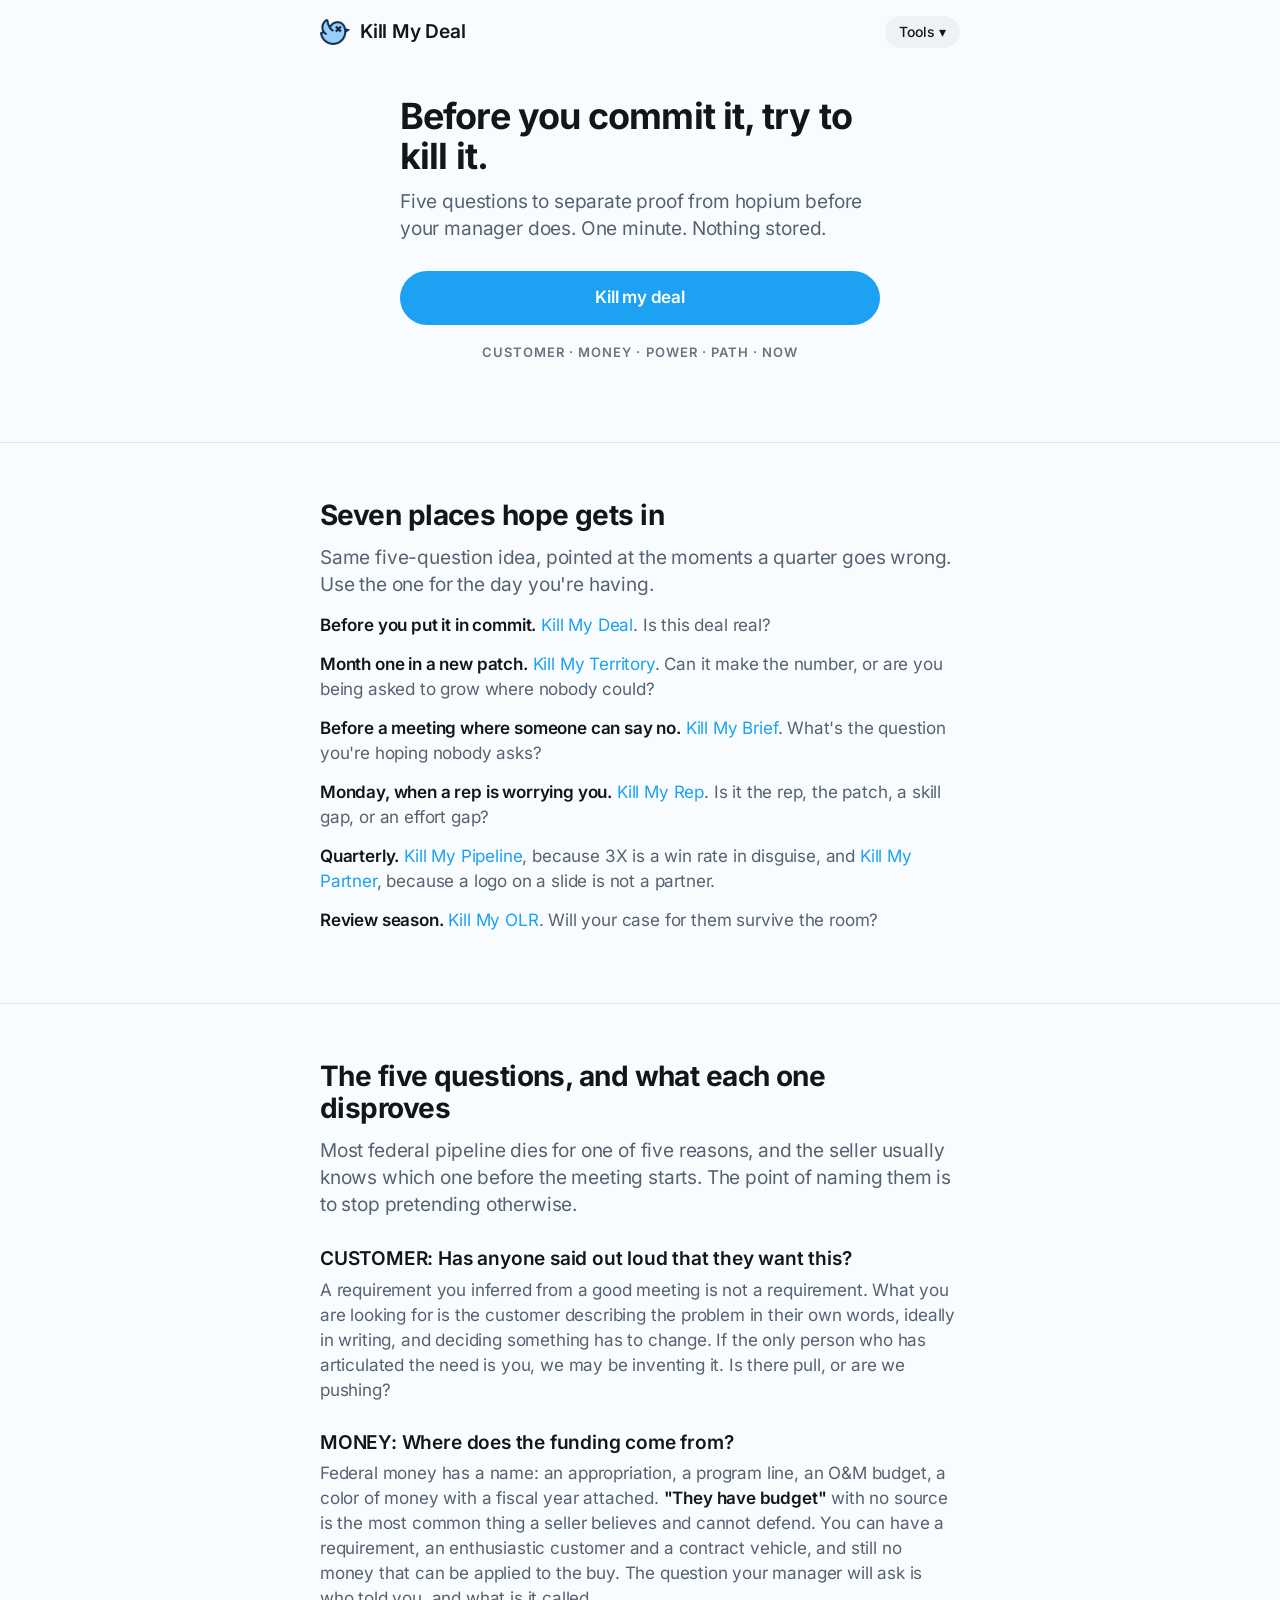
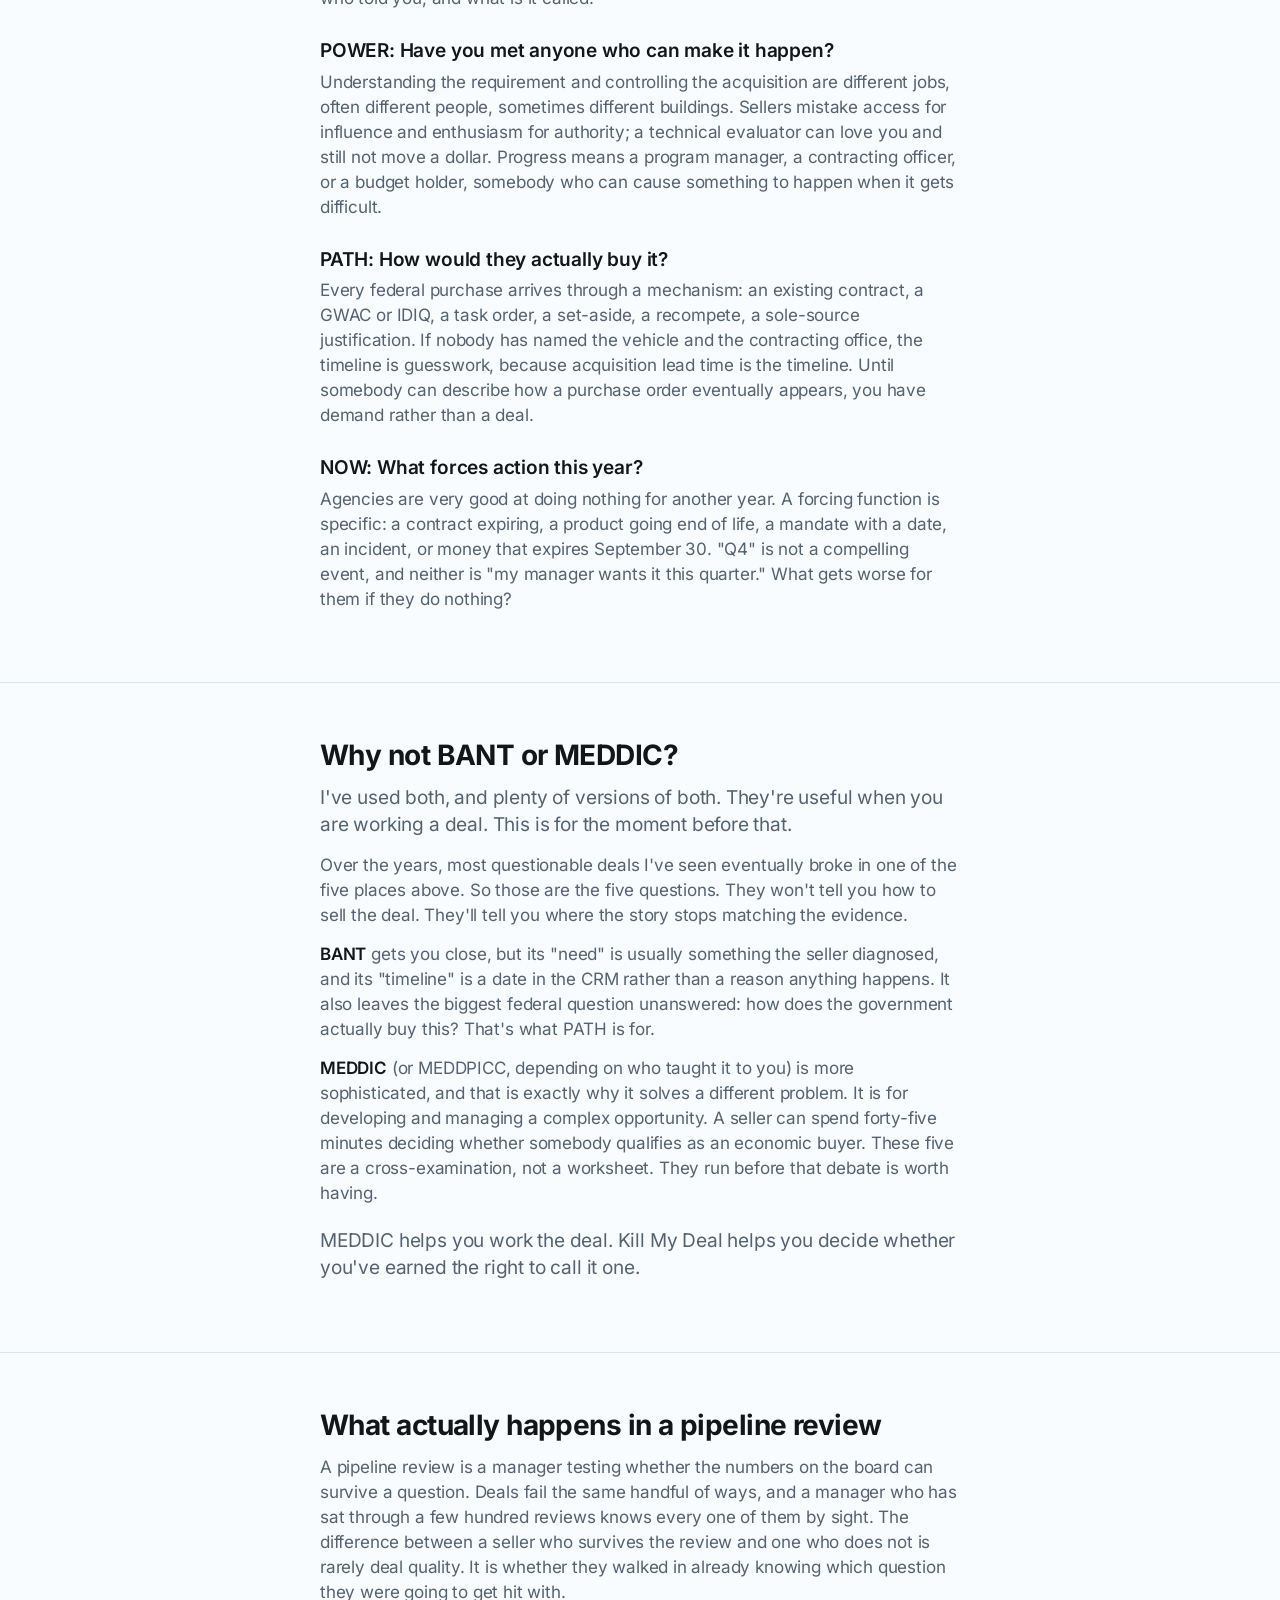
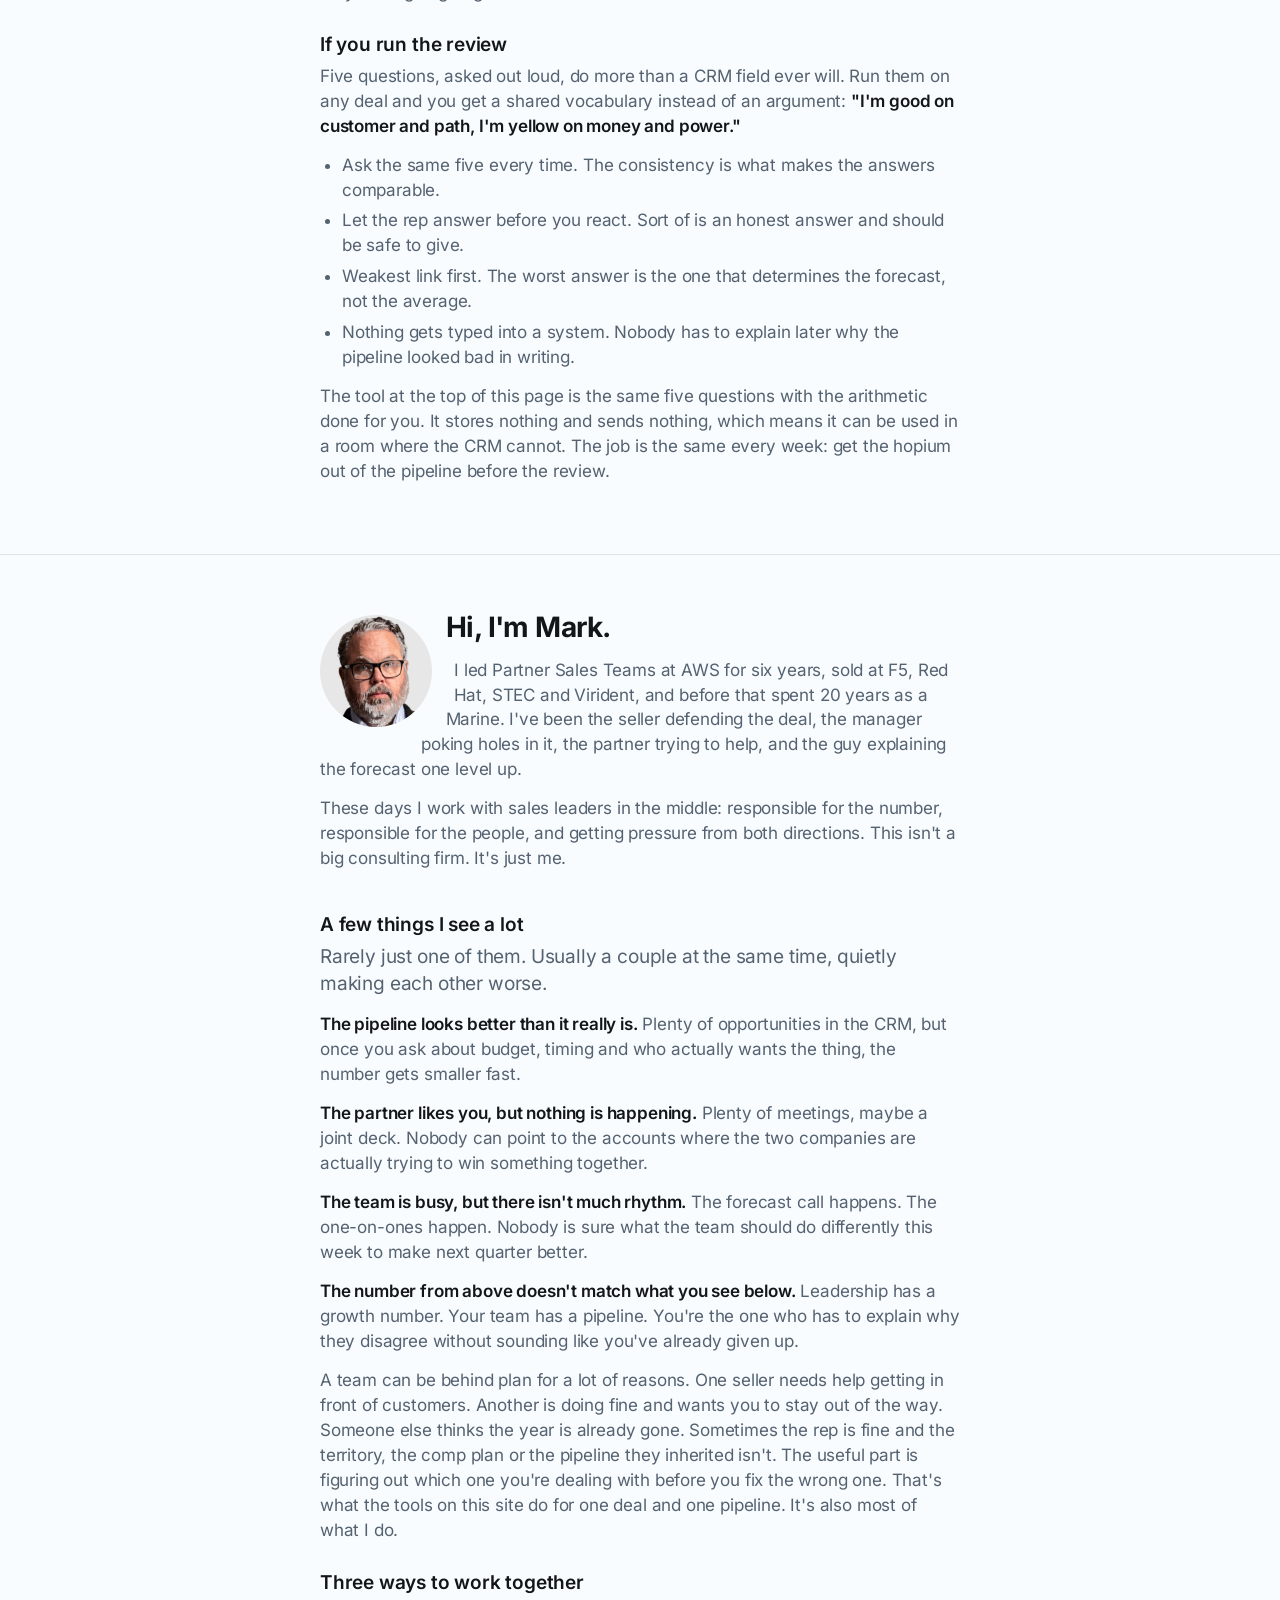
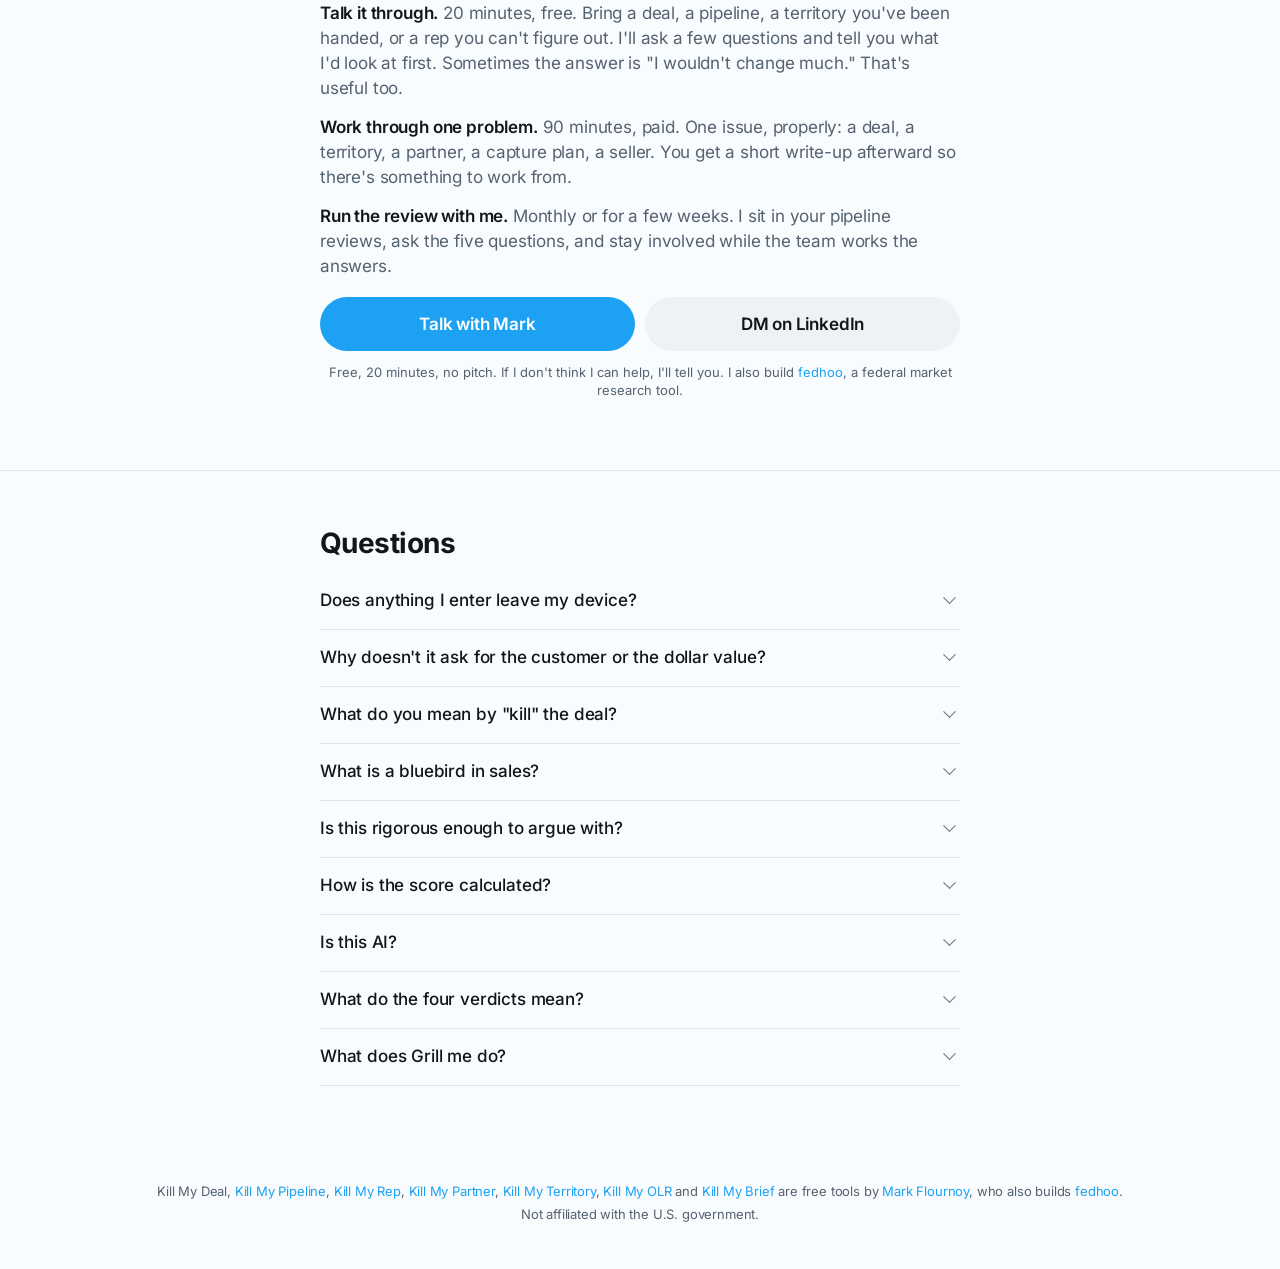
<file: index.html>
<!DOCTYPE html>
<html lang="en">
<head>
<meta charset="utf-8">
<meta name="viewport" content="width=device-width, initial-scale=1, viewport-fit=cover">
<title>Federal Sales Pipeline Review Tool | Kill My Deal</title>
<meta name="description" content="Free pipeline-review tool for federal sellers and sales managers. Five questions (customer, money, power, path, now) scored in your browser. No login, no CRM, no customer data.">
<link rel="canonical" href="https://killmydeal.com/">
<meta name="robots" content="index,follow,max-snippet:-1,max-image-preview:large">
<link rel="icon" type="image/png" sizes="64x64" href="favicon.png">
<link rel="apple-touch-icon" href="apple-touch-icon.png">
<meta property="og:type" content="website">
<meta property="og:url" content="https://killmydeal.com/">
<meta property="og:title" content="Kill My Deal: Before you commit it, try to kill it.">
<meta property="og:description" content="Five questions to find the holes before your manager does. One minute, no CRM, answers stay in your browser.">
<meta property="og:site_name" content="Kill My Deal">
<meta property="og:image" content="https://killmydeal.com/card.jpg">
<meta property="og:image:width" content="1200">
<meta property="og:image:height" content="630">
<meta property="og:image:alt" content="Kill My Deal: Before you commit it, try to kill it. Five questions: customer, money, power, path, now.">
<meta name="twitter:card" content="summary_large_image">
<meta name="twitter:title" content="Kill My Deal: Before you commit it, try to kill it.">
<meta name="twitter:description" content="Five questions to find the holes before your manager does.">
<meta name="twitter:image" content="https://killmydeal.com/card.jpg">
<meta name="twitter:image:alt" content="Kill My Deal: Before you commit it, try to kill it. Five questions: customer, money, power, path, now.">
<meta name="color-scheme" content="light dark">
<meta name="theme-color" media="(prefers-color-scheme: light)" content="#F9FCFF">
<meta name="theme-color" media="(prefers-color-scheme: dark)" content="#101418">
<script type="application/ld+json">
{
  "@context": "https://schema.org",
  "@graph": [
    {
      "@type": "WebApplication",
      "name": "Kill My Deal",
      "url": "https://killmydeal.com/",
      "applicationCategory": "BusinessApplication",
      "operatingSystem": "Any",
      "description": "Score a federal pursuit in five questions before your pipeline review. Runs entirely in the browser; no account, no CRM, no customer data.",
      "image": "https://killmydeal.com/card.jpg",
      "offers": {
        "@type": "Offer",
        "price": "0",
        "priceCurrency": "USD"
      },
      "author": {
        "@id": "https://killmydeal.com/#mark"
      }
    },
    {
      "@type": "Person",
      "@id": "https://killmydeal.com/#mark",
      "name": "Mark Flournoy",
      "jobTitle": "Federal sales advisor",
      "description": "Six years leading Federal Partner Sales at AWS; prior roles at F5, Red Hat, STEC and Virident; 20 years a Marine.",
      "url": "https://killmydeal.com/#mark",
      "knowsAbout": [
        "Federal sales",
        "Pipeline qualification",
        "Pipeline coverage",
        "Sales management cadence",
        "Partner and channel sales",
        "Federal go-to-market"
      ],
      "sameAs": [
        "https://fedhoo.com",
        "https://www.linkedin.com/in/markflournoy/"
      ]
    },
    {
      "@type": "FAQPage",
      "mainEntity": [
        {
          "@type": "Question",
          "name": "Does anything I enter leave my device?",
          "acceptedAnswer": {
            "@type": "Answer",
            "text": "Your answers stay in your browser. The scoring is JavaScript running on this page: no account, no database, no CRM connection, no API call. The site counts page views with Google Analytics, and that is all it sends. It never sends your answers, and it never sends the part of the link where a shared verdict lives. If you press Share, your five answers go into the link so you can send the result to somebody, and that is the only time they leave the page."
          }
        },
        {
          "@type": "Question",
          "name": "Why doesn't it ask for the customer or the dollar value?",
          "acceptedAnswer": {
            "@type": "Answer",
            "text": "Because it doesn't need them, and asking would make the tool unusable for anyone whose employer restricts where pipeline detail can go. Qualification is about what you can prove, not who the customer is."
          }
        },
        {
          "@type": "Question",
          "name": "What do you mean by \"kill\" the deal?",
          "acceptedAnswer": {
            "@type": "Answer",
            "text": "Trying to kill a deal means trying to disprove your own forecast before somebody else does. If it survives the five questions, you have something you can defend. If it doesn't, you know exactly what evidence is missing. You are killing assumptions, not walking away from the customer."
          }
        },
        {
          "@type": "Question",
          "name": "What is a bluebird in sales?",
          "acceptedAnswer": {
            "@type": "Answer",
            "text": "A deal nobody worked for: an inbound call, a warm introduction, a requirement that appears out of nowhere. They feel like luck, which is why they get forecast on feelings instead of facts. Most of them are dead. The five questions tell you which kind you are holding."
          }
        },
        {
          "@type": "Question",
          "name": "Is this rigorous enough to argue with?",
          "acceptedAnswer": {
            "@type": "Answer",
            "text": "It is a qualification heuristic, not a forecast model. Nobody has calibrated these weights against thousands of closed deals, and this tool has never seen your pipeline. What it does do is ask the same five questions every time, apply the same caps, and show its arithmetic, which is more consistency than most pipeline reviews manage. Use it to find the hole, not to set the number."
          }
        },
        {
          "@type": "Question",
          "name": "How is the score calculated?",
          "acceptedAnswer": {
            "@type": "Answer",
            "text": "Each answer maps to a number (yes 92, sort of 50, no 8), weighted money 26, power 22, customer 20, path 16, now 16. Three caps apply when money, power or customer is a flat no, and no deal with any no can score above 74. Thresholds: healthy from 75, hopium from 55, on life support from 35, kill it below. The number you see on the card is simpler: how many of the five you can defend, with a sort of counting as a half."
          }
        },
        {
          "@type": "Question",
          "name": "Is this AI?",
          "acceptedAnswer": {
            "@type": "Answer",
            "text": "No. It's a fixed rubric: each answer maps to a number, the numbers are weighted, three caps apply, and thresholds produce the verdict. The weights are visible in the page source. A language model given five words would invent context, and confident wrong advice is worse than none."
          }
        },
        {
          "@type": "Question",
          "name": "What do the four verdicts mean?",
          "acceptedAnswer": {
            "@type": "Answer",
            "text": "Healthy: it survived; bring the proof. Hopium: you believe it, you haven't proved it. On life support: something important is still an assumption. Kill it: this is a conversation, not a deal."
          }
        },
        {
          "@type": "Question",
          "name": "What does Grill me do?",
          "acceptedAnswer": {
            "@type": "Answer",
            "text": "It plays the manager. Three hard questions drawn from your weakest answer, one at a time, and you say honestly whether you can answer each one. If you cannot answer two of three about the money, that deal does not belong in commit yet. Better to learn that here than in the meeting."
          }
        }
      ]
    }
  ]
}
</script>
<link rel="stylesheet" href="kmd.css">
<script src="analytics.js" defer></script>
</head>
<body>

<div class="wrap">
  <header class="appbar">
    <button class="logo" id="logoHome" aria-label="Kill My Deal, start over"><picture><source srcset="bird-sm-dark.png" media="(prefers-color-scheme: dark)"><img class="brandmark" src="bird-sm.png" alt="" width="38" height="32"></picture> Kill My Deal</button>
    <details class="menu"><summary><span class="chip">Tools ▾</span></summary><div class="menu-list"><div class="menu-group">For sellers</div><a href="/" class="current">Kill My Deal<small>Before you put it in commit</small></a><a href="/territory/">Kill My Territory<small>Month one in a new patch</small></a><div class="menu-group">For managers</div><a href="/pipeline/">Kill My Pipeline<small>Quarterly, before the review</small></a><a href="/rep/">Kill My Rep<small>When a rep is worrying you</small></a><a href="/partner/">Kill My Partner<small>Before you renew the partnership</small></a><a href="/olr/">Kill My OLR<small>Review season</small></a><div class="menu-group">For anyone</div><a href="/brief/">Kill My Brief<small>Before a meeting where someone can say no</small></a></div></details>
  </header>
  <div id="screen" aria-live="polite">
    <h1>Before you commit it, try to kill it.</h1>
    <p class="dek">Five questions to separate proof from hopium before your manager does.
      One minute. Nothing stored.</p>
    <button class="btn btn-primary btn-lg btn-full" id="prep" type="button">Kill my deal</button>
    <p class="pillars">Customer · Money · Power · Path · Now</p></div>
</div>

<section class="band" id="tools" aria-labelledby="tools-h">
  <div class="band-inner">
    <h2 id="tools-h">Seven places hope gets in</h2>
    <p class="lede">Same five-question idea, pointed at the moments a quarter goes wrong. Use the one for the day you're having.</p>
    <p><strong>Before you put it in commit.</strong> <a href="/">Kill My Deal</a>. Is this deal real?</p>
    <p><strong>Month one in a new patch.</strong> <a href="/territory/">Kill My Territory</a>. Can it make the number, or are
      you being asked to grow where nobody could?</p>
    <p><strong>Before a meeting where someone can say no.</strong> <a href="/brief/">Kill My Brief</a>. What's the question
      you're hoping nobody asks?</p>
    <p><strong>Monday, when a rep is worrying you.</strong> <a href="/rep/">Kill My Rep</a>. Is it the rep, the patch, a
      skill gap, or an effort gap?</p>
    <p><strong>Quarterly.</strong> <a href="/pipeline/">Kill My Pipeline</a>, because 3X is a win rate in disguise, and
      <a href="/partner/">Kill My Partner</a>, because a logo on a slide is not a partner.</p>
    <p><strong>Review season.</strong> <a href="/olr/">Kill My OLR</a>. Will your case for them survive the room?</p>
  </div>
</section>

<section class="band" id="how" aria-labelledby="how-h">
  <div class="band-inner">
    <h2 id="how-h">The five questions, and what each one disproves</h2>
    <p class="lede">Most federal pipeline dies for one of five reasons, and the seller usually knows which
      one before the meeting starts. The point of naming them is to stop pretending otherwise.</p>
    <h3>CUSTOMER: Has anyone said out loud that they want this?</h3>
    <p>A requirement you inferred from a good meeting is not a requirement. What you are looking for is the
      customer describing the problem in their own words, ideally in writing, and deciding something has to
      change. If the only person who has articulated the need is you, we may be inventing it. Is there pull,
      or are we pushing?</p>
    <h3>MONEY: Where does the funding come from?</h3>
    <p>Federal money has a name: an appropriation, a program line, an O&amp;M budget, a color of money with a
      fiscal year attached. <strong>"They have budget"</strong> with no source is the most common thing a
      seller believes and cannot defend. You can have a requirement, an enthusiastic customer and a contract
      vehicle, and still no money that can be applied to the buy. The question your manager will ask is who
      told you, and what is it called.</p>
    <h3>POWER: Have you met anyone who can make it happen?</h3>
    <p>Understanding the requirement and controlling the acquisition are different jobs, often different
      people, sometimes different buildings. Sellers mistake access for influence and enthusiasm for
      authority; a technical evaluator can love you and still not move a dollar. Progress means a program
      manager, a contracting officer, or a budget holder, somebody who can cause something to happen when
      it gets difficult.</p>
    <h3>PATH: How would they actually buy it?</h3>
    <p>Every federal purchase arrives through a mechanism: an existing contract, a GWAC or IDIQ, a task order,
      a set-aside, a recompete, a sole-source justification. If nobody has named the vehicle and the
      contracting office, the timeline is guesswork, because acquisition lead time is the timeline. Until
      somebody can describe how a purchase order eventually appears, you have demand rather than a deal.</p>
    <h3>NOW: What forces action this year?</h3>
    <p>Agencies are very good at doing nothing for another year. A forcing function is specific: a contract
      expiring, a product going end of life, a mandate with a date, an incident, or money that expires
      September 30. "Q4" is not a compelling event, and neither is "my manager wants it this quarter."
      What gets worse for them if they do nothing?</p>
  </div>
</section>

<section class="band" id="why" aria-labelledby="why-h">
  <div class="band-inner">
    <h2 id="why-h">Why not BANT or MEDDIC?</h2>
    <p class="lede">I've used both, and plenty of versions of both. They're useful when you are working a
      deal. This is for the moment before that.</p>
    <p>Over the years, most questionable deals I've seen eventually broke in one of the five places above.
      So those are the five questions. They won't tell you how to sell the deal. They'll tell you where the
      story stops matching the evidence.</p>
    <p><strong>BANT</strong> gets you close, but its "need" is usually something the seller diagnosed, and
      its "timeline" is a date in the CRM rather than a reason anything happens. It also leaves the biggest
      federal question unanswered: how does the government actually buy this? That's what PATH is for.</p>
    <p><strong>MEDDIC</strong> (or MEDDPICC, depending on who taught it to you) is more sophisticated, and
      that is exactly why it solves a different problem. It is for developing and managing a complex
      opportunity. A seller can spend forty-five minutes deciding whether somebody qualifies as an economic
      buyer. These five are a cross-examination, not a worksheet. They run before that debate is worth
      having.</p>
    <p class="lede" style="margin-top:22px;">MEDDIC helps you work the deal. Kill My Deal helps you decide
      whether you've earned the right to call it one.</p>
  </div>
</section>

<section class="band" id="review" aria-labelledby="review-h">
  <div class="band-inner">
    <h2 id="review-h">What actually happens in a pipeline review</h2>
    <p>A pipeline review is a manager testing whether the numbers on the board can survive a question. Deals fail the same handful of ways, and a manager who has sat through a few
      hundred reviews knows every one of them by sight. The difference between a seller who survives the
      review and one who does not is rarely deal quality. It is whether they walked in already knowing
      which question they were going to get hit with.</p>
    <h3>If you run the review</h3>
    <p>Five questions, asked out loud, do more than a CRM field ever will. Run them on any deal and you get
      a shared vocabulary instead of an argument: <strong>"I'm good on customer and path, I'm yellow on
      money and power."</strong></p>
    <ul>
      <li>Ask the same five every time. The consistency is what makes the answers comparable.</li>
      <li>Let the rep answer before you react. Sort of is an honest answer and should be safe to give.</li>
      <li>Weakest link first. The worst answer is the one that determines the forecast, not the average.</li>
      <li>Nothing gets typed into a system. Nobody has to explain later why the pipeline looked bad in writing.</li>
    </ul>
    <p>The tool at the top of this page is the same five questions with the arithmetic done for you. It
      stores nothing and sends nothing, which means it can be used in a room where the CRM cannot. The
      job is the same every week: get the hopium out of the pipeline before the review.</p>
  </div>
</section>

<section class="band" id="mark" aria-labelledby="mark-h">
  <div class="band-inner">
    <div class="who">
      <img src="mark.jpg" alt="Mark Flournoy" width="120" height="120" loading="lazy" decoding="async"
           onerror="this.remove();">
        <h2 id="mark-h">Hi, I'm Mark.</h2>
        <p>I led Partner Sales Teams at AWS for six years, sold at F5, Red Hat, STEC and Virident, and
          before that spent 20 years as a Marine. I've been the seller defending the deal, the manager
          poking holes in it, the partner trying to help, and the guy explaining the forecast one level up.</p>
        <p>These days I work with sales leaders in the middle: responsible for the number, responsible for
          the people, and getting pressure from both directions. This isn't a big consulting firm. It's just me.</p>
    </div>

    <h3>A few things I see a lot</h3>
    <p class="lede">Rarely just one of them. Usually a couple at the same time, quietly making each other worse.</p>
    <p><strong>The pipeline looks better than it really is.</strong> Plenty of opportunities in the CRM, but once
      you ask about budget, timing and who actually wants the thing, the number gets smaller fast.</p>
    <p><strong>The partner likes you, but nothing is happening.</strong> Plenty of meetings, maybe a joint deck.
      Nobody can point to the accounts where the two companies are actually trying to win something together.</p>
    <p><strong>The team is busy, but there isn't much rhythm.</strong> The forecast call happens. The one-on-ones
      happen. Nobody is sure what the team should do differently this week to make next quarter better.</p>
    <p><strong>The number from above doesn't match what you see below.</strong> Leadership has a growth number.
      Your team has a pipeline. You're the one who has to explain why they disagree without sounding like
      you've already given up.</p>
    <p>A team can be behind plan for a lot of reasons. One seller needs help getting in front of customers.
      Another is doing fine and wants you to stay out of the way. Someone else thinks the year is already
      gone. Sometimes the rep is fine and the territory, the comp plan or the pipeline they inherited isn't.
      The useful part is figuring out which one you're dealing with before you fix the wrong one. That's what
      the tools on this site do for one deal and one pipeline. It's also most of what I do.</p>

    <h3>Three ways to work together</h3>
    <p><strong>Talk it through.</strong> 20 minutes, free. Bring a deal, a pipeline, a territory you've
      been handed, or a rep you can't figure out. I'll ask a few questions and tell you what I'd look at first. Sometimes the answer is "I wouldn't
      change much." That's useful too.</p>
    <p><strong>Work through one problem.</strong> 90 minutes, paid. One issue, properly: a deal, a territory,
      a partner, a capture plan, a seller. You get a short write-up afterward so there's something to work from.</p>
    <p><strong>Run the review with me.</strong> Monthly or for a few weeks. I sit in your pipeline reviews,
      ask the five questions, and stay involved while the team works the answers.</p>
    <div class="btn-row">
      <a class="btn btn-primary btn-lg" href="https://calendly.com/markflournoy/chat-with-mark?utm_source=killmydeal&amp;utm_medium=page&amp;utm_content=consulting" target="_blank" rel="noopener">Talk with Mark</a>
      <a class="btn btn-lg" href="https://www.linkedin.com/in/markflournoy/" target="_blank" rel="noopener">DM on LinkedIn</a>
    </div>
    <p class="fine" style="text-align:center;margin-top:12px;">Free, 20 minutes, no pitch. If I don't think I can help, I'll tell you.
      I also build <a href="https://fedhoo.com" target="_blank" rel="noopener">fedhoo</a>, a federal market research tool.</p>
  </div>
</section>

<section class="band" id="faq" aria-labelledby="faq-h">
  <div class="band-inner">
    <h2 id="faq-h">Questions</h2>
    <details class="exp"><summary>Does anything I enter leave my device?</summary>
      <div class="body">Your answers stay in your browser. The scoring is JavaScript running on this page:
        no account, no database, no CRM connection, no API call. The site counts page views with Google
        Analytics, and that is all it sends. It never sends your answers, and it never sends the part of
        the link where a shared verdict lives. If you press Share, your five answers go into the link so
        you can send the result to somebody, and that is the only time they leave the page.</div></details>
    <details class="exp"><summary>Why doesn't it ask for the customer or the dollar value?</summary>
      <div class="body">Because it doesn't need them, and asking would make the tool unusable for anyone whose
        employer restricts where pipeline detail can go. Qualification is about what you can prove, not who the
        customer is.</div></details>
    <details class="exp"><summary>What do you mean by "kill" the deal?</summary>
      <div class="body">Trying to kill a deal means trying to disprove your own forecast before somebody
        else does. If it survives the five questions, you have something you can defend. If it doesn't,
        you know exactly what evidence is missing. You are killing assumptions, not walking away from
        the customer.</div></details>
    <details class="exp"><summary>What is a bluebird in sales?</summary>
      <div class="body">A deal nobody worked for: an inbound call, a warm introduction, a requirement that appears
        out of nowhere. They feel like luck, which is why they get forecast on feelings instead of facts.
        Most of them are dead. The five questions tell you which kind you are holding.</div></details>
    <details class="exp"><summary>Is this rigorous enough to argue with?</summary>
      <div class="body">It is a qualification heuristic, not a forecast model. Nobody has calibrated these
        weights against thousands of closed deals, and this tool has never seen your pipeline. What it
        does do is ask the same five questions every time, apply the same caps, and show its arithmetic,
        which is more consistency than most pipeline reviews manage. Use it to find the hole, not to set
        the number.</div></details>
    <details class="exp"><summary>How is the score calculated?</summary>
      <div class="body">Each answer maps to a number (yes 92, sort of 50, no 8), weighted money 26, power 22,
        customer 20, path 16, now 16. Three caps apply when money, power or customer is a flat no, and no deal
        with any no can score above 74. Thresholds: healthy from 75, hopium from 55, on life support from 35,
        kill it below. The number you see on the card is simpler: how many of the five you can
        defend, with a sort of counting as a half.</div></details>
    <details class="exp"><summary>Is this AI?</summary>
      <div class="body">No. It's a fixed rubric: each answer maps to a number, the numbers are weighted, three caps
        apply, and thresholds produce the verdict. The weights are visible in the page source. A language model
        given five words would invent context, and confident wrong advice is worse than none.</div></details>
    <details class="exp"><summary>What do the four verdicts mean?</summary>
      <div class="body"><strong>Healthy:</strong> it survived; bring the proof.
        <strong>Hopium:</strong> you believe it, you haven't proved it.
        <strong>On life support:</strong> something important is still an assumption.
        <strong>Kill it:</strong> this is a conversation, not a deal.</div></details>
    <details class="exp"><summary>What does Grill me do?</summary>
      <div class="body">It plays the manager. Three hard questions drawn from your weakest answer, one at a
        time, and you say honestly whether you can answer each one. If you cannot answer two of three
        about the money, that deal does not belong in commit yet. Better to learn that here than in
        the meeting.</div></details>
  </div>
</section>

<footer class="sitefoot">
  <p>Kill My Deal, <a href="/pipeline/">Kill My Pipeline</a>, <a href="/rep/">Kill My Rep</a>,
    <a href="/partner/">Kill My Partner</a>, <a href="/territory/">Kill My Territory</a>,
    <a href="/olr/">Kill My OLR</a> and <a href="/brief/">Kill My Brief</a> are free tools by
    <a href="https://www.linkedin.com/in/markflournoy/" target="_blank" rel="noopener">Mark Flournoy</a>,
    who also builds <a href="https://fedhoo.com" target="_blank" rel="noopener">fedhoo</a>.</p>
  <p>Not affiliated with the U.S. government.</p>
</footer>
<script>
'use strict';

const esc = (s) => String(s == null ? '' : s).replace(/&/g,'&amp;').replace(/</g,'&lt;').replace(/>/g,'&gt;');
const kmd = (n) => { if (typeof window.kmd === 'function') window.kmd(n); else (window.kmdQ = window.kmdQ || []).push(n); };
const el = () => document.getElementById('screen');
// Every screen change fades up. Re-trigger the animation by toggling the class.
const show = (html) => { const e = el(); e.classList.remove('enter'); e.innerHTML = html; void e.offsetWidth; e.classList.add('enter'); focusScreen(e); };

/* ── Five things ── */
const P = [
  { k:'customer', n:'CUSTOMER', short:'Do they actually want this?',
    q:'Has the customer actually said they want to solve this?', w:20 },
  { k:'money', n:'MONEY', short:'Is there actually funding?',
    q:'Do you know where the money comes from?', w:26 },
  { k:'power', n:'POWER', short:'Are you connected to someone who can make it happen?',
    q:'Are you talking to someone who can make this happen?', w:22 },
  { k:'path', n:'PATH', short:'Do you know how they buy?',
    q:'Do you know how they will buy it?', w:16 },
  { k:'now', n:'NOW', short:'Is something forcing action?',
    q:'Is there a real reason this happens now?', w:16 },
];
const VAL = { yes:92, sort:50, no:8 };

/* the three questions a manager asks when a pillar is soft */
const GRILL = {
  customer: ['What has the customer actually done that proves they intend to buy?',
             'Who said they want this, and what exactly did they say?',
             'What happens to them if they do nothing?'],
  money: ['Who exactly has told you the money is available?',
          'What budget does it come out of?',
          'What happens to your date if the funding slips a quarter?'],
  power: ['Who have you met who can actually move this forward?',
          'Who signs, and have you ever been in a room with them?',
          'Who inside is telling you things you did not have to ask for?'],
  path: ['How would they award this, and through which contracting office?',
         'What vehicle would it go through, and are you on it?',
         'Who else can they buy this from more easily than you?'],
  now: ['What is forcing them to act this year instead of next?',
        'What is the next dated step in their process?',
        'Who owns that date on their side?'],
};

const FIX = {
  customer:'Get the customer to say the problem out loud, in their words.',
  money:'Get one person at the customer to name the funding line this week.',
  power:'Get one meeting above your current contact.',
  path:'Ask which contracting office and vehicle they would use.',
  now:'Find the deadline: expiring contract, end of life, mandate, or budget year.',
};

/* ── Sharing ── */
const CODE = { yes:'y', sort:'s', no:'n' };
const DECODE = { y:'yes', s:'sort', n:'no' };
const encodeAnswers = () => P.map(p => CODE[answers[p.k]]).join('');
function readHash() {
  const h = (location.hash || '').replace('#', '').toLowerCase();
  if (!/^[ysn]{5}$/.test(h)) return null;
  const a = {};
  P.forEach((p, i) => { a[p.k] = DECODE[h[i]]; });
  return a;
}
function shareLink() {
  const base = location.origin && location.origin !== 'null'
    ? location.origin + location.pathname : 'https://killmydeal.com/';
  return base + '#' + encodeAnswers();
}

/* ── The Ask ── */
// Calendly prefill: a1 answers the first question on the booking form.
// Multiples and words only. Never a name, never a dollar figure.
function bookLink(medium, note) {
  return 'https://calendly.com/markflournoy/chat-with-mark?utm_source=killmydeal&utm_medium=' + medium + '&utm_content=after_score&a1=' + encodeURIComponent(note);
}
function bookNote(s) { return `Kill My Deal: ${s.label.toLowerCase()}, ${s.provenText}, weakest ${s.weak.n.toLowerCase()}.`; }
function dmText(s) {
  const w = s.weak.n;
  const v = s.label[0] + s.label.slice(1).toLowerCase();
  return `Mark, just ran a deal through Kill My Deal. ${v}, ${s.provenText}, weakest is ${w.toLowerCase()}: ${GRILL[s.weak.k][0].toLowerCase()} `
       + `I don't have a good answer yet. Worth 20 minutes?`;
}
function dmGrillText(s, missed) {
  const w = s.weak.n;
  return `Mark, ran a deal through Kill My Deal and could not answer ${missed} of your 3 ${w.toLowerCase()} questions. `
       + `Verdict was ${s.label.toLowerCase()}. Want to tell me what you'd go do first?`;
}
// writeText returns a promise, so a synchronous try/catch misses permission
// failures and the button lies about having copied. Every copy path goes
// through this and reports what actually happened.
// Copy runs synchronously inside the click, through a hidden textarea, so it
// cannot lose the race with focus. The async clipboard API is the fallback,
// not the other way round: navigator.clipboard.writeText rejects the moment
// the document is not focused, which is exactly what opening LinkedIn does.
function copyText(text) {
  try {
    const ta = document.createElement('textarea');
    ta.value = text; ta.setAttribute('readonly', ''); ta.style.cssText = 'position:fixed;top:0;left:0;opacity:0;font-size:16px;';
    document.body.appendChild(ta);
    if (/iP(hone|ad|od)/.test(navigator.userAgent)) {   // iOS Safari needs a real range
      ta.contentEditable = 'true'; ta.readOnly = false;
      const r = document.createRange(); r.selectNodeContents(ta);
      const sel = window.getSelection(); sel.removeAllRanges(); sel.addRange(r);
      ta.setSelectionRange(0, text.length);
    } else { ta.select(); }
    const ok = document.execCommand('copy');
    document.body.removeChild(ta);
    if (ok) return Promise.resolve();
  } catch (e) {}
  if (navigator.clipboard && navigator.clipboard.writeText) return navigator.clipboard.writeText(text);
  return Promise.reject(new Error('no clipboard'));
}
// Button feedback is always short enough to fit the pill.
function copyDM(btn, text) {
  kmd('dm_copy');
  copyText(text)
    .then(() => {
      btn.textContent = 'Copied ✓';
      window.open('https://www.linkedin.com/in/markflournoy/', '_blank', 'noopener');
    })
    .catch(() => { btn.textContent = "Couldn't copy"; selectPreview(btn); });
}
// Tapping the preview selects it, so a manual copy is one gesture.
function selectPreview(near) {
  const pv = (near && near.parentElement && near.parentElement.querySelector('.preview')) || document.querySelector('.preview');
  if (!pv) return;
  const r = document.createRange(); r.selectNodeContents(pv);
  const sel = window.getSelection(); sel.removeAllRanges(); sel.addRange(r);
}

const DIAL = { yes:'●', sort:'◐', no:'○' };
const dials = () => P.map(p => DIAL[answers[p.k]]).join(' ');
function shareBlock(s) {
  // Shapes rather than coloured squares: emoji colours belong to whatever
  // platform renders them, and red-versus-green is invisible to a colourblind
  // reader. These inherit the message's own text colour anywhere they land.
  return `Kill My Deal · ${s.label}\n${s.meta}\n`
       + `${dials()}\n`
       + `${P.map(p => p.n).join(' · ')}\n\n`
       + `${s.attack}\n`
       + shareLink();
}

function score(a) {
  const v = (k) => VAL[a[k]];
  let total = Math.round(P.reduce((s,p) => s + v(p.k) * p.w, 0) / P.reduce((s,p) => s + p.w, 0));
  const caps = [];
  if (a.money === 'no') { caps.push("you can't say where the money comes from"); total = Math.min(total, 55); }
  if (a.power === 'no') { caps.push("you haven't reached anyone who can act"); total = Math.min(total, 60); }
  if (a.customer === 'no') { caps.push("the customer hasn't confirmed they intend to act"); total = Math.min(total, 45); }
  // Invariant: a single flat NO anywhere keeps a deal out of HEALTHY. Without
  // this, YES on everything but PATH scored 79 and read "nothing obvious to
  // attack" while PATH showed NO on the same screen.
  if (P.some(p => a[p.k] === 'no')) {
    const named = P.filter(p => a[p.k] === 'no').map(p => p.n.toLowerCase()).join(' and ');
    if (total > 74) caps.push(`you answered no on ${named}`);
    total = Math.min(total, 74);
  }
  const label = total >= 75 ? ['HEALTHY','ready'] :
                total >= 55 ? ['HOPIUM','proof'] :
                total >= 35 ? ['ON LIFE SUPPORT','prove'] : ['KILL IT','dont'];
  
  const ranked = [...P].map(p => ({ ...p, v:v(p.k) }))
    .sort((x,y) => x.v - y.v || (y.k === 'money') - (x.k === 'money'));
  const weak = ranked[0];
  const proven = P.reduce((n, p) => n + (a[p.k] === 'yes' ? 1 : a[p.k] === 'sort' ? .5 : 0), 0);
  const provenText = (proven % 1 ? Math.floor(proven) + '½' : String(proven)) + ' of 5 proven';
  const meta = provenText + '. Weakest: ' + weak.n.toLowerCase() + '.';
  
  const POWER_ATTACKS = [
    "You are best friends with someone who can't spend a single dollar.",
    "Your champion is a tour guide, not a buyer.",
    "Your contact can say no, but they have zero power to say yes.",
    "A technical evaluator can love you and still not move a dime.",
    "You are confusing a fan club with purchasing authority."
  ];

  const ATTACK = {
    customer:'You are the only person in the room who thinks this is a requirement.',
    money:'Your boss is going to come after the money.',
    power: POWER_ATTACKS[Math.floor(Math.random() * POWER_ATTACKS.length)],
    path:'Nobody has said how this actually gets bought.',
    now:'Nothing is forcing them to act, so nothing will.',
  };
  const SUB = {
    HEALTHY:'It survived. Bring the proof.',
    HOPIUM:"You believe it. You haven't proved it.",
    'ON LIFE SUPPORT':"Something important is still an assumption. Don't carry the date yet.",
    'KILL IT':'This is a conversation, not a deal.',
  };
  const moves = ranked.filter(r => a[r.k] !== 'yes').slice(0, 3).map(r => FIX[r.k]);
  return { total, label:label[0], cls:label[1], weak, caps, ranked, moves,
           attack: total >= 75 ? 'Nothing obvious to attack. Bring the proof anyway.' : ATTACK[weak.k],
           sub: SUB[label[0]], proven, provenText, meta };
}

/* ── state ── */
let answers = {}, grillStep = 0, grillOuch = 0, lastScore = null;
// Clearing answers must also clear a shared hash, or a fresh run inherits someone else's verdict on reload.
const clearHash = () => { try { history.replaceState(history.state, '', location.pathname); } catch {} };
/* ── shared behaviors: history, focus, native share, menu ── */
let restoring = false;
// Each screen is a history entry, so the phone's back gesture steps back a screen instead of leaving.
function nav(st) {
  if (restoring) return;
  const cur = history.state && history.state.kmd;
  const same = cur && JSON.stringify(cur) === JSON.stringify(st);
  try { (same ? history.replaceState : history.pushState).call(history, { kmd: st }, '', location.href); } catch {}
}
// Focus the new screen's heading so keyboard and screen-reader users land where the content is.
function focusScreen(e) {
  const f = e.querySelector('.question') || e.querySelector('.question-lg') || e.querySelector('.verdict') || e.querySelector('h1');
  if (f) { f.setAttribute('tabindex', '-1'); try { f.focus({ preventScroll: true }); } catch {} }
}
// On a phone, Share opens the share sheet (Slack, Teams, Messages). Elsewhere it copies.
function shareOut(btn, block, title) {
  const lines = block.split('\n'); const url = lines[lines.length - 1]; const text = lines.slice(0, -1).join('\n').trim();
  const touch = window.matchMedia && matchMedia('(pointer: coarse)').matches;
  const copy = () => copyText(block).then(() => { btn.textContent = 'Copied ✓'; }).catch(() => { btn.textContent = "Couldn't copy"; });
  if (navigator.share && touch) {
    navigator.share({ title, text, url }).then(() => { btn.textContent = 'Shared ✓'; }).catch((e) => { if (!e || e.name !== 'AbortError') copy(); });
  } else copy();
}
document.addEventListener('click', (e) => { document.querySelectorAll('details.menu[open]').forEach(d => { if (!d.contains(e.target)) d.open = false; }); });
document.addEventListener('keydown', (e) => { if (e.key === 'Escape') document.querySelectorAll('details.menu[open]').forEach(d => { d.open = false; d.querySelector('summary').focus(); }); });


/* ── screens ── */
function intro() { show(INTRO_HTML); document.getElementById('prep').onclick = () => ask(0); }
function home() {
  nav(['h']);
  answers = {}; clearHash();
  show(INTRO_HTML);
  document.getElementById('prep').onclick = () => ask(0);
  window.scrollTo({ top: 0 });
}

function ask(i) {
  if (i === 0 && !answers.customer) kmd('start');
  nav(['q', i]);
  const p = P[i];
  show(`
    <div class="progress" role="progressbar" aria-valuemin="0" aria-valuemax="${P.length}" aria-valuenow="${i + 1}">${P.map((_, j) => `<i class="${j <= i ? 'done' : ''}"></i>`).join('')}</div>
    <span class="overline">${p.n} · question ${i + 1} of ${P.length}</span>
    <div class="question">${esc(p.q)}</div>
    <div class="choice-group" role="group" aria-label="${esc(p.q)}">
      <button class="choice" data-v="yes" type="button">Yes</button>
      <button class="choice" data-v="sort" type="button">Sort of</button>
      <button class="choice" data-v="no" type="button">No</button>
    </div>
    ${i > 0 ? '<button class="btn btn-text" id="back" type="button">← Back</button>' : ''}`);
  el().querySelectorAll('.choice').forEach(b => b.onclick = () => {
    answers[p.k] = b.dataset.v;
    if (i < P.length - 1) setTimeout(() => ask(i + 1), 120);
    else setTimeout(result, 120);
  });
  const bk = document.getElementById('back');
  if (bk) bk.onclick = () => history.back();
  window.scrollTo({ top:0 });
}

function plainWhy(s) {
  const soft = P.filter(p => answers[p.k] !== 'yes').map(p => p.n.toLowerCase());
  const firm = P.filter(p => answers[p.k] === 'yes').map(p => p.n.toLowerCase());
  const cap = (t) => t.charAt(0).toUpperCase() + t.slice(1);
  const bits = [];
  if (soft.length) bits.push(cap(`${soft.slice(0, 2).join(' and ')} ${soft.length > 1 ? "aren't" : "isn't"} proven yet`));
  if (firm.length) bits.push(cap(`${firm[0]} is your strongest signal`));
  let out = bits.join('. ') + '.';
  if (s.caps.length) out += ` Score capped because ${s.caps[0]}.`;
  return out;
}

function result(shared) {
  const s = score(answers);
  lastScore = s;
  nav(['r']);
  kmd(shared ? 'verdict_shared' : 'verdict');

  try { 
    if (s.total >= 75) navigator.vibrate(50);
    else if (s.total <= 35) navigator.vibrate([100, 50, 100, 50, 200]); 
  } catch {}

  const firstMove = s.moves[0] || 'Bring the proof you already have and defend the date.';
  show(`
    ${shared ? `<div class="banner">Someone sent you this verdict.
      <button id="runMine" type="button">Run your own →</button></div>` : ''}
    <div class="verdict verdict-${s.cls}">
      <div class="verdict-word">${s.label}</div>
      <div class="verdict-meta">${esc(s.meta)}</div>
      <div class="verdict-attack">${esc(s.attack)}</div>
      ${s.sub ? `<div class="verdict-sub">${esc(s.sub)}</div>` : ''}
    </div>

    <div class="list" aria-label="Your answers">
      ${P.map(p => `<div class="list-item compact">
        <span class="headline">${p.n}</span>
        <span class="trailing${answers[p.k] === 'no' ? ' v-no' : ''}">${answers[p.k] === 'sort' ? 'Sort of' : answers[p.k] === 'yes' ? 'Yes' : 'No'}</span>
      </div>`).join('')}
    </div>

    <div class="card">
      <span class="overline">${s.total >= 75 ? 'They will still ask' : 'Be ready for'}</span>
      <p class="lede">“${esc(GRILL[s.weak.k][0])}”</p>
      <span class="overline" style="margin-top:16px;">Do this first</span>
      <p class="lede">${esc(firstMove)}</p>
    </div>

    <button class="btn btn-primary btn-lg btn-full" id="grill" type="button" style="margin-top:20px;">Grill me</button>
    <div class="btn-row center" style="margin-top:8px;">
      <button class="btn btn-text" id="copy" type="button">Share</button>
      <button class="btn btn-text" id="again" type="button">Start over</button>
    </div>`);

  document.getElementById('grill').onclick = () => { kmd('grill'); grillStep = 0; grillOuch = 0; grill(); };
  document.getElementById('again').onclick = () => { answers = {}; clearHash(); ask(0); };
  const rm = document.getElementById('runMine');
  if (rm) rm.onclick = () => { answers = {}; clearHash(); ask(0); };
  
  document.getElementById('copy').onclick = (e) => {
    const btn = e.currentTarget;
    // Sharing is the one moment the verdict is allowed into the address bar.
    try { history.replaceState(null, '', '#' + encodeAnswers()); } catch {}
    kmd('share');
    shareOut(btn, shareBlock(s), 'Kill My Deal');
  };
  
  mountMark();
  window.scrollTo({ top:0 });
}

/* ── boss mode ── */
function grill() {
  const qs = GRILL[lastScore.weak.k];
  if (grillStep >= 3) return grillDone();
  nav(['g', grillStep, grillOuch]);
  show(`
    <div class="progress" role="progressbar" aria-valuemin="0" aria-valuemax="3" aria-valuenow="${grillStep + 1}">${[0,1,2].map(j => `<i class="${j <= grillStep ? 'done' : ''}"></i>`).join('')}</div>
    <span class="overline">Your manager · question ${grillStep + 1} of 3</span>
    <div class="question-lg">“${esc(qs[grillStep])}”</div>
    <div class="choice-group" role="group" aria-label="Can you answer this?">
      <button class="choice" data-v="ok" type="button">I can answer that</button>
      <button class="choice" data-v="ouch" type="button">Ouch</button>
    </div>`);
  el().querySelectorAll('.choice').forEach(b => b.onclick = () => {
    if (b.dataset.v === 'ouch') grillOuch++;
    grillStep++;
    setTimeout(grill, 120);
  });
  window.scrollTo({ top:0 });
}

function grillDone() {
  nav(['gd', grillOuch]);
  const w = lastScore.weak;
  const verdict = grillOuch === 0 ? 'You would survive the review.'
    : grillOuch === 1 ? 'You would mostly survive. One hole left.'
    : 'You would not survive the review. Yet.';
  const line = grillOuch === 0
    ? 'Three for three. Go defend the date.'
    : `You could not answer ${grillOuch} of 3. The one you cannot bluff is ${w.n.toLowerCase()}.`;
  show(`
    <span class="overline">Verdict</span>
    <h1 style="margin-top:8px;">${esc(verdict)}</h1>
    <p class="dek">${esc(line)}</p>
    <div class="card"><span class="overline">Before the review</span>
      <p class="lede">${esc(FIX[w.k])}</p></div>
    <div class="btn-row center" style="margin-top:8px;">
      <button class="btn btn-text" id="back2" type="button">← Back to the verdict</button>
    </div>`);
  document.getElementById('back2').onclick = () => result(false);
  mountMark(grillOuch ? dmGrillText(lastScore, grillOuch) : null);
  window.scrollTo({ top:0 });
}

/* ── Mark Block ── */
function mountMark(text) {
  if (document.getElementById('markBlock')) return;
  const w = document.createElement('div');
  w.id = 'markBlock';
  w.className = 'card';
  w.style.marginTop = '24px';
  const s = lastScore;
  const dm = text || dmText(s);
  w.innerHTML = `
    <h3>Stuck on ${esc(s.weak.n.toLowerCase())}?</h3>
    <p>I'm Mark. I've been the seller defending this deal and the manager poking holes in it.
      Send me one line about it: no customer names, nothing confidential, just the part you can't
      answer yet.</p>
    <div class="preview mono" title="Tap to select">${esc(dm)}</div>
    <button class="btn btn-primary btn-lg btn-full" id="dmBtn" type="button" style="margin-top:14px;">Copy this &amp; DM me</button>
    <div class="btn-row center" style="margin-top:4px;">
      <a class="btn btn-text" href="${bookLink('result', bookNote(s))}"
         target="_blank" rel="noopener">Or book 20 minutes</a>
    </div>
    <p class="fine" style="text-align:center;margin:4px 0 0;">Free either way. I answer LinkedIn faster than email.</p>`;
  el().appendChild(w);
  const btn = document.getElementById('dmBtn');
  if (btn) btn.onclick = () => copyDM(btn, dm);
  w.querySelector('.preview').onclick = (e) => selectPreview(e.currentTarget.nextElementSibling);
}

/* Boot */
window.KMD_BUILD = '2026-09-29.0900'; // console check for what's deployed
const INTRO_HTML = el().innerHTML;
try { history.replaceState({ kmd: ['h'] }, '', location.href); } catch {}
const fromHash = readHash();
if (fromHash) { Object.assign(answers, fromHash); result(true); }
// A shared link opened in a tab that already has the site.
window.addEventListener('hashchange', () => { const h = readHash(); if (h) { answers = {}; Object.assign(answers, h); result(true); } });
window.addEventListener('popstate', (e) => {
  const st = e.state && e.state.kmd; restoring = true;
  const complete = P.every(p => answers[p.k]);
  try {
    if (!st || st[0] === 'h') intro();
    else if (st[0] === 'q') ask(st[1]);
    else if (st[0] === 'r' && complete) result(false);
    else if (st[0] === 'g' && lastScore) { grillStep = st[1]; grillOuch = st[2]; grill(); }
    else if (st[0] === 'gd' && lastScore) { grillStep = 3; grillOuch = st[1]; grillDone(); }
    else intro();
  } finally { restoring = false; }
});
const prepBtn = document.getElementById('prep');
if (prepBtn) prepBtn.onclick = () => ask(0);
document.getElementById('logoHome').onclick = home;
</script>
</body>
</html>
</file>
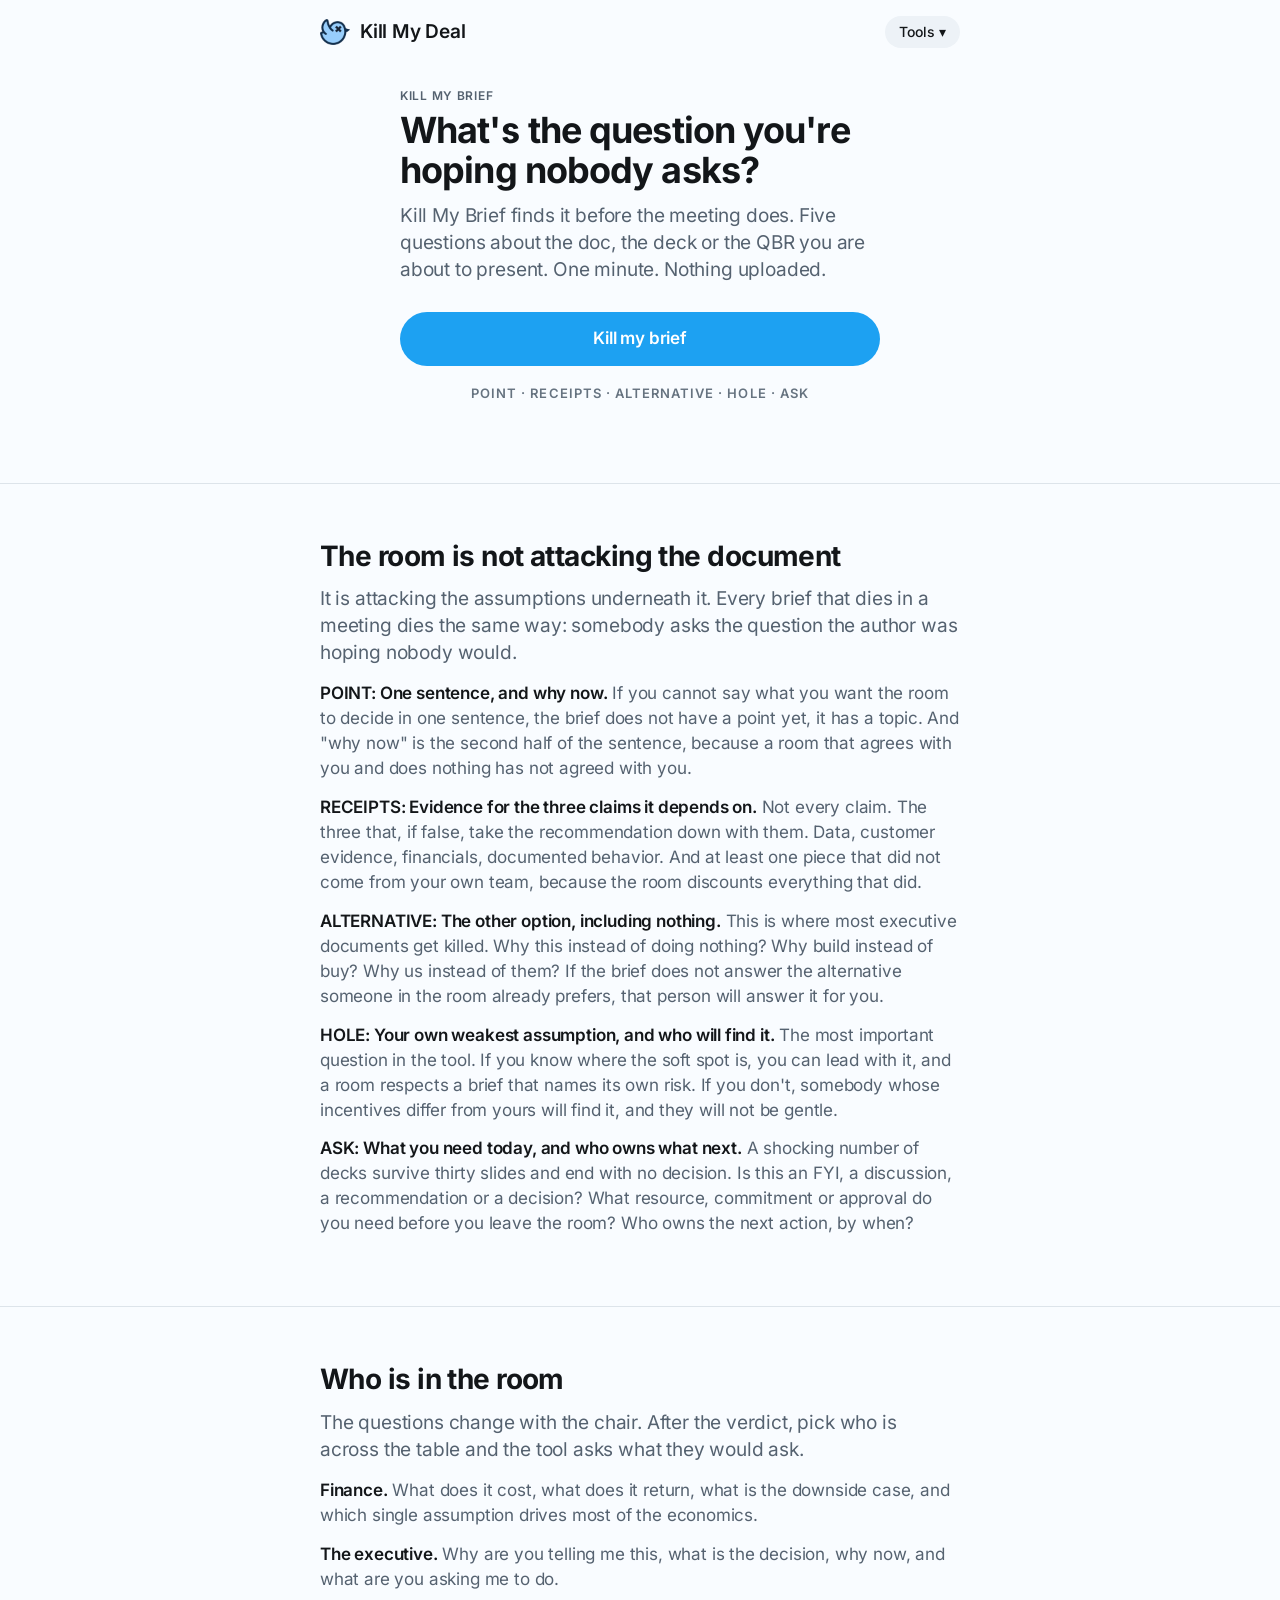
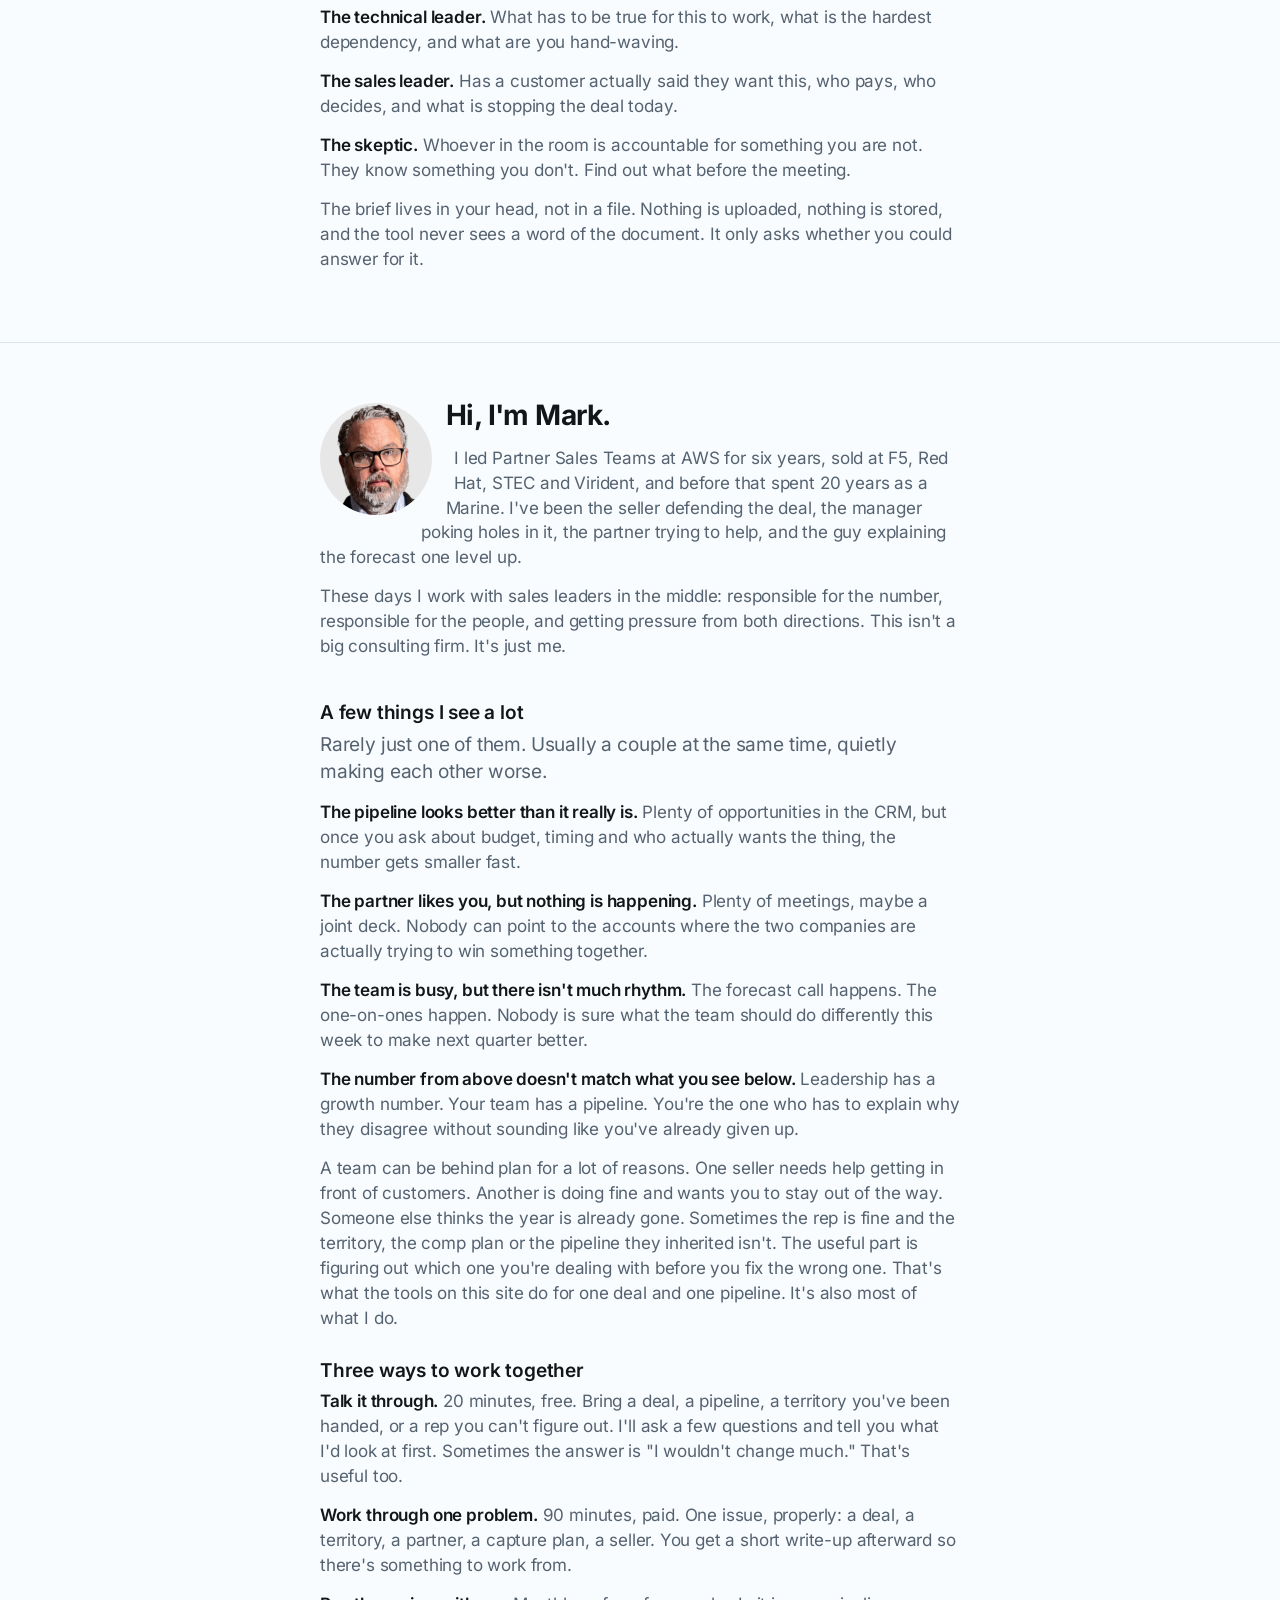
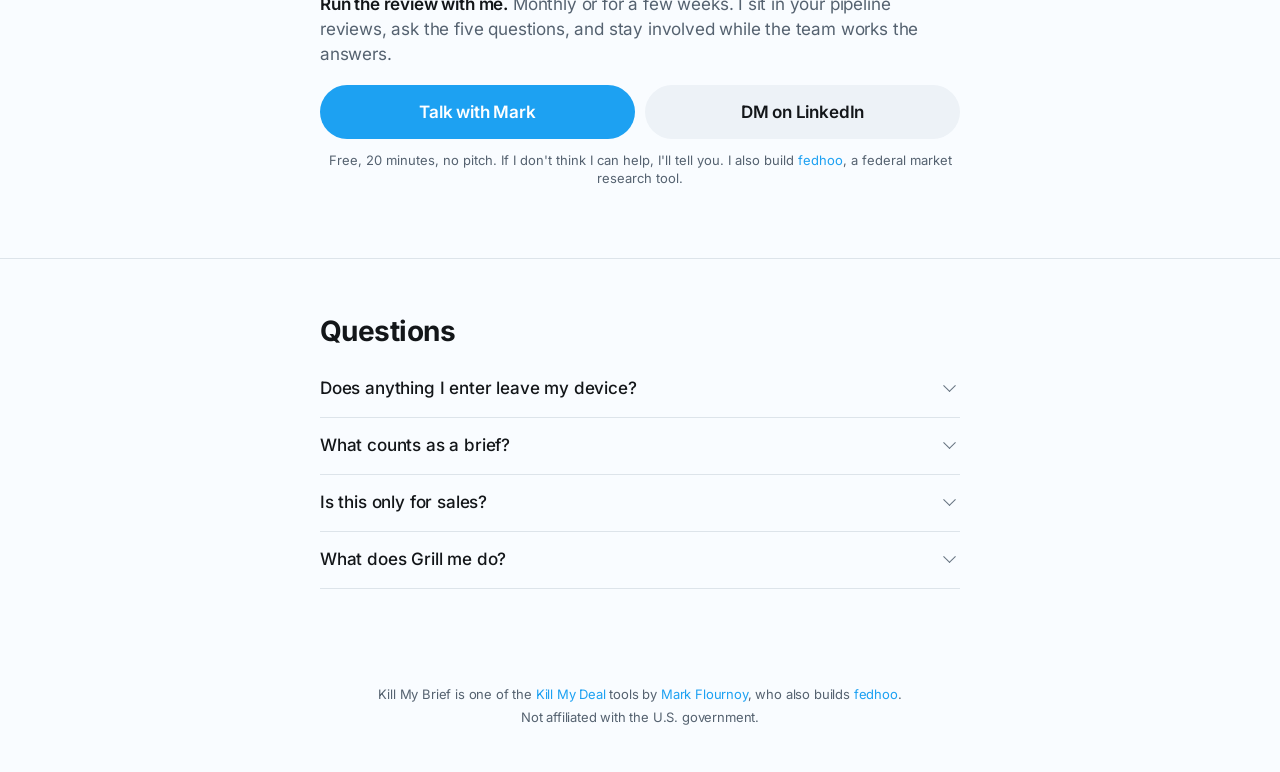
<file: brief/index.html>
<!DOCTYPE html>
<html lang="en">
<head>
<meta charset="utf-8">
<meta name="viewport" content="width=device-width, initial-scale=1, viewport-fit=cover">
<title>Will Your Brief Survive the Room? Five Questions Before the Meeting | Kill My Brief</title>
<meta name="description" content="Five questions about the doc, the deck or the QBR you are about to present, then the room grills you. Finds the question you are hoping nobody asks, before the meeting does. Nothing uploaded, nothing stored.">
<link rel="canonical" href="https://killmydeal.com/brief/">
<meta name="robots" content="index,follow,max-snippet:-1,max-image-preview:large">
<link rel="icon" type="image/png" sizes="64x64" href="../favicon.png">
<link rel="apple-touch-icon" href="../apple-touch-icon.png">
<meta property="og:type" content="website">
<meta property="og:url" content="https://killmydeal.com/brief/">
<meta property="og:title" content="Kill My Brief: What's the question you're hoping nobody asks?">
<meta property="og:description" content="What's the question you're hoping nobody asks? Kill My Brief finds it before the meeting does.">
<meta property="og:site_name" content="Kill My Deal">
<meta property="og:image" content="https://killmydeal.com/card-brief.jpg">
<meta property="og:image:width" content="1200">
<meta property="og:image:height" content="630">
<meta property="og:image:alt" content="Kill My Brief: What's the question you're hoping nobody asks?">
<meta name="twitter:card" content="summary_large_image">
<meta name="twitter:title" content="Kill My Brief: What's the question you're hoping nobody asks?">
<meta name="twitter:description" content="What's the question you're hoping nobody asks? Kill My Brief finds it before the meeting does.">
<meta name="twitter:image" content="https://killmydeal.com/card-brief.jpg">
<meta name="twitter:image:alt" content="Kill My Brief: What's the question you're hoping nobody asks?">
<meta name="color-scheme" content="light dark">
<meta name="theme-color" media="(prefers-color-scheme: light)" content="#F9FCFF">
<meta name="theme-color" media="(prefers-color-scheme: dark)" content="#101418">
<script type="application/ld+json">
{
  "@context": "https://schema.org",
  "@graph": [
    {
      "@type": "WebApplication",
      "name": "Kill My Brief",
      "url": "https://killmydeal.com/brief/",
      "applicationCategory": "BusinessApplication",
      "operatingSystem": "Any",
      "description": "Five questions about the doc, the deck or the QBR you are about to present, then the room grills you. Finds the question you are hoping nobody asks, before the meeting does. Nothing uploaded, nothing stored.",
      "image": "https://killmydeal.com/card-brief.jpg",
      "offers": {
        "@type": "Offer",
        "price": "0",
        "priceCurrency": "USD"
      },
      "isPartOf": {
        "@type": "WebSite",
        "name": "Kill My Deal",
        "url": "https://killmydeal.com/"
      },
      "author": {
        "@id": "https://killmydeal.com/#mark"
      }
    },
    {
      "@type": "FAQPage",
      "mainEntity": [
        {
          "@type": "Question",
          "name": "Does anything I enter leave my device?",
          "acceptedAnswer": {
            "@type": "Answer",
            "text": "No. The five answers are scored in your browser. No account, no upload, no API call. The site counts page views with Google Analytics and never sends your answers. Nothing else leaves the page unless you choose to share a result."
          }
        },
        {
          "@type": "Question",
          "name": "What counts as a brief?",
          "acceptedAnswer": {
            "@type": "Answer",
            "text": "Anything you are about to argue for in front of people who can say no: a narrative doc, a strategy deck, a QBR, an account plan, a proposal, an investment memo, a capture review, or a recommendation you will make out loud. If it has a point and an ask, it is a brief."
          }
        },
        {
          "@type": "Question",
          "name": "Is this only for sales?",
          "acceptedAnswer": {
            "@type": "Answer",
            "text": "No. It started with sales reviews, and the sales leader is one of the sharks. But a six-pager in front of a VP dies exactly the way a QBR does: on the question the author hoped nobody would ask."
          }
        },
        {
          "@type": "Question",
          "name": "What does Grill me do?",
          "acceptedAnswer": {
            "@type": "Answer",
            "text": "It plays the room. Pick who is across the table, and it asks three of their questions about your weakest answer, one at a time. You say honestly whether you could answer. Better to find the hole here than in the meeting."
          }
        }
      ]
    }
  ]
}
</script>
<link rel="stylesheet" href="../kmd.css">
<script src="../analytics.js" defer></script>
</head>
<body>

<div class="wrap">
  <header class="appbar">
    <a class="logo" href="/" aria-label="Kill My Deal, home"><picture><source srcset="../bird-sm-dark.png" media="(prefers-color-scheme: dark)"><img class="brandmark" src="../bird-sm.png" alt="" width="38" height="32"></picture> Kill My Deal</a>
    <details class="menu"><summary><span class="chip">Tools ▾</span></summary><div class="menu-list"><div class="menu-group">For sellers</div><a href="/">Kill My Deal<small>Before you put it in commit</small></a><a href="/territory/">Kill My Territory<small>Month one in a new patch</small></a><div class="menu-group">For managers</div><a href="/pipeline/">Kill My Pipeline<small>Quarterly, before the review</small></a><a href="/rep/">Kill My Rep<small>When a rep is worrying you</small></a><a href="/partner/">Kill My Partner<small>Before you renew the partnership</small></a><a href="/olr/">Kill My OLR<small>Review season</small></a><div class="menu-group">For anyone</div><a href="/brief/" class="current">Kill My Brief<small>Before a meeting where someone can say no</small></a></div></details>
  </header>
  <div id="screen">
    <span class="overline tool-name">Kill My Brief</span>
    <h1>What's the question you're hoping nobody asks?</h1>
    <p class="dek">Kill My Brief finds it before the meeting does. Five questions about the doc, the deck or the QBR you are about to present. One minute. Nothing uploaded.</p>
    <button class="btn btn-primary btn-lg btn-full" id="prep" type="button">Kill my brief</button>
    <p class="pillars">Point · Receipts · Alternative · Hole · Ask</p></div>
</div>

<section class="band" id="how">
  <div class="band-inner">
    <h2>The room is not attacking the document</h2>
    <p class="lede">It is attacking the assumptions underneath it. Every brief that dies in a meeting dies the same way:
      somebody asks the question the author was hoping nobody would.</p>
    <p><strong>POINT: One sentence, and why now.</strong> If you cannot say what you want the room to decide in one
      sentence, the brief does not have a point yet, it has a topic. And "why now" is the second half of the
      sentence, because a room that agrees with you and does nothing has not agreed with you.</p>
    <p><strong>RECEIPTS: Evidence for the three claims it depends on.</strong> Not every claim. The three that, if
      false, take the recommendation down with them. Data, customer evidence, financials, documented behavior. And
      at least one piece that did not come from your own team, because the room discounts everything that did.</p>
    <p><strong>ALTERNATIVE: The other option, including nothing.</strong> This is where most executive documents get
      killed. Why this instead of doing nothing? Why build instead of buy? Why us instead of them? If the brief
      does not answer the alternative someone in the room already prefers, that person will answer it for you.</p>
    <p><strong>HOLE: Your own weakest assumption, and who will find it.</strong> The most important question in the
      tool. If you know where the soft spot is, you can lead with it, and a room respects a brief that names its own
      risk. If you don't, somebody whose incentives differ from yours will find it, and they will not be gentle.</p>
    <p><strong>ASK: What you need today, and who owns what next.</strong> A shocking number of decks survive thirty
      slides and end with no decision. Is this an FYI, a discussion, a recommendation or a decision? What resource,
      commitment or approval do you need before you leave the room? Who owns the next action, by when?</p>
  </div>
</section>

<section class="band" id="sharks">
  <div class="band-inner">
    <h2>Who is in the room</h2>
    <p class="lede">The questions change with the chair. After the verdict, pick who is across the table and
      the tool asks what they would ask.</p>
    <p><strong>Finance.</strong> What does it cost, what does it return, what is the downside case, and which single
      assumption drives most of the economics.</p>
    <p><strong>The executive.</strong> Why are you telling me this, what is the decision, why now, and what are you
      asking me to do.</p>
    <p><strong>The technical leader.</strong> What has to be true for this to work, what is the hardest dependency,
      and what are you hand-waving.</p>
    <p><strong>The sales leader.</strong> Has a customer actually said they want this, who pays, who decides, and
      what is stopping the deal today.</p>
    <p><strong>The skeptic.</strong> Whoever in the room is accountable for something you are not. They know
      something you don't. Find out what before the meeting.</p>
    <p>The brief lives in your head, not in a file. Nothing is uploaded, nothing is stored, and the tool never sees
      a word of the document. It only asks whether you could answer for it.</p>
  </div>
</section>

<section class="band" id="mark" aria-labelledby="mark-h">
  <div class="band-inner">
    <div class="who">
      <img src="../mark.jpg" alt="Mark Flournoy" width="120" height="120" loading="lazy" decoding="async"
           onerror="this.remove();">
        <h2 id="mark-h">Hi, I'm Mark.</h2>
        <p>I led Partner Sales Teams at AWS for six years, sold at F5, Red Hat, STEC and Virident, and
          before that spent 20 years as a Marine. I've been the seller defending the deal, the manager
          poking holes in it, the partner trying to help, and the guy explaining the forecast one level up.</p>
        <p>These days I work with sales leaders in the middle: responsible for the number, responsible for
          the people, and getting pressure from both directions. This isn't a big consulting firm. It's just me.</p>
    </div>

    <h3>A few things I see a lot</h3>
    <p class="lede">Rarely just one of them. Usually a couple at the same time, quietly making each other worse.</p>
    <p><strong>The pipeline looks better than it really is.</strong> Plenty of opportunities in the CRM, but once
      you ask about budget, timing and who actually wants the thing, the number gets smaller fast.</p>
    <p><strong>The partner likes you, but nothing is happening.</strong> Plenty of meetings, maybe a joint deck.
      Nobody can point to the accounts where the two companies are actually trying to win something together.</p>
    <p><strong>The team is busy, but there isn't much rhythm.</strong> The forecast call happens. The one-on-ones
      happen. Nobody is sure what the team should do differently this week to make next quarter better.</p>
    <p><strong>The number from above doesn't match what you see below.</strong> Leadership has a growth number.
      Your team has a pipeline. You're the one who has to explain why they disagree without sounding like
      you've already given up.</p>
    <p>A team can be behind plan for a lot of reasons. One seller needs help getting in front of customers.
      Another is doing fine and wants you to stay out of the way. Someone else thinks the year is already
      gone. Sometimes the rep is fine and the territory, the comp plan or the pipeline they inherited isn't.
      The useful part is figuring out which one you're dealing with before you fix the wrong one. That's what
      the tools on this site do for one deal and one pipeline. It's also most of what I do.</p>

    <h3>Three ways to work together</h3>
    <p><strong>Talk it through.</strong> 20 minutes, free. Bring a deal, a pipeline, a territory you've
      been handed, or a rep you can't figure out. I'll ask a few questions and tell you what I'd look at first. Sometimes the answer is "I wouldn't
      change much." That's useful too.</p>
    <p><strong>Work through one problem.</strong> 90 minutes, paid. One issue, properly: a deal, a territory,
      a partner, a capture plan, a seller. You get a short write-up afterward so there's something to work from.</p>
    <p><strong>Run the review with me.</strong> Monthly or for a few weeks. I sit in your pipeline reviews,
      ask the five questions, and stay involved while the team works the answers.</p>
    <div class="btn-row">
      <a class="btn btn-primary btn-lg" href="https://calendly.com/markflournoy/chat-with-mark?utm_source=killmydeal&amp;utm_medium=brief&amp;utm_content=consulting" target="_blank" rel="noopener">Talk with Mark</a>
      <a class="btn btn-lg" href="https://www.linkedin.com/in/markflournoy/" target="_blank" rel="noopener">DM on LinkedIn</a>
    </div>
    <p class="fine" style="text-align:center;margin-top:12px;">Free, 20 minutes, no pitch. If I don't think I can help, I'll tell you.
      I also build <a href="https://fedhoo.com" target="_blank" rel="noopener">fedhoo</a>, a federal market research tool.</p>
  </div>
</section>

<section class="band" id="faq" aria-labelledby="faq-h">
  <div class="band-inner">
    <h2 id="faq-h">Questions</h2>
    <details class="exp"><summary>Does anything I enter leave my device?</summary>
      <div class="body">No. The five answers are scored in your browser. No account, no upload, no API call. The site counts page views with Google Analytics and never sends your answers. Nothing else leaves the page unless you choose to share a result.</div></details>
    <details class="exp"><summary>What counts as a brief?</summary>
      <div class="body">Anything you are about to argue for in front of people who can say no: a narrative doc, a strategy deck, a QBR, an account plan, a proposal, an investment memo, a capture review, or a recommendation you will make out loud. If it has a point and an ask, it is a brief.</div></details>
    <details class="exp"><summary>Is this only for sales?</summary>
      <div class="body">No. It started with sales reviews, and the sales leader is one of the sharks. But a six-pager in front of a VP dies exactly the way a QBR does: on the question the author hoped nobody would ask.</div></details>
    <details class="exp"><summary>What does Grill me do?</summary>
      <div class="body">It plays the room. Pick who is across the table, and it asks three of their questions about your weakest answer, one at a time. You say honestly whether you could answer. Better to find the hole here than in the meeting.</div></details>
  </div>
</section>

<footer class="sitefoot">
  <p>Kill My Brief is one of the <a href="/">Kill My Deal</a> tools by
    <a href="https://www.linkedin.com/in/markflournoy/" target="_blank" rel="noopener">Mark Flournoy</a>,
    who also builds <a href="https://fedhoo.com" target="_blank" rel="noopener">fedhoo</a>.</p>
  <p>Not affiliated with the U.S. government.</p>
</footer>
<script src="../kill.js"></script>
<script>
'use strict';
window.KMD_BUILD = '2026-09-29.0900';
KillMy({
  slug: 'brief', name: 'Kill My Brief', url: 'https://killmydeal.com/brief/',
  questions: [
    { k: 'point',       n: 'POINT',       q: 'Can you say in one sentence what you want them to decide, and why now?' },
    { k: 'receipts',    n: 'RECEIPTS',    q: "For the three claims the argument depends on, do you have evidence that isn't your own team's opinion?" },
    { k: 'alternative', n: 'ALTERNATIVE', q: 'Have you dealt with the most credible other option, including doing nothing?' },
    { k: 'hole',        n: 'HOLE',        q: 'Do you know the weakest assumption in your own argument, and who in the room will find it?' },
    { k: 'ask',         n: 'ASK',         q: 'Is it completely clear what you need from them today, and who owns the next step?' },
  ],
  weights: { point: 24, receipts: 22, hole: 20, alternative: 18, ask: 16 },
  verdict(a, total) {
    if (total >= 75) return { label: 'Room ready', cls: 'ready', attack: 'Your argument is clear and the claims have receipts.', sub: 'Lead with the hole. A room respects a brief that names its own risk.' };
    if (total >= 55) return { label: 'A fight', cls: 'proof', attack: "Your recommendation may be sound. You've left an opening.", sub: 'They will find it. Better you find it first.' };
    if (total >= 35) return { label: 'Shark food', cls: 'prove', attack: "You're relying on assumptions, vague impact, or an unclear ask.", sub: 'The room will not argue with you. It will just move on.' };
    return { label: 'No point', cls: 'dont', attack: "There isn't a decision in this brief yet.", sub: 'Find the one sentence first. Everything else is formatting.' };
  },
  askedBy: 'The room will ask',
  grill: {
    point: "You have twenty seconds. What's the point?",
    receipts: 'Where did that number come from?',
    alternative: "Why shouldn't we just do nothing?",
    hole: "What's the sentence in this brief you hope nobody challenges?",
    ask: 'What exactly do you need from me today?',
  },
  grillSet: {
    point: ["You have twenty seconds. What's the point?", 'I read the whole thing. What exactly are you recommending?', 'If I remember one sentence tomorrow, what should it be?'],
    receipts: ['Where did that number come from? Actual, forecast, modeled, or anecdotal?', "Give me one piece of evidence that didn't come from your own team.", 'Revenue went up. And? Adoption grew. And? Customers asked. And?'],
    alternative: ["Why shouldn't we just do nothing for six months?", "What's the cheapest reasonable alternative, and why is it wrong?", 'What would someone who disagrees with you recommend instead?'],
    hole: ["What's the sentence in this brief you hope nobody challenges?", 'Which assumption, if false, takes the recommendation down with it?', 'Which number are you least confident in?'],
    ask: ['Is this an FYI, a discussion, a recommendation, or a decision?', 'What exactly do you need from me before you leave this room?', 'Who owns the next action, and by when?'],
  },
  sharks: {
    finance:   { name: 'Finance',              qs: { point: ['What does this cost?', "What's the return, and over what period?", "What's the downside case?"], receipts: ['Which assumption drives most of the economics?', 'Is that number actual, forecast, or modeled?', "What's the denominator?"], alternative: ['What does doing nothing cost us?', "What's the cheapest version of this that gets 80% of the value?", 'Why is that not good enough?'], hole: ['Which number would you least like me to check?', 'What happens to the case if that number is half?', 'What did you leave out of the model?'], ask: ['How much, when, and from whose budget?', 'What do you need me to approve today versus later?', 'What can you deliver with half of it?'] } },
    executive: { name: 'The executive',        qs: { point: ['Why are you telling me this?', "What's the decision?", 'Why now?'], receipts: ['Who else believes this besides your team?', 'Has a customer said this, or have we inferred it?', 'How recent is that?'], alternative: ["What's the alternative you're not recommending, and why?", 'Why not wait a quarter?', 'Who else has tried this?'], hole: ["What's the question you're hoping I don't ask?", 'What would make you wrong?', "What's the thing you're least sure of?"], ask: ['What are you asking me to do?', 'What happens if I say no?', 'Who owns this after today?'] } },
    technical: { name: 'The technical leader', qs: { point: ['What has to be true technically for this to work?', "What's the one-line architecture?", 'What are you hand-waving?'], receipts: ['Has this been built, or is this a diagram?', 'What did the prototype actually show?', "What's the failure mode you've seen so far?"], alternative: ['Why build instead of buy?', "What's the boring option, and why not that?", 'What did the last team that tried this learn?'], hole: ["What's the hardest dependency?", "What's the assumption about scale that nobody's tested?", 'What breaks first?'], ask: ['How many people, for how long?', 'What do you need from my team?', "What's the first milestone I can check?"] } },
    sales:     { name: 'The sales leader',     qs: { point: ['What does this do for the number?', 'Which deals does this move, by name?', 'Why this quarter?'], receipts: ['Has a customer actually said they want this?', 'Who pays, and who decides?', "What's stopping the deal today?"], alternative: ["What do we lose if we sell what we've got?", "What's the competitor doing instead?", 'Why not a partner?'], hole: ["Which deal is this really about, and what's its problem?", "What's the customer objection you haven't answered?", "What's the price?"], ask: ['What do you need from sales?', 'When can I put it in a forecast?', 'Who carries the number?'] } },
    skeptic:   { name: 'The skeptic',          qs: { point: ["What's the real reason you want this?", "What problem does this solve that we didn't have last year?", "Whose idea was this, and what do they get?"], receipts: ['What evidence would change your mind?', "What's the best argument against this?", 'Who disagrees, and why are they wrong?'], alternative: ['What did the alternative look like before you wrote it to lose?', 'Why is doing nothing not the answer?', 'What would you recommend if this were someone else\'s idea?'], hole: ["What's the sentence you hope nobody challenges?", "What's the assumption you haven't been able to prove?", 'What are you not telling this room?'], ask: ['What are you actually asking for?', "What's the smallest commitment that tests this?", 'What will you show us in ninety days?'] } },
  },
  sharkPrompt: "Who's across the table?",
  grillBy: 'The room', grillLabel: 'Grill my brief', fixLabel: 'Before the meeting',
  grillLines: { clean: 'Your brief would survive.', one: 'Your brief would mostly survive. One hole left.', bad: 'Your brief would not survive.', cleanSub: 'Three questions, three answers. Lead with the hole anyway.' },
  fix: {
    point: 'Write the one sentence: what you want them to decide, and why now. Put it at the top. If it takes two sentences, you have two briefs.',
    receipts: 'For each of the three load-bearing claims, write where the evidence came from and how old it is. Cut any claim that only your own team believes.',
    alternative: 'Write the alternative someone in the room already prefers, in their words, then why it falls short. Include doing nothing.',
    hole: 'Name the weakest assumption in one line and put it in the brief yourself, with what you would do if it proved false.',
    ask: 'End with a decision box: what you need, from whom, by when, and who owns the next action.',
  },
  moves: {
    point: 'Write the one sentence: what to decide, and why now. Put it first.',
    receipts: 'For the three load-bearing claims, write the source and its date. Cut what only your team believes.',
    alternative: "Write the alternative the room already prefers, in their words, and why it's not enough.",
    hole: 'Name your weakest assumption in the brief before they do.',
    ask: 'End with what you need, from whom, by when, and who owns what next.',
  },
  noMove: 'Lead with the hole. Say your weakest assumption out loud in the first minute; the room will spend the rest of the meeting on your terms.',
  handoff: (s) => s.total >= 75
    ? { overline: 'If the brief is about a deal', text: 'The room will ask whether the deal underneath it is real. Kill My Deal is that question.', href: '/', label: 'Kill my deal' }
    : { overline: 'If the brief is about the number', text: 'Vague impact usually means the coverage math is missing. Kill My Pipeline puts a number on it.', href: '/pipeline/', label: 'Kill my pipeline' },
  mark: { title: (s) => 'Stuck on the ' + s.weak.n.toLowerCase() + '?', body: "I'm Mark. I have written the doc that got shredded and the one that got funded, and the difference was always one question I hadn't asked myself. Send me one line about the brief. No document, no company name." },
  dm: (s) => `Mark, ran a brief through Kill My Brief. ${s.label[0] + s.label.slice(1).toLowerCase()}, ${s.provenText}, weakest is the ${s.weak.n.toLowerCase()}. Meeting is coming and I'm not sure it holds. Worth 20 minutes?`,
  dmGrill: (s, missed) => `Mark, ran a brief through Kill My Brief and could not answer ${missed} of the room's 3 questions about the ${s.weak.n.toLowerCase()}. Verdict was ${s.label.toLowerCase()}. Want to tell me what you'd go fix first?`,
});
</script>
</body>
</html>
</file>
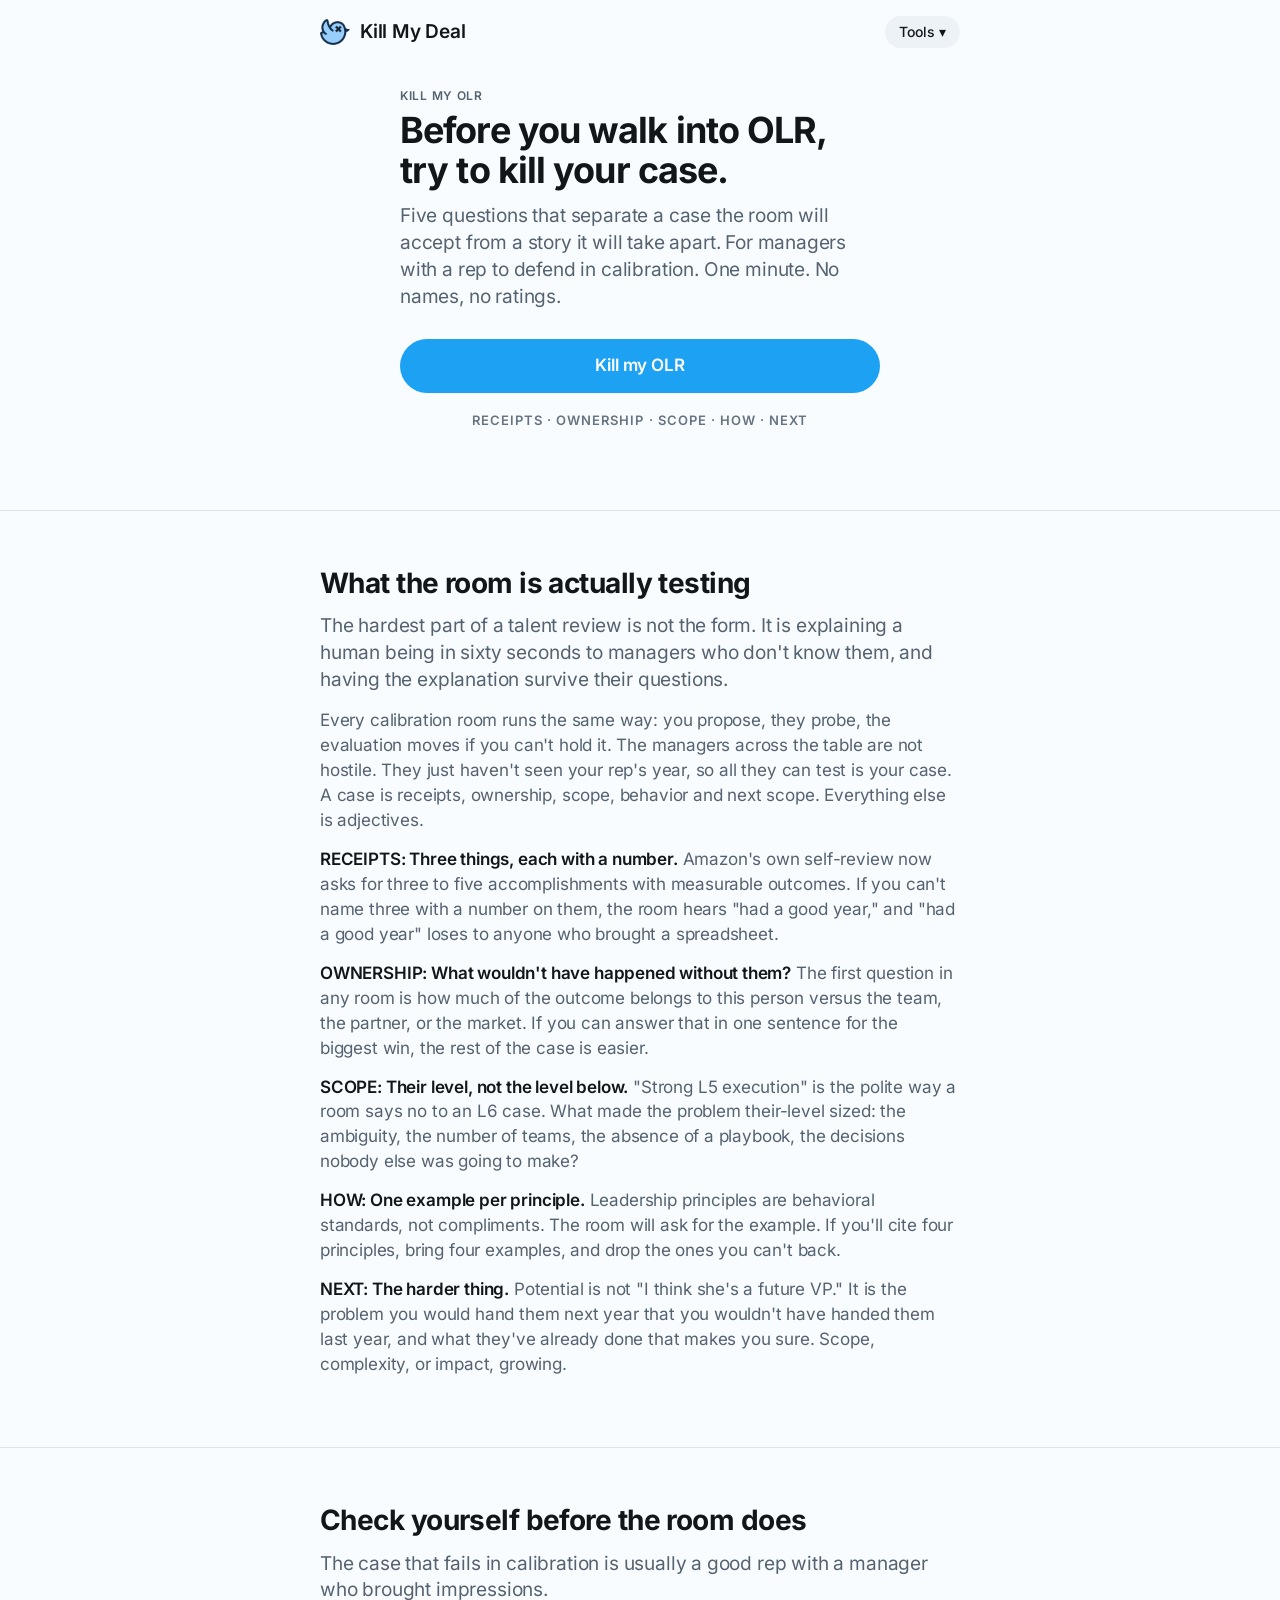
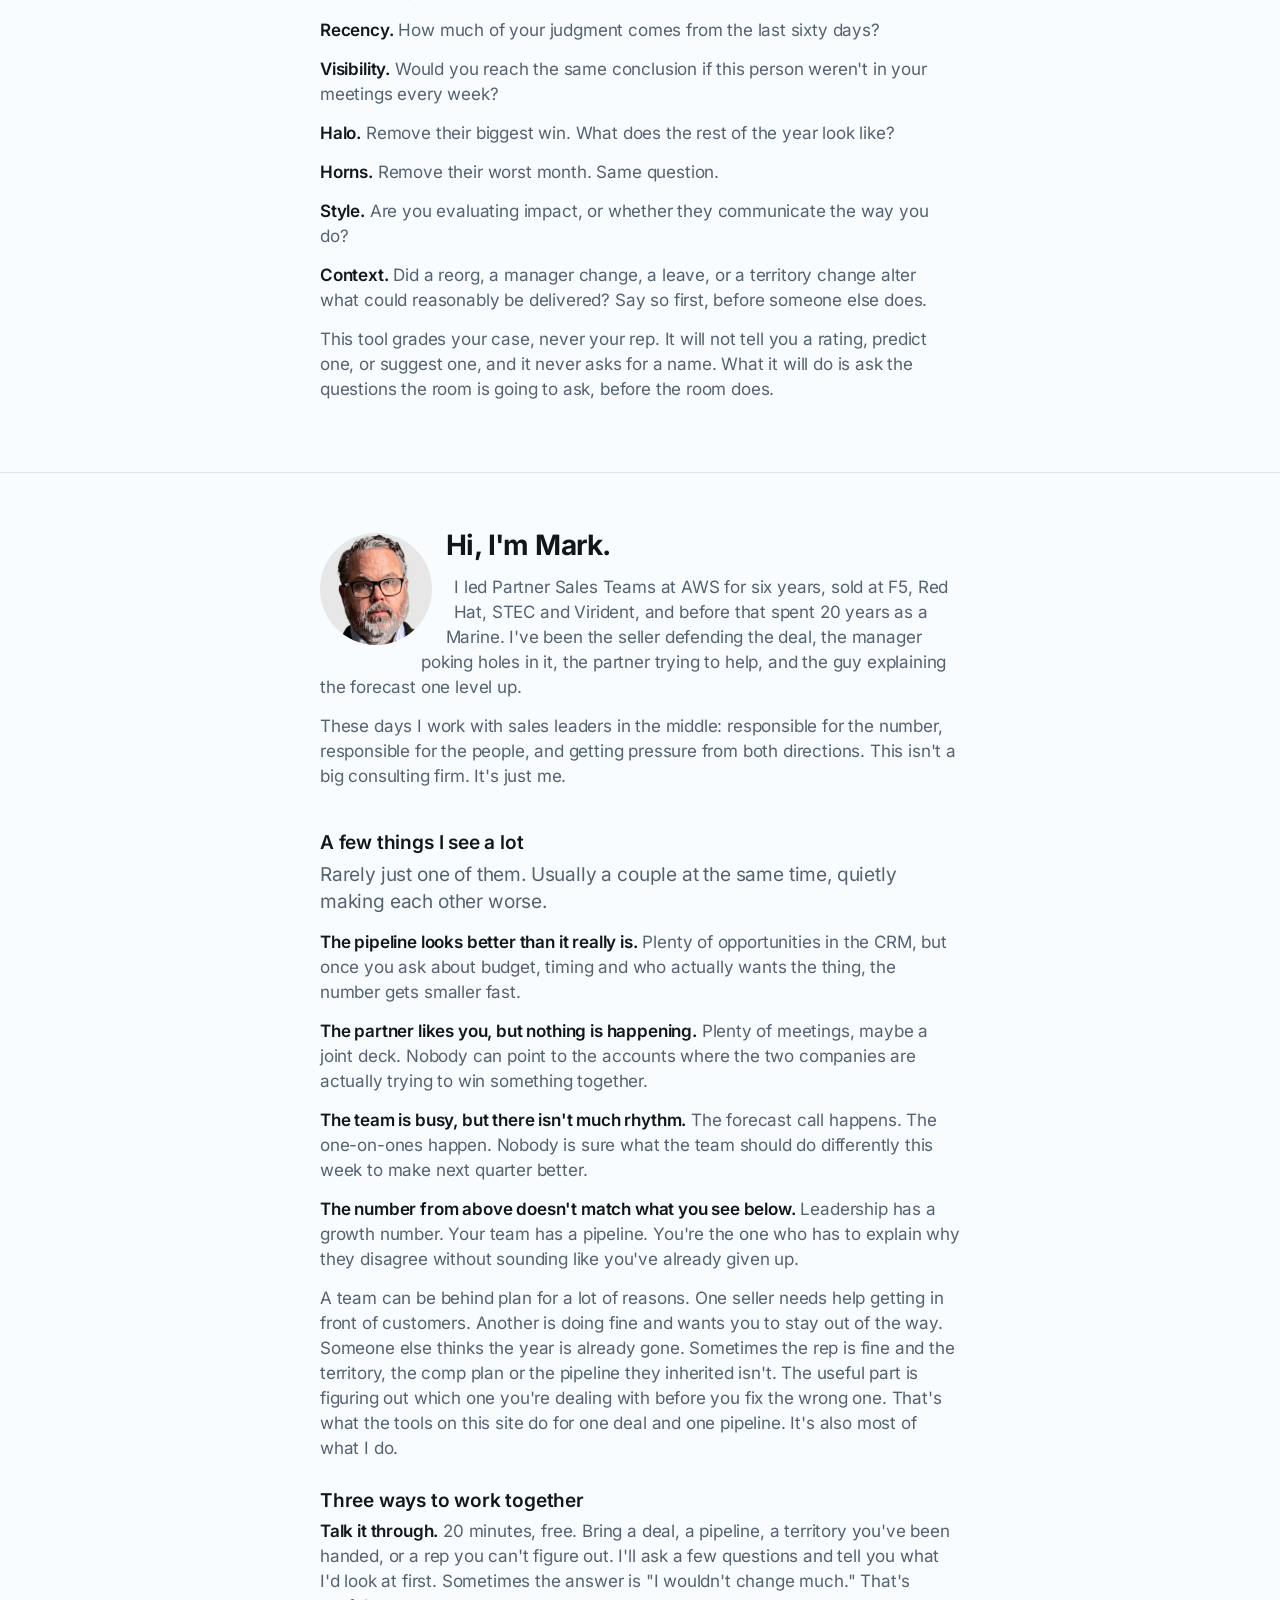
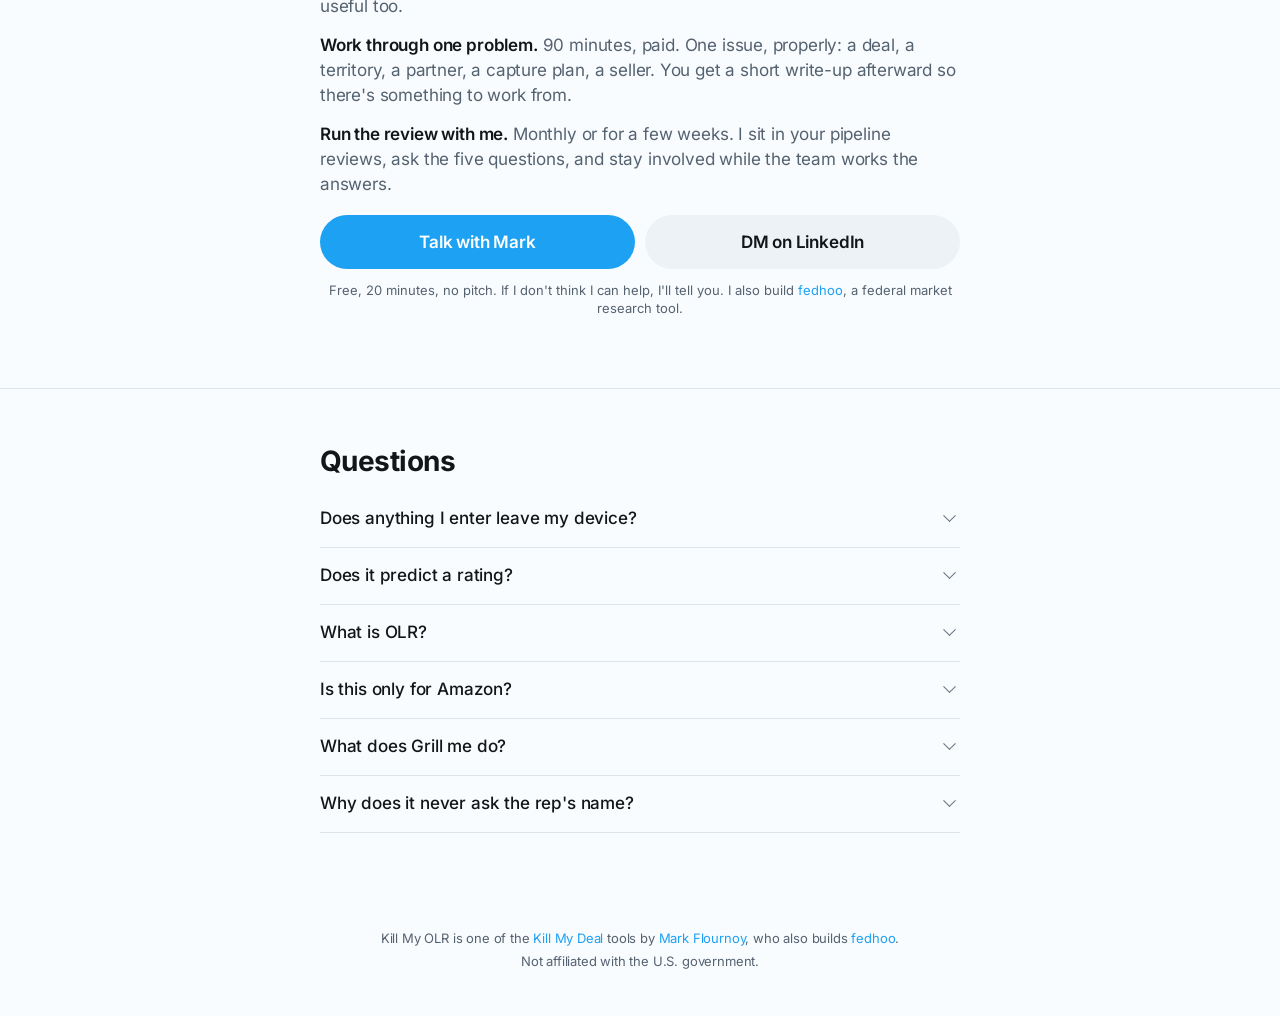
<file: olr/index.html>
<!DOCTYPE html>
<html lang="en">
<head>
<meta charset="utf-8">
<meta name="viewport" content="width=device-width, initial-scale=1, viewport-fit=cover">
<title>OLR Prep for Amazon Managers: Will Your Case Survive Calibration? | Kill My OLR</title>
<meta name="description" content="Five questions that test the case you are about to make for a rep in OLR, before a room full of managers who do not know them tests it for you. No names, no ratings, nothing stored.">
<link rel="canonical" href="https://killmydeal.com/olr/">
<meta name="robots" content="index,follow,max-snippet:-1,max-image-preview:large">
<link rel="icon" type="image/png" sizes="64x64" href="../favicon.png">
<link rel="apple-touch-icon" href="../apple-touch-icon.png">
<meta property="og:type" content="website">
<meta property="og:url" content="https://killmydeal.com/olr/">
<meta property="og:title" content="Kill My OLR: Before you walk into OLR, try to kill your case.">
<meta property="og:description" content="Before you walk into OLR, try to kill your case. Five questions, then the room grills you. No names, no ratings.">
<meta property="og:site_name" content="Kill My Deal">
<meta property="og:image" content="https://killmydeal.com/card-olr.jpg">
<meta property="og:image:width" content="1200">
<meta property="og:image:height" content="630">
<meta property="og:image:alt" content="Kill My OLR: Before you walk into OLR, try to kill your case.">
<meta name="twitter:card" content="summary_large_image">
<meta name="twitter:title" content="Kill My OLR: Before you walk into OLR, try to kill your case.">
<meta name="twitter:description" content="Before you walk into OLR, try to kill your case. Five questions, then the room grills you. No names, no ratings.">
<meta name="twitter:image" content="https://killmydeal.com/card-olr.jpg">
<meta name="twitter:image:alt" content="Kill My OLR: Before you walk into OLR, try to kill your case.">
<meta name="color-scheme" content="light dark">
<meta name="theme-color" media="(prefers-color-scheme: light)" content="#F9FCFF">
<meta name="theme-color" media="(prefers-color-scheme: dark)" content="#101418">
<script type="application/ld+json">
{
  "@context": "https://schema.org",
  "@graph": [
    {
      "@type": "WebApplication",
      "name": "Kill My OLR",
      "url": "https://killmydeal.com/olr/",
      "applicationCategory": "BusinessApplication",
      "operatingSystem": "Any",
      "description": "Five questions that test the case you are about to make for a rep in OLR, before a room full of managers who do not know them tests it for you. No names, no ratings, nothing stored.",
      "image": "https://killmydeal.com/card-olr.jpg",
      "offers": {
        "@type": "Offer",
        "price": "0",
        "priceCurrency": "USD"
      },
      "isPartOf": {
        "@type": "WebSite",
        "name": "Kill My Deal",
        "url": "https://killmydeal.com/"
      },
      "author": {
        "@id": "https://killmydeal.com/#mark"
      }
    },
    {
      "@type": "FAQPage",
      "mainEntity": [
        {
          "@type": "Question",
          "name": "Does anything I enter leave my device?",
          "acceptedAnswer": {
            "@type": "Answer",
            "text": "No. The five answers are scored in your browser. No account, no CRM connection, no API call. The site counts page views with Google Analytics and never sends your answers. Nothing else leaves the page unless you choose to share a result."
          }
        },
        {
          "@type": "Question",
          "name": "Does it predict a rating?",
          "acceptedAnswer": {
            "@type": "Answer",
            "text": "No, and it never will. It grades the quality of your case: ready, not yet, a story, or no receipts. Your organization already has machinery for the rating. What it does not have is a rehearsal."
          }
        },
        {
          "@type": "Question",
          "name": "What is OLR?",
          "acceptedAnswer": {
            "@type": "Answer",
            "text": "Organization and Leadership Review: Amazon's annual talent review, where managers propose an evaluation for each of their people and then defend it in calibration with other managers, alongside promotion and development decisions. Kill My OLR is the rehearsal for the defending part."
          }
        },
        {
          "@type": "Question",
          "name": "Is this only for Amazon?",
          "acceptedAnswer": {
            "@type": "Answer",
            "text": "OLR is Amazon's name for it, and that is where most of the people who use these tools have sat. But every calibration room asks the same five things, whatever the company calls it. Read \"leadership principle\" as your organization's behavioral standard and the tool works the same."
          }
        },
        {
          "@type": "Question",
          "name": "What does Grill me do?",
          "acceptedAnswer": {
            "@type": "Answer",
            "text": "It plays the room. Three hard questions about your weakest answer, one at a time, and you say honestly whether you can answer each. If you cannot answer two of three about ownership, that case is not ready, and better to learn that here than across the table."
          }
        },
        {
          "@type": "Question",
          "name": "Why does it never ask the rep's name?",
          "acceptedAnswer": {
            "@type": "Answer",
            "text": "Because it does not need it, and because a tool that stores judgments about named people is a different kind of tool. Run it, fix the case, and nothing about it is written down anywhere."
          }
        }
      ]
    }
  ]
}
</script>
<link rel="stylesheet" href="../kmd.css">
<script src="../analytics.js" defer></script>
</head>
<body>

<div class="wrap">
  <header class="appbar">
    <a class="logo" href="/" aria-label="Kill My Deal, home"><picture><source srcset="../bird-sm-dark.png" media="(prefers-color-scheme: dark)"><img class="brandmark" src="../bird-sm.png" alt="" width="38" height="32"></picture> Kill My Deal</a>
    <details class="menu"><summary><span class="chip">Tools ▾</span></summary><div class="menu-list"><div class="menu-group">For sellers</div><a href="/">Kill My Deal<small>Before you put it in commit</small></a><a href="/territory/">Kill My Territory<small>Month one in a new patch</small></a><div class="menu-group">For managers</div><a href="/pipeline/">Kill My Pipeline<small>Quarterly, before the review</small></a><a href="/rep/">Kill My Rep<small>When a rep is worrying you</small></a><a href="/partner/">Kill My Partner<small>Before you renew the partnership</small></a><a href="/olr/" class="current">Kill My OLR<small>Review season</small></a><div class="menu-group">For anyone</div><a href="/brief/">Kill My Brief<small>Before a meeting where someone can say no</small></a></div></details>
  </header>
  <div id="screen">
    <span class="overline tool-name">Kill My OLR</span>
    <h1>Before you walk into OLR, try to kill your case.</h1>
    <p class="dek">Five questions that separate a case the room will accept from a story it will take apart. For managers with a rep to defend in calibration. One minute. No names, no ratings.</p>
    <button class="btn btn-primary btn-lg btn-full" id="prep" type="button">Kill my OLR</button>
    <p class="pillars">Receipts · Ownership · Scope · How · Next</p></div>
</div>

<section class="band" id="room">
  <div class="band-inner">
    <h2>What the room is actually testing</h2>
    <p class="lede">The hardest part of a talent review is not the form. It is explaining a human being in sixty
      seconds to managers who don't know them, and having the explanation survive their questions.</p>
    <p>Every calibration room runs the same way: you propose, they probe, the evaluation moves if you can't hold it.
      The managers across the table are not hostile. They just haven't seen your rep's year, so all they can test is
      your case. A case is receipts, ownership, scope, behavior and next scope. Everything else is adjectives.</p>
    <p><strong>RECEIPTS: Three things, each with a number.</strong> Amazon's own self-review now asks for three to five
      accomplishments with measurable outcomes. If you can't name three with a number on them, the room hears "had a
      good year," and "had a good year" loses to anyone who brought a spreadsheet.</p>
    <p><strong>OWNERSHIP: What wouldn't have happened without them?</strong> The first question in any room is how much of
      the outcome belongs to this person versus the team, the partner, or the market. If you can answer that in one
      sentence for the biggest win, the rest of the case is easier.</p>
    <p><strong>SCOPE: Their level, not the level below.</strong> "Strong L5 execution" is the polite way a room says no to
      an L6 case. What made the problem their-level sized: the ambiguity, the number of teams, the absence of a
      playbook, the decisions nobody else was going to make?</p>
    <p><strong>HOW: One example per principle.</strong> Leadership principles are behavioral standards, not compliments.
      The room will ask for the example. If you'll cite four principles, bring four examples, and drop the ones you
      can't back.</p>
    <p><strong>NEXT: The harder thing.</strong> Potential is not "I think she's a future VP." It is the problem you would
      hand them next year that you wouldn't have handed them last year, and what they've already done that makes you
      sure. Scope, complexity, or impact, growing.</p>
  </div>
</section>

<section class="band" id="bias">
  <div class="band-inner">
    <h2>Check yourself before the room does</h2>
    <p class="lede">The case that fails in calibration is usually a good rep with a manager who brought impressions.</p>
    <p><strong>Recency.</strong> How much of your judgment comes from the last sixty days?</p>
    <p><strong>Visibility.</strong> Would you reach the same conclusion if this person weren't in your meetings every week?</p>
    <p><strong>Halo.</strong> Remove their biggest win. What does the rest of the year look like?</p>
    <p><strong>Horns.</strong> Remove their worst month. Same question.</p>
    <p><strong>Style.</strong> Are you evaluating impact, or whether they communicate the way you do?</p>
    <p><strong>Context.</strong> Did a reorg, a manager change, a leave, or a territory change alter what could reasonably
      be delivered? Say so first, before someone else does.</p>
    <p>This tool grades your case, never your rep. It will not tell you a rating, predict one, or suggest one, and it
      never asks for a name. What it will do is ask the questions the room is going to ask, before the room does.</p>
  </div>
</section>

<section class="band" id="mark" aria-labelledby="mark-h">
  <div class="band-inner">
    <div class="who">
      <img src="../mark.jpg" alt="Mark Flournoy" width="120" height="120" loading="lazy" decoding="async"
           onerror="this.remove();">
        <h2 id="mark-h">Hi, I'm Mark.</h2>
        <p>I led Partner Sales Teams at AWS for six years, sold at F5, Red Hat, STEC and Virident, and
          before that spent 20 years as a Marine. I've been the seller defending the deal, the manager
          poking holes in it, the partner trying to help, and the guy explaining the forecast one level up.</p>
        <p>These days I work with sales leaders in the middle: responsible for the number, responsible for
          the people, and getting pressure from both directions. This isn't a big consulting firm. It's just me.</p>
    </div>

    <h3>A few things I see a lot</h3>
    <p class="lede">Rarely just one of them. Usually a couple at the same time, quietly making each other worse.</p>
    <p><strong>The pipeline looks better than it really is.</strong> Plenty of opportunities in the CRM, but once
      you ask about budget, timing and who actually wants the thing, the number gets smaller fast.</p>
    <p><strong>The partner likes you, but nothing is happening.</strong> Plenty of meetings, maybe a joint deck.
      Nobody can point to the accounts where the two companies are actually trying to win something together.</p>
    <p><strong>The team is busy, but there isn't much rhythm.</strong> The forecast call happens. The one-on-ones
      happen. Nobody is sure what the team should do differently this week to make next quarter better.</p>
    <p><strong>The number from above doesn't match what you see below.</strong> Leadership has a growth number.
      Your team has a pipeline. You're the one who has to explain why they disagree without sounding like
      you've already given up.</p>
    <p>A team can be behind plan for a lot of reasons. One seller needs help getting in front of customers.
      Another is doing fine and wants you to stay out of the way. Someone else thinks the year is already
      gone. Sometimes the rep is fine and the territory, the comp plan or the pipeline they inherited isn't.
      The useful part is figuring out which one you're dealing with before you fix the wrong one. That's what
      the tools on this site do for one deal and one pipeline. It's also most of what I do.</p>

    <h3>Three ways to work together</h3>
    <p><strong>Talk it through.</strong> 20 minutes, free. Bring a deal, a pipeline, a territory you've
      been handed, or a rep you can't figure out. I'll ask a few questions and tell you what I'd look at first. Sometimes the answer is "I wouldn't
      change much." That's useful too.</p>
    <p><strong>Work through one problem.</strong> 90 minutes, paid. One issue, properly: a deal, a territory,
      a partner, a capture plan, a seller. You get a short write-up afterward so there's something to work from.</p>
    <p><strong>Run the review with me.</strong> Monthly or for a few weeks. I sit in your pipeline reviews,
      ask the five questions, and stay involved while the team works the answers.</p>
    <div class="btn-row">
      <a class="btn btn-primary btn-lg" href="https://calendly.com/markflournoy/chat-with-mark?utm_source=killmydeal&amp;utm_medium=olr&amp;utm_content=consulting" target="_blank" rel="noopener">Talk with Mark</a>
      <a class="btn btn-lg" href="https://www.linkedin.com/in/markflournoy/" target="_blank" rel="noopener">DM on LinkedIn</a>
    </div>
    <p class="fine" style="text-align:center;margin-top:12px;">Free, 20 minutes, no pitch. If I don't think I can help, I'll tell you.
      I also build <a href="https://fedhoo.com" target="_blank" rel="noopener">fedhoo</a>, a federal market research tool.</p>
  </div>
</section>

<section class="band" id="faq" aria-labelledby="faq-h">
  <div class="band-inner">
    <h2 id="faq-h">Questions</h2>
    <details class="exp"><summary>Does anything I enter leave my device?</summary>
      <div class="body">No. The five answers are scored in your browser. No account, no CRM connection, no API call. The site counts page views with Google Analytics and never sends your answers. Nothing else leaves the page unless you choose to share a result.</div></details>
    <details class="exp"><summary>Does it predict a rating?</summary>
      <div class="body">No, and it never will. It grades the quality of your case: ready, not yet, a story, or no receipts. Your organization already has machinery for the rating. What it does not have is a rehearsal.</div></details>
    <details class="exp"><summary>What is OLR?</summary>
      <div class="body">Organization and Leadership Review: Amazon's annual talent review, where managers propose an evaluation for each of their people and then defend it in calibration with other managers, alongside promotion and development decisions. Kill My OLR is the rehearsal for the defending part.</div></details>
    <details class="exp"><summary>Is this only for Amazon?</summary>
      <div class="body">OLR is Amazon's name for it, and that is where most of the people who use these tools have sat. But every calibration room asks the same five things, whatever the company calls it. Read "leadership principle" as your organization's behavioral standard and the tool works the same.</div></details>
    <details class="exp"><summary>What does Grill me do?</summary>
      <div class="body">It plays the room. Three hard questions about your weakest answer, one at a time, and you say honestly whether you can answer each. If you cannot answer two of three about ownership, that case is not ready, and better to learn that here than across the table.</div></details>
    <details class="exp"><summary>Why does it never ask the rep's name?</summary>
      <div class="body">Because it does not need it, and because a tool that stores judgments about named people is a different kind of tool. Run it, fix the case, and nothing about it is written down anywhere.</div></details>
  </div>
</section>

<footer class="sitefoot">
  <p>Kill My OLR is one of the <a href="/">Kill My Deal</a> tools by
    <a href="https://www.linkedin.com/in/markflournoy/" target="_blank" rel="noopener">Mark Flournoy</a>,
    who also builds <a href="https://fedhoo.com" target="_blank" rel="noopener">fedhoo</a>.</p>
  <p>Not affiliated with the U.S. government.</p>
</footer>
<script src="../kill.js"></script>
<script>
'use strict';
window.KMD_BUILD = '2026-09-29.0900';
KillMy({
  slug: 'olr', name: 'Kill My OLR', url: 'https://killmydeal.com/olr/',
  questions: [
    { k: 'receipts',  n: 'RECEIPTS',  q: 'Can you name three things they delivered this year, each with a number on it?' },
    { k: 'ownership', n: 'OWNERSHIP', q: "For the biggest one, can you say what wouldn't have happened without them?" },
    { k: 'scope',     n: 'SCOPE',     q: 'Can you explain why that was work at their level, not strong execution a level down?' },
    { k: 'how',       n: 'HOW',       q: "For every leadership principle you'll cite, do you have one specific example?" },
    { k: 'next',      n: 'NEXT',      q: "Can you name the harder thing you'd hand them next year, and why?" },
  ],
  weights: { receipts: 26, ownership: 22, scope: 20, how: 16, next: 16 },
  verdict(a, total) {
    if (total >= 75) return { label: 'Ready', cls: 'ready', attack: 'The room can test this. Let it.', sub: 'Bring the receipts in the order you would say them, and say the weakest one first.' };
    if (total >= 55) return { label: 'Not yet', cls: 'proof', attack: 'Your conclusion may be right. You have not documented enough to defend it.', sub: 'One more receipt on the weakest answer and this holds.' };
    if (total >= 35) return { label: 'A story', cls: 'prove', attack: "You're telling a story. The room wants receipts.", sub: 'Adjectives and impressions where outcomes, examples and artifacts should be.' };
    return { label: 'No receipts', cls: 'dont', attack: 'This will not survive the first question.', sub: "It may still be a good rep. It isn't a case yet." };
  },
  askedBy: 'The room will ask',
  grill: {
    receipts: 'What are the three, with the numbers?',
    ownership: 'How much of that outcome belongs to them versus the team around them?',
    scope: 'What specifically makes that their-level work rather than strong execution a level down?',
    how: 'Give me the example for that principle.',
    next: 'What would you give them next year that you would not have given them last year?',
  },
  grillSet: {
    receipts: ['You said they had a strong year. Which three things, and what were the numbers?', 'Remove the biggest win. What does the rest of the year look like?', 'Which of those three would still be true if the market had gone the other way?'],
    ownership: ['What happened that would not have happened without them?', 'Who else touched that outcome, and what did they contribute?', "If I asked the partner or the customer who drove it, whose name would they say?"],
    scope: ['What made this their-level work rather than strong execution one level down?', 'How many teams did they have to move without authority over any of them?', 'What decision did they make that nobody had made before?'],
    how: ['Give me the example for the first principle you are citing.', 'And the second one. Different example.', 'Which principle would you drop because you cannot back it, and why did it get in the draft?'],
    next: ['What harder problem have they already shown they can handle?', 'Where did they grow scope without being asked?', 'What feedback did they get this year, and what observable behavior changed?'],
  },
  grillBy: 'The room', grillLabel: 'Grill my case', fixLabel: 'Before the room',
  grillLines: { clean: 'Your case would survive.', one: 'Your case would mostly survive. One hole left.', bad: 'Your case would not survive.', cleanSub: 'Three questions from the room, three answers. Say the weakest receipt first.' },
  fix: {
    receipts: 'Write the three things down, each with its number, before you write anything else. If you cannot get to three, the case is the problem, not the rep.',
    ownership: 'For the biggest win, write one sentence starting "Without them, ...". If you cannot finish it, find the win where you can.',
    scope: 'Write what made the problem their-level sized: the teams, the ambiguity, the missing playbook, the decision nobody else would make.',
    how: 'Cut every principle you cannot attach an example to. A case with two backed principles beats one with six adjectives.',
    next: 'Name the harder assignment you would give them and the thing they already did that makes you sure. Potential is evidence, not a feeling.',
  },
  moves: {
    receipts: 'Write the three things, each with its number. If you cannot get to three, that is the finding.',
    ownership: 'Write one sentence beginning "Without them, ..." for the biggest win.',
    scope: 'Write what made it their-level work: teams moved, ambiguity, no playbook, the decision nobody else would make.',
    how: 'Cut every principle without an example. Keep the ones you can prove.',
    next: 'Name next year\'s harder assignment and the evidence that says they can carry it.',
  },
  noMove: 'Put the weakest receipt first when you present. The room respects a case that leads with its own soft spot.',
  handoff: (s) => s.total >= 75
    ? { overline: 'The case is ready. Is the year set up?', text: "Next year's case starts now. Is the rep in a patch that can produce one? Kill My Rep asks that first.", href: '/rep/', label: 'Kill my rep' }
    : { overline: 'The fastest receipt', text: 'A deal you watched them run. Sit in their next customer meeting and run it through Kill My Deal together. That is evidence for both of you.', href: '/', label: 'Kill my deal' },
  mark: { title: (s) => 'Stuck on ' + s.weak.n.toLowerCase() + '?', body: "I'm Mark. I have written the case that got taken apart in the room and the one that held, and the difference was never the rep. Send me one line about the case. No names, no ratings." },
  dm: (s) => `Mark, ran a rep's OLR case through Kill My OLR. ${s.label[0] + s.label.slice(1).toLowerCase()}, ${s.provenText}, weakest is ${s.weak.n.toLowerCase()}. OLR is coming and I'm not sure it holds. Worth 20 minutes?`,
  dmGrill: (s, missed) => `Mark, ran a rep's OLR case through Kill My OLR and could not answer ${missed} of the room's 3 ${s.weak.n.toLowerCase()} questions. Verdict was ${s.label.toLowerCase()}. Want to tell me what you'd go fix first?`,
});
</script>
</body>
</html>
</file>
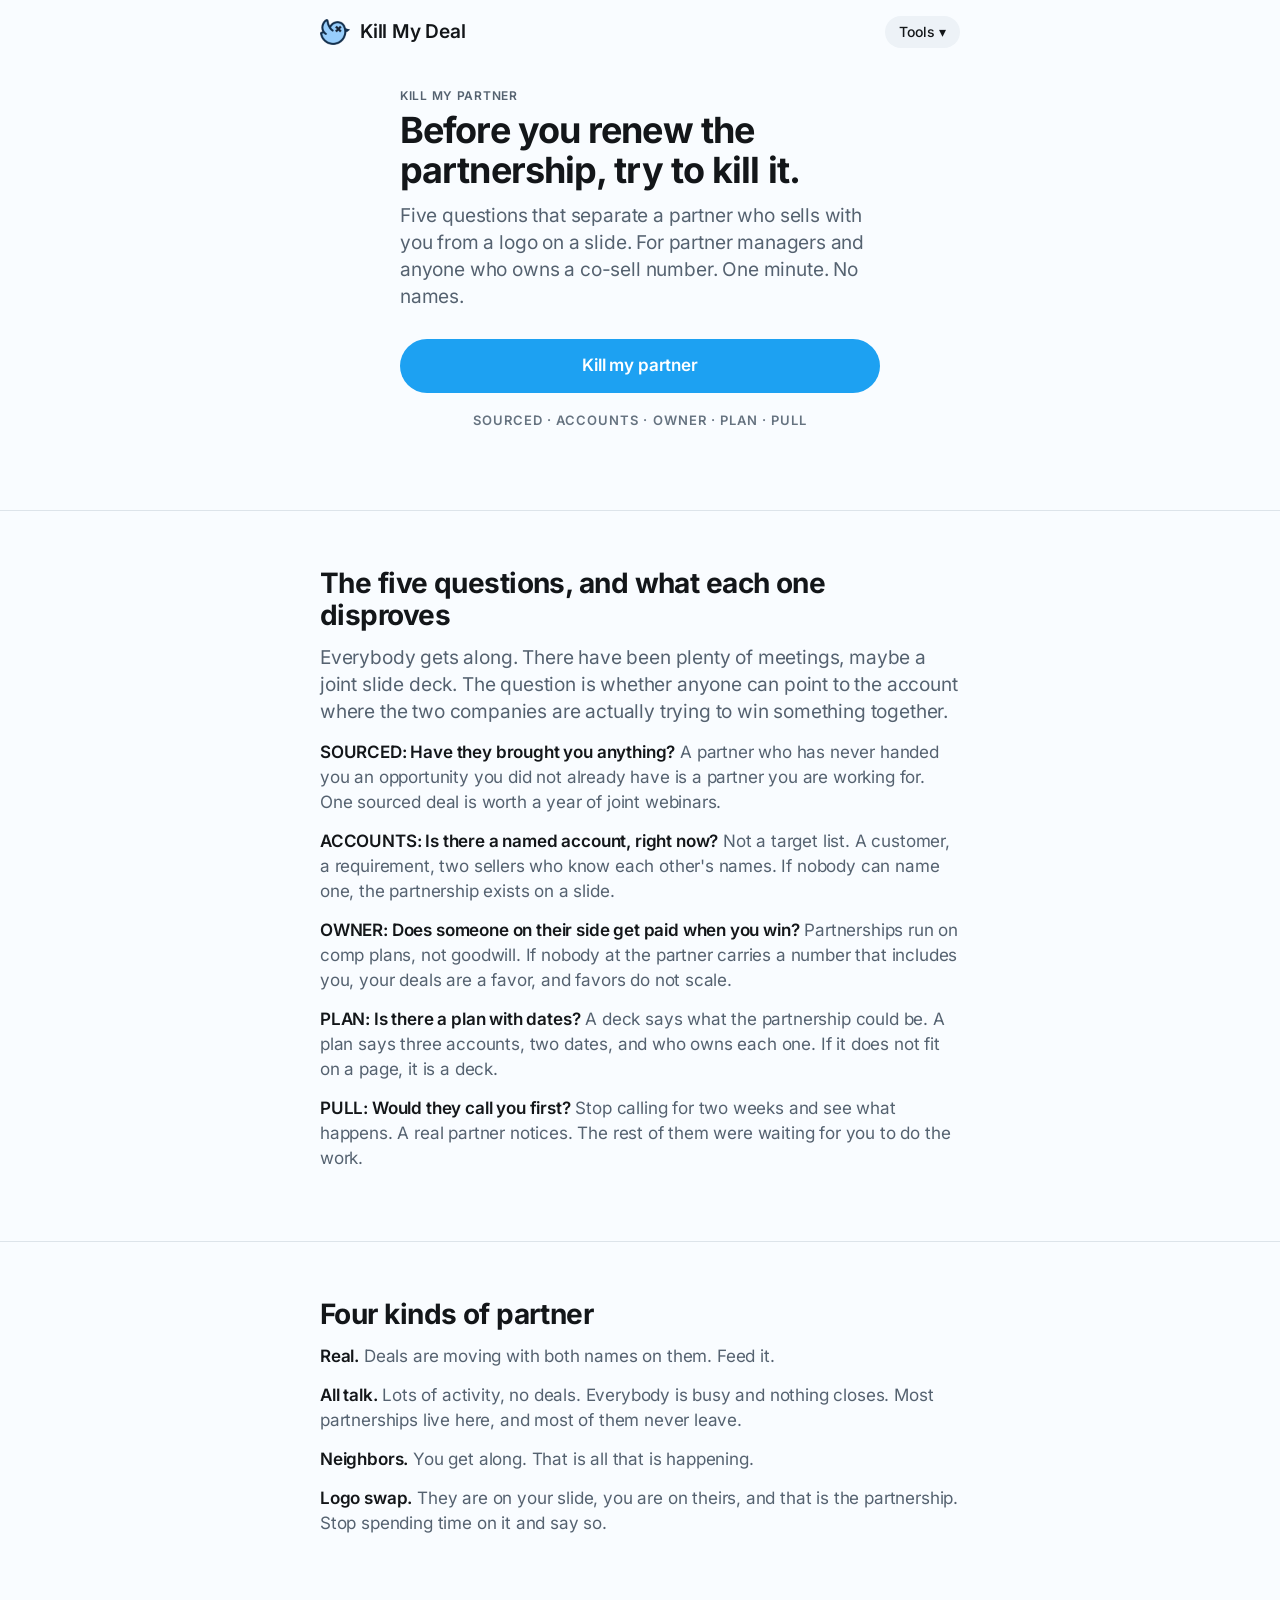
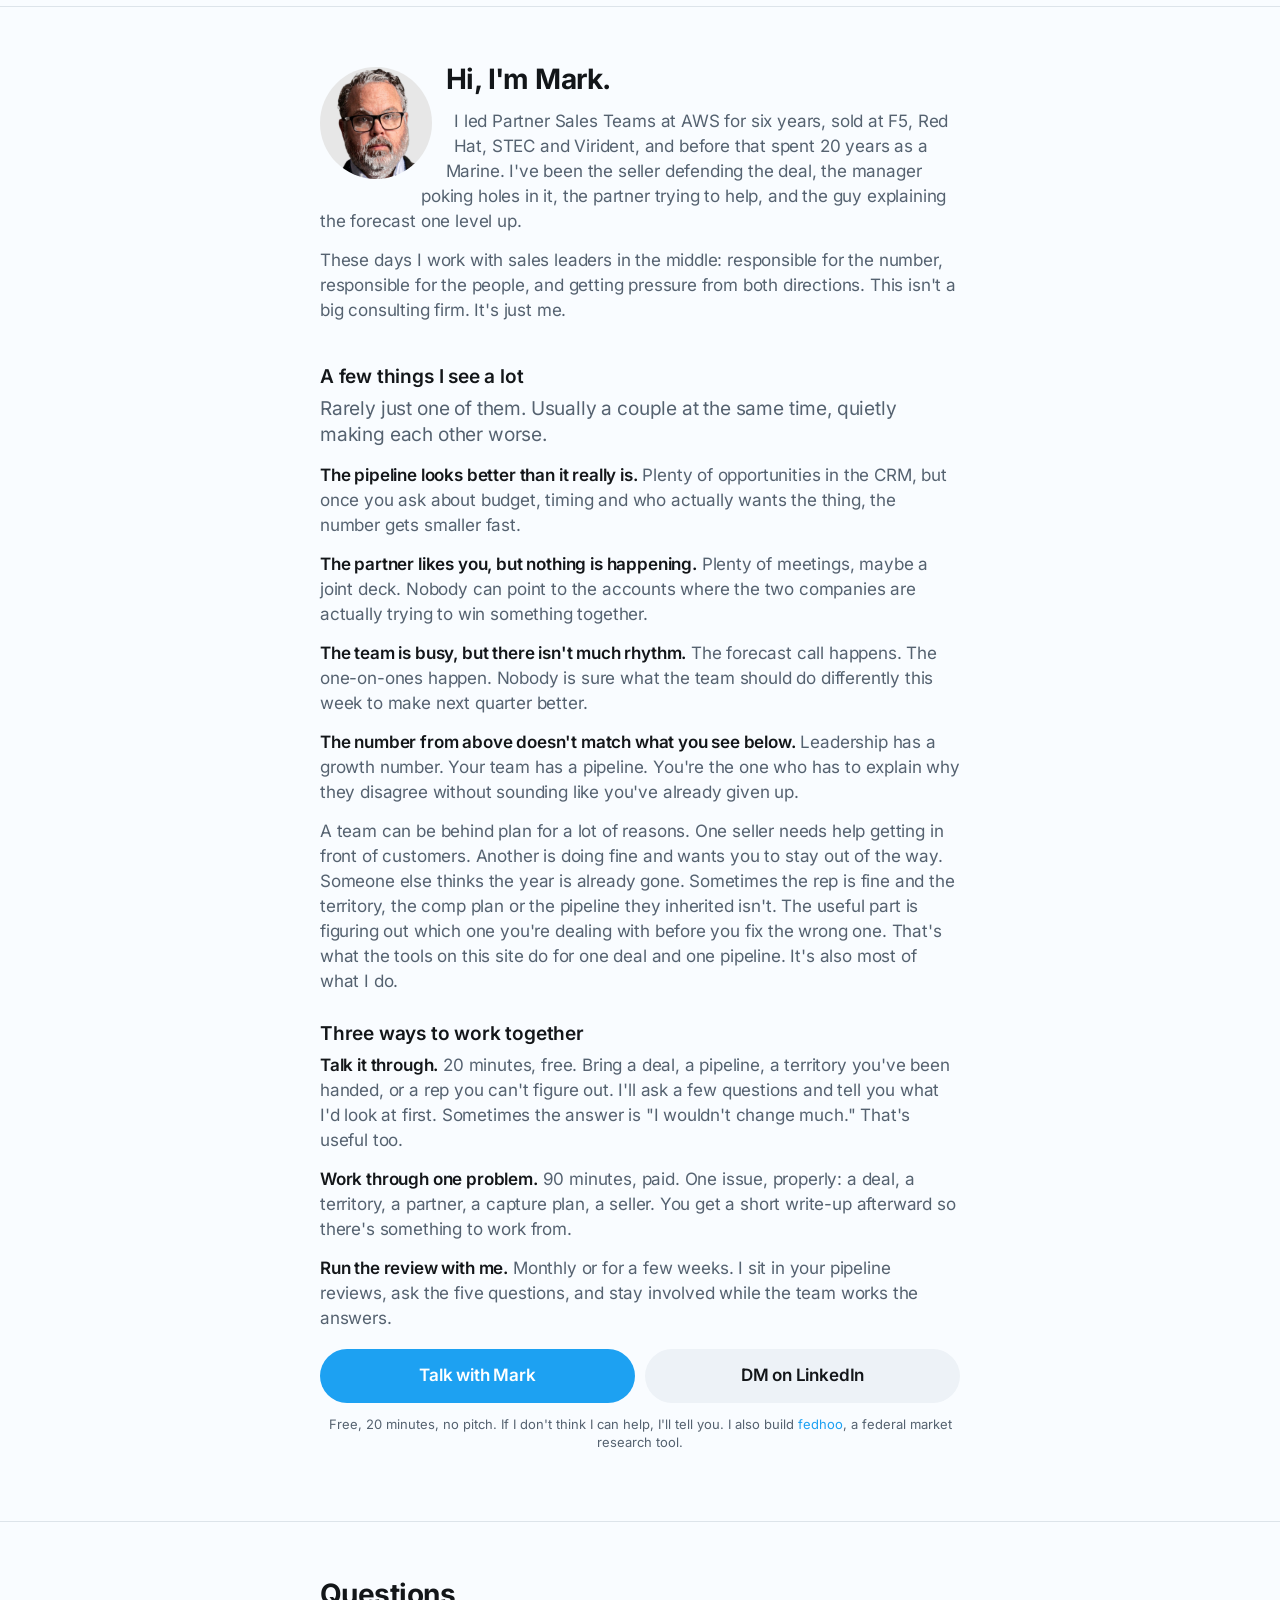
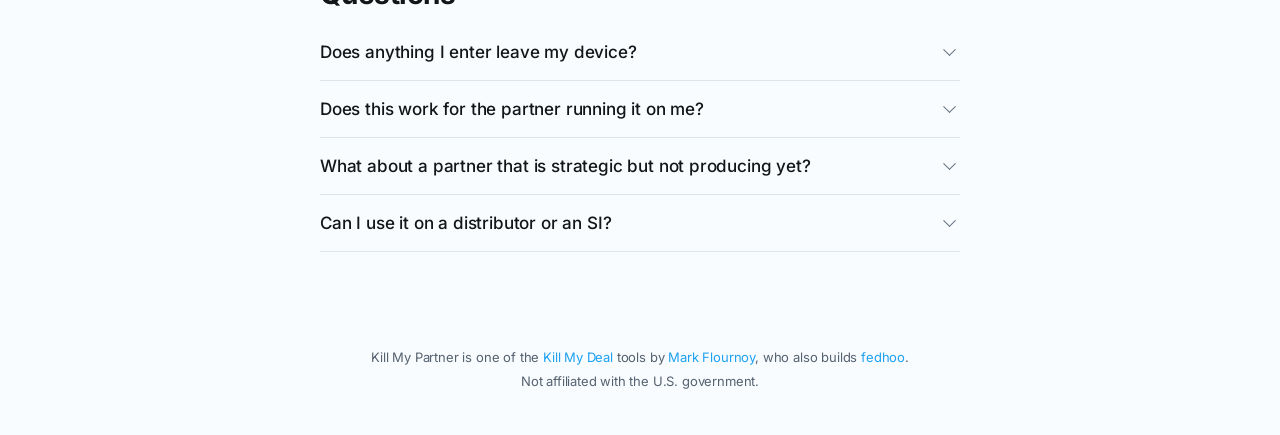
<file: partner/index.html>
<!DOCTYPE html>
<html lang="en">
<head>
<meta charset="utf-8">
<meta name="viewport" content="width=device-width, initial-scale=1, viewport-fit=cover">
<title>Is This Partnership Real? Five Questions for Partner Managers | Kill My Partner</title>
<meta name="description" content="Five questions that separate a partner who sells with you from a logo on a slide. For partner managers, alliance leads and anyone who owns a co-sell number. One minute, no names, nothing stored.">
<link rel="canonical" href="https://killmydeal.com/partner/">
<meta name="robots" content="index,follow,max-snippet:-1,max-image-preview:large">
<link rel="icon" type="image/png" sizes="64x64" href="../favicon.png">
<link rel="apple-touch-icon" href="../apple-touch-icon.png">
<meta property="og:type" content="website">
<meta property="og:url" content="https://killmydeal.com/partner/">
<meta property="og:title" content="Kill My Partner: Before you renew the partnership, try to kill it.">
<meta property="og:description" content="Before you renew the partnership, try to kill it. Five questions, one minute, no names.">
<meta property="og:site_name" content="Kill My Deal">
<meta property="og:image" content="https://killmydeal.com/card-partner.jpg">
<meta property="og:image:width" content="1200">
<meta property="og:image:height" content="630">
<meta property="og:image:alt" content="Kill My Partner: Before you renew the partnership, try to kill it.">
<meta name="twitter:card" content="summary_large_image">
<meta name="twitter:title" content="Kill My Partner: Before you renew the partnership, try to kill it.">
<meta name="twitter:description" content="Before you renew the partnership, try to kill it. Five questions, one minute, no names.">
<meta name="twitter:image" content="https://killmydeal.com/card-partner.jpg">
<meta name="twitter:image:alt" content="Kill My Partner: Before you renew the partnership, try to kill it.">
<meta name="color-scheme" content="light dark">
<meta name="theme-color" media="(prefers-color-scheme: light)" content="#F9FCFF">
<meta name="theme-color" media="(prefers-color-scheme: dark)" content="#101418">
<script type="application/ld+json">
{
  "@context": "https://schema.org",
  "@graph": [
    {
      "@type": "WebApplication",
      "name": "Kill My Partner",
      "url": "https://killmydeal.com/partner/",
      "applicationCategory": "BusinessApplication",
      "operatingSystem": "Any",
      "description": "Five questions that separate a partner who sells with you from a logo on a slide. For partner managers, alliance leads and anyone who owns a co-sell number. One minute, no names, nothing stored.",
      "image": "https://killmydeal.com/card-partner.jpg",
      "offers": {
        "@type": "Offer",
        "price": "0",
        "priceCurrency": "USD"
      },
      "isPartOf": {
        "@type": "WebSite",
        "name": "Kill My Deal",
        "url": "https://killmydeal.com/"
      },
      "author": {
        "@id": "https://killmydeal.com/#mark"
      }
    },
    {
      "@type": "FAQPage",
      "mainEntity": [
        {
          "@type": "Question",
          "name": "Does anything I enter leave my device?",
          "acceptedAnswer": {
            "@type": "Answer",
            "text": "No. The five answers are scored in your browser. No account, no CRM connection, no API call. The site counts page views with Google Analytics and never sends your answers. Nothing else leaves the page unless you choose to share a result."
          }
        },
        {
          "@type": "Question",
          "name": "Does this work for the partner running it on me?",
          "acceptedAnswer": {
            "@type": "Answer",
            "text": "Yes, and that is the best use. Run it on each other, compare, and the gap between the two verdicts is the conversation you should have been having."
          }
        },
        {
          "@type": "Question",
          "name": "What about a partner that is strategic but not producing yet?",
          "acceptedAnswer": {
            "@type": "Answer",
            "text": "Then the answer to SOURCED and ACCOUNTS is no, and the tool will say so. Strategic is what people call a partnership before it has produced anything. The question is how long you are willing to say it."
          }
        },
        {
          "@type": "Question",
          "name": "Can I use it on a distributor or an SI?",
          "acceptedAnswer": {
            "@type": "Answer",
            "text": "Yes. The questions do not care which direction the paper flows. They care whether anyone on the other side is accountable for a deal with your name on it."
          }
        }
      ]
    }
  ]
}
</script>
<link rel="stylesheet" href="../kmd.css">
<script src="../analytics.js" defer></script>
</head>
<body>

<div class="wrap">
  <header class="appbar">
    <a class="logo" href="/" aria-label="Kill My Deal, home"><picture><source srcset="../bird-sm-dark.png" media="(prefers-color-scheme: dark)"><img class="brandmark" src="../bird-sm.png" alt="" width="38" height="32"></picture> Kill My Deal</a>
    <details class="menu"><summary><span class="chip">Tools ▾</span></summary><div class="menu-list"><div class="menu-group">For sellers</div><a href="/">Kill My Deal<small>Before you put it in commit</small></a><a href="/territory/">Kill My Territory<small>Month one in a new patch</small></a><div class="menu-group">For managers</div><a href="/pipeline/">Kill My Pipeline<small>Quarterly, before the review</small></a><a href="/rep/">Kill My Rep<small>When a rep is worrying you</small></a><a href="/partner/" class="current">Kill My Partner<small>Before you renew the partnership</small></a><a href="/olr/">Kill My OLR<small>Review season</small></a><div class="menu-group">For anyone</div><a href="/brief/">Kill My Brief<small>Before a meeting where someone can say no</small></a></div></details>
  </header>
  <div id="screen">
    <span class="overline tool-name">Kill My Partner</span>
    <h1>Before you renew the partnership, try to kill it.</h1>
    <p class="dek">Five questions that separate a partner who sells with you from a logo on a slide. For partner managers and anyone who owns a co-sell number. One minute. No names.</p>
    <button class="btn btn-primary btn-lg btn-full" id="prep" type="button">Kill my partner</button>
    <p class="pillars">Sourced · Accounts · Owner · Plan · Pull</p></div>
</div>

<section class="band" id="how">
  <div class="band-inner">
    <h2>The five questions, and what each one disproves</h2>
    <p class="lede">Everybody gets along. There have been plenty of meetings, maybe a joint slide deck. The question
      is whether anyone can point to the account where the two companies are actually trying to win something together.</p>
    <p><strong>SOURCED: Have they brought you anything?</strong> A partner who has never handed you an opportunity
      you did not already have is a partner you are working for. One sourced deal is worth a year of joint webinars.</p>
    <p><strong>ACCOUNTS: Is there a named account, right now?</strong> Not a target list. A customer, a requirement,
      two sellers who know each other's names. If nobody can name one, the partnership exists on a slide.</p>
    <p><strong>OWNER: Does someone on their side get paid when you win?</strong> Partnerships run on comp plans, not
      goodwill. If nobody at the partner carries a number that includes you, your deals are a favor, and favors do
      not scale.</p>
    <p><strong>PLAN: Is there a plan with dates?</strong> A deck says what the partnership could be. A plan says three
      accounts, two dates, and who owns each one. If it does not fit on a page, it is a deck.</p>
    <p><strong>PULL: Would they call you first?</strong> Stop calling for two weeks and see what happens. A real
      partner notices. The rest of them were waiting for you to do the work.</p>
  </div>
</section>

<section class="band" id="verdicts">
  <div class="band-inner">
    <h2>Four kinds of partner</h2>
    <p><strong>Real.</strong> Deals are moving with both names on them. Feed it.</p>
    <p><strong>All talk.</strong> Lots of activity, no deals. Everybody is busy and nothing closes. Most
      partnerships live here, and most of them never leave.</p>
    <p><strong>Neighbors.</strong> You get along. That is all that is happening.</p>
    <p><strong>Logo swap.</strong> They are on your slide, you are on theirs, and that is the partnership. Stop
      spending time on it and say so.</p>
  </div>
</section>

<section class="band" id="mark" aria-labelledby="mark-h">
  <div class="band-inner">
    <div class="who">
      <img src="../mark.jpg" alt="Mark Flournoy" width="120" height="120" loading="lazy" decoding="async"
           onerror="this.remove();">
        <h2 id="mark-h">Hi, I'm Mark.</h2>
        <p>I led Partner Sales Teams at AWS for six years, sold at F5, Red Hat, STEC and Virident, and
          before that spent 20 years as a Marine. I've been the seller defending the deal, the manager
          poking holes in it, the partner trying to help, and the guy explaining the forecast one level up.</p>
        <p>These days I work with sales leaders in the middle: responsible for the number, responsible for
          the people, and getting pressure from both directions. This isn't a big consulting firm. It's just me.</p>
    </div>

    <h3>A few things I see a lot</h3>
    <p class="lede">Rarely just one of them. Usually a couple at the same time, quietly making each other worse.</p>
    <p><strong>The pipeline looks better than it really is.</strong> Plenty of opportunities in the CRM, but once
      you ask about budget, timing and who actually wants the thing, the number gets smaller fast.</p>
    <p><strong>The partner likes you, but nothing is happening.</strong> Plenty of meetings, maybe a joint deck.
      Nobody can point to the accounts where the two companies are actually trying to win something together.</p>
    <p><strong>The team is busy, but there isn't much rhythm.</strong> The forecast call happens. The one-on-ones
      happen. Nobody is sure what the team should do differently this week to make next quarter better.</p>
    <p><strong>The number from above doesn't match what you see below.</strong> Leadership has a growth number.
      Your team has a pipeline. You're the one who has to explain why they disagree without sounding like
      you've already given up.</p>
    <p>A team can be behind plan for a lot of reasons. One seller needs help getting in front of customers.
      Another is doing fine and wants you to stay out of the way. Someone else thinks the year is already
      gone. Sometimes the rep is fine and the territory, the comp plan or the pipeline they inherited isn't.
      The useful part is figuring out which one you're dealing with before you fix the wrong one. That's what
      the tools on this site do for one deal and one pipeline. It's also most of what I do.</p>

    <h3>Three ways to work together</h3>
    <p><strong>Talk it through.</strong> 20 minutes, free. Bring a deal, a pipeline, a territory you've
      been handed, or a rep you can't figure out. I'll ask a few questions and tell you what I'd look at first. Sometimes the answer is "I wouldn't
      change much." That's useful too.</p>
    <p><strong>Work through one problem.</strong> 90 minutes, paid. One issue, properly: a deal, a territory,
      a partner, a capture plan, a seller. You get a short write-up afterward so there's something to work from.</p>
    <p><strong>Run the review with me.</strong> Monthly or for a few weeks. I sit in your pipeline reviews,
      ask the five questions, and stay involved while the team works the answers.</p>
    <div class="btn-row">
      <a class="btn btn-primary btn-lg" href="https://calendly.com/markflournoy/chat-with-mark?utm_source=killmydeal&amp;utm_medium=partner&amp;utm_content=consulting" target="_blank" rel="noopener">Talk with Mark</a>
      <a class="btn btn-lg" href="https://www.linkedin.com/in/markflournoy/" target="_blank" rel="noopener">DM on LinkedIn</a>
    </div>
    <p class="fine" style="text-align:center;margin-top:12px;">Free, 20 minutes, no pitch. If I don't think I can help, I'll tell you.
      I also build <a href="https://fedhoo.com" target="_blank" rel="noopener">fedhoo</a>, a federal market research tool.</p>
  </div>
</section>

<section class="band" id="faq" aria-labelledby="faq-h">
  <div class="band-inner">
    <h2 id="faq-h">Questions</h2>
    <details class="exp"><summary>Does anything I enter leave my device?</summary>
      <div class="body">No. The five answers are scored in your browser. No account, no CRM connection, no API call. The site counts page views with Google Analytics and never sends your answers. Nothing else leaves the page unless you choose to share a result.</div></details>
    <details class="exp"><summary>Does this work for the partner running it on me?</summary>
      <div class="body">Yes, and that is the best use. Run it on each other, compare, and the gap between the two verdicts is the conversation you should have been having.</div></details>
    <details class="exp"><summary>What about a partner that is strategic but not producing yet?</summary>
      <div class="body">Then the answer to SOURCED and ACCOUNTS is no, and the tool will say so. Strategic is what people call a partnership before it has produced anything. The question is how long you are willing to say it.</div></details>
    <details class="exp"><summary>Can I use it on a distributor or an SI?</summary>
      <div class="body">Yes. The questions do not care which direction the paper flows. They care whether anyone on the other side is accountable for a deal with your name on it.</div></details>
  </div>
</section>

<footer class="sitefoot">
  <p>Kill My Partner is one of the <a href="/">Kill My Deal</a> tools by
    <a href="https://www.linkedin.com/in/markflournoy/" target="_blank" rel="noopener">Mark Flournoy</a>,
    who also builds <a href="https://fedhoo.com" target="_blank" rel="noopener">fedhoo</a>.</p>
  <p>Not affiliated with the U.S. government.</p>
</footer>
<script src="../kill.js"></script>
<script>
'use strict';
window.KMD_BUILD = '2026-09-29.0900';
KillMy({
  slug: 'partner', name: 'Kill My Partner', url: 'https://killmydeal.com/partner/',
  questions: [
    { k: 'sourced',  n: 'SOURCED',  q: "Have they brought you an opportunity you didn't find yourself?" },
    { k: 'accounts', n: 'ACCOUNTS', q: 'Is there a named account both sides are working right now?' },
    { k: 'owner',    n: 'OWNER',    q: 'Does someone on their side carry a number that includes you?' },
    { k: 'plan',     n: 'PLAN',     q: 'Is there a co-sell plan with dates on it, not a deck?' },
    { k: 'pull',     n: 'PULL',     q: 'Would they call you if you stopped calling them?' },
  ],
  weights: { sourced: 24, owner: 22, accounts: 20, pull: 18, plan: 16 },
  verdict(a, total) {
    if (total >= 75) return { label: 'Real', cls: 'ready', attack: 'This one is real. Feed it.', sub: 'Protect the time you spend here from the partners below.' };
    if (total >= 55) return { label: 'All talk', cls: 'proof', attack: 'Lots of activity. No deals.', sub: 'Everybody is busy. Nothing closes. Most partnerships live here forever.' };
    if (total >= 35) return { label: 'Neighbors', cls: 'prove', attack: "You get along. That's all that's happening.", sub: 'Pick one account and one date, or stop pretending this is a partnership.' };
    return { label: 'Logo swap', cls: 'dont', attack: "They're on your slide. You're on theirs.", sub: 'That is the whole partnership. Say so, and put the time somewhere that produces.' };
  },
  askedBy: 'Your boss will ask',
  grill: {
    sourced: "What have they brought us that we didn't find ourselves?",
    accounts: "Name one account where we're both working the same deal.",
    owner: 'Who on their side gets paid when we win?',
    plan: "What's on the co-sell plan that has a date on it?",
    pull: 'When did they last call you first?',
  },
  moves: {
    sourced: 'Ask them for one opportunity this month. Their answer is the diagnosis.',
    accounts: 'Pick three accounts, get both sellers on one call, agree who does what by when.',
    owner: 'Find out whose comp plan includes you. If the answer is nobody, that is the problem.',
    plan: 'Replace the deck with one page: three accounts, two dates, one owner each.',
    pull: 'Stop calling for two weeks. See what happens.',
  },
  noMove: 'Keep doing what you are doing, and write down why it works before someone changes it.',
  handoff: (s) => s.total >= 55
    ? { overline: 'Is there a deal inside this partnership?', text: 'Run it through Kill My Deal. A real partner deal survives the same five questions any deal does.', href: '/', label: 'Kill my deal' }
    : { overline: 'How much of your number is leaning on them?', text: 'If this partner is in your coverage math, the math is wrong. Kill My Pipeline shows you by how much.', href: '/pipeline/', label: 'Kill my pipeline' },
  mark: { title: (s) => 'Stuck on ' + s.weak.n.toLowerCase() + '?', body: "I'm Mark. I ran partner sales at AWS for six years and sat on the other side of the table before that. I have seen every version of the partnership that looks great in the QBR and produces nothing. Send me one line. No partner names." },
  dm: (s) => `Mark, ran a partner through Kill My Partner. ${s.label[0] + s.label.slice(1).toLowerCase()}, ${s.provenText}, weakest is ${s.weak.n.toLowerCase()}. Not sure what to do with it. Worth 20 minutes?`,
});
</script>
</body>
</html>
</file>
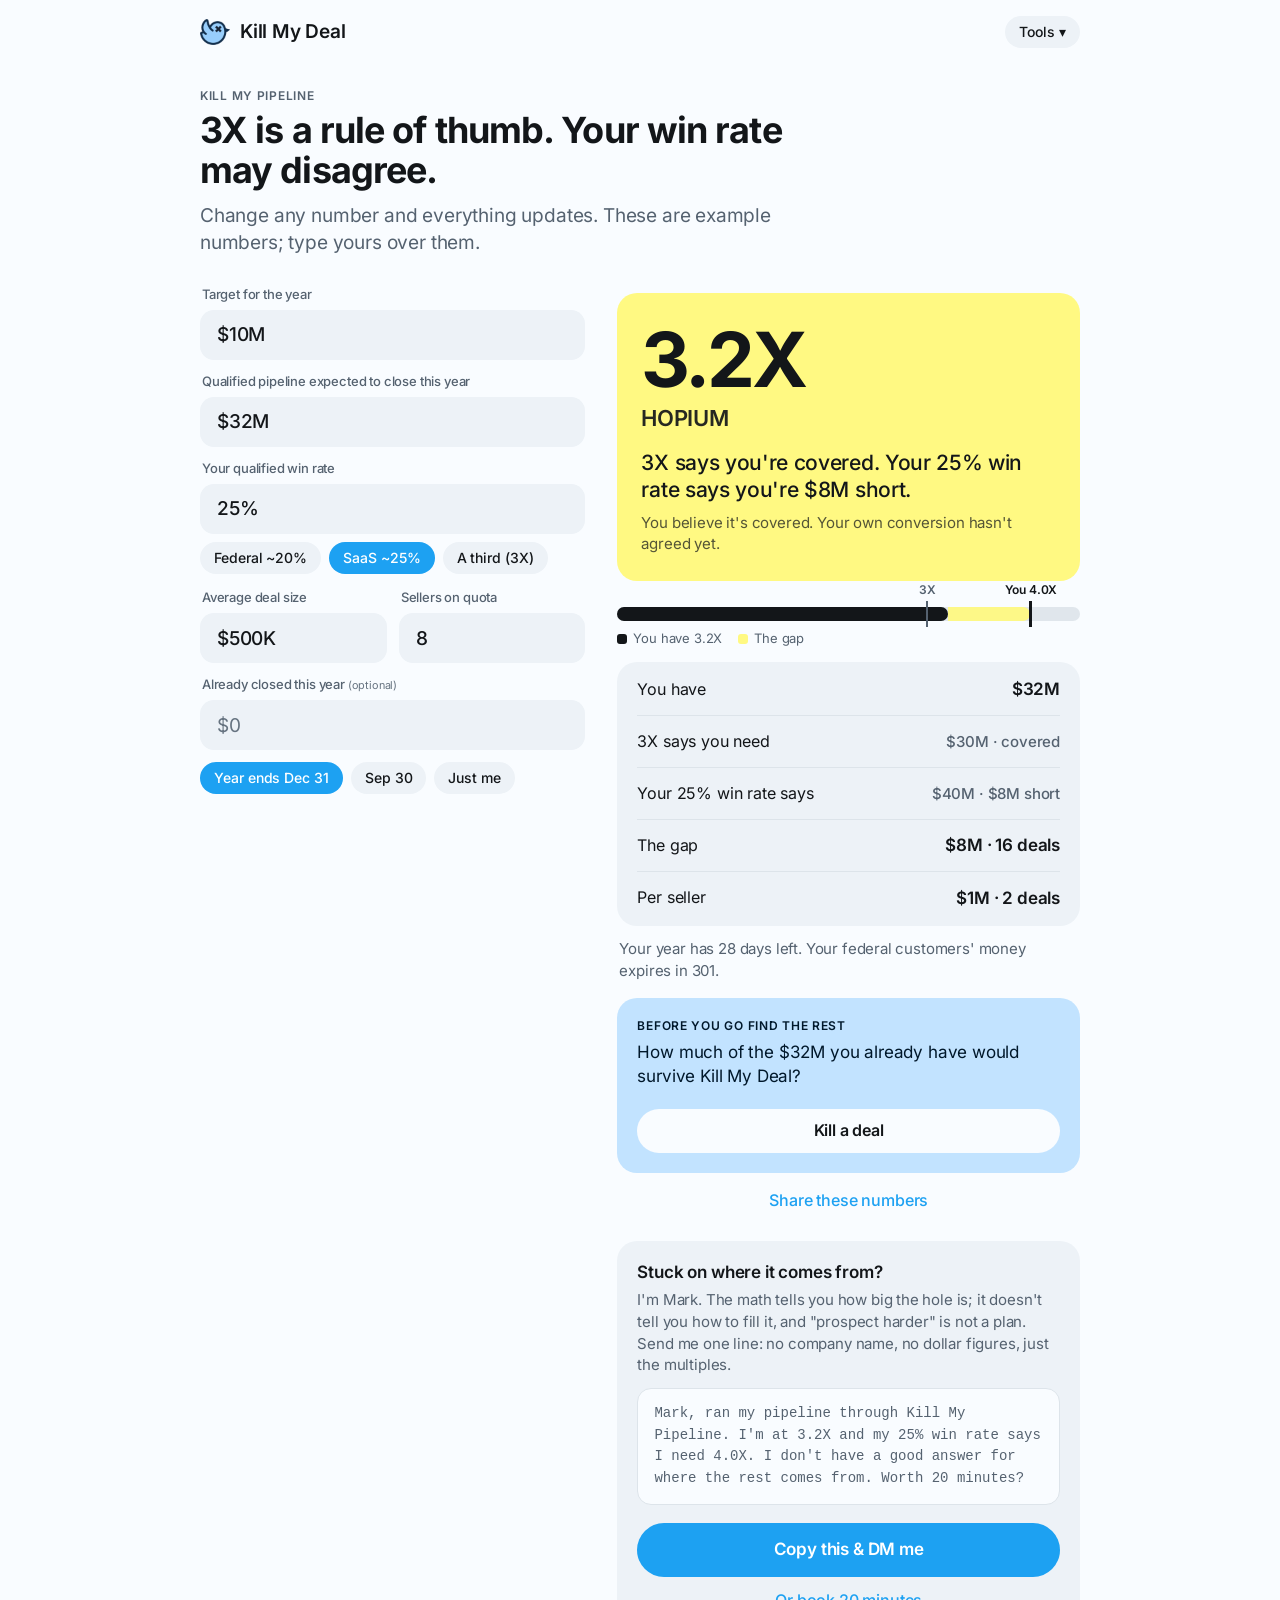
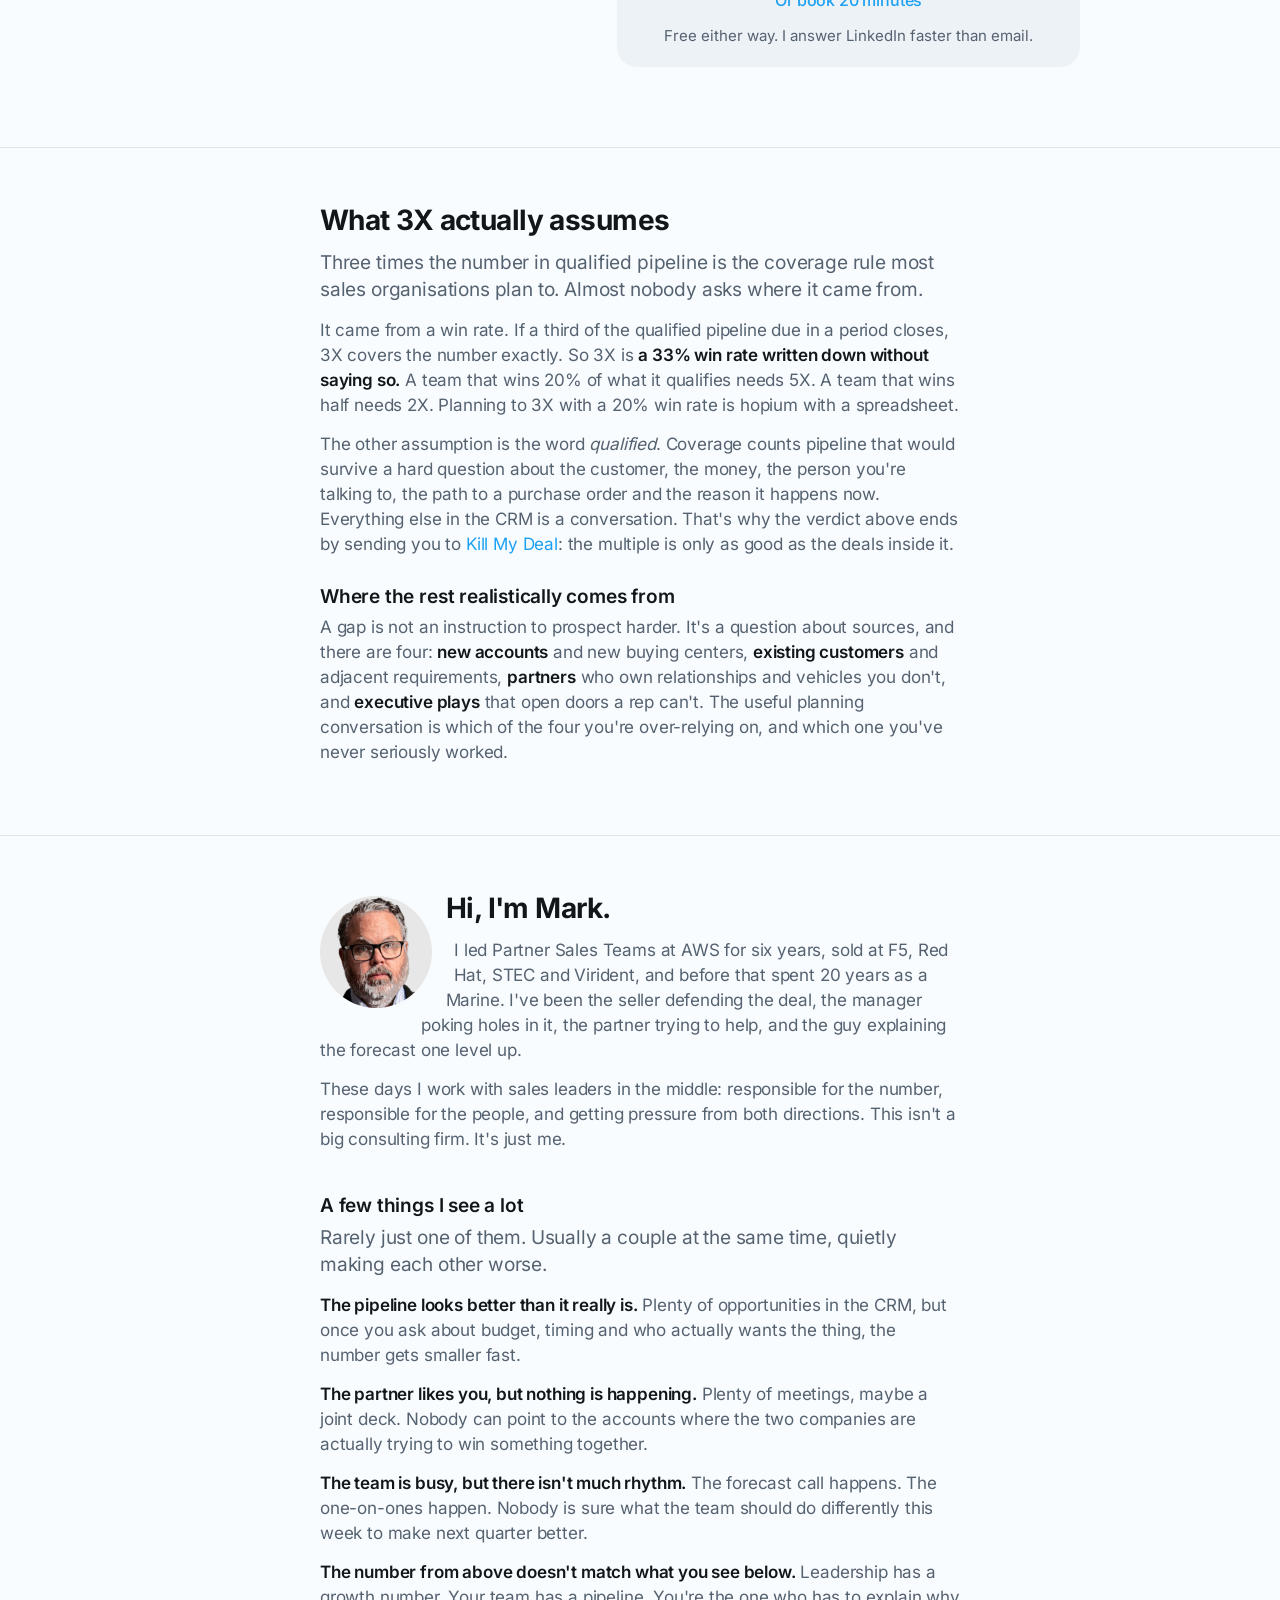
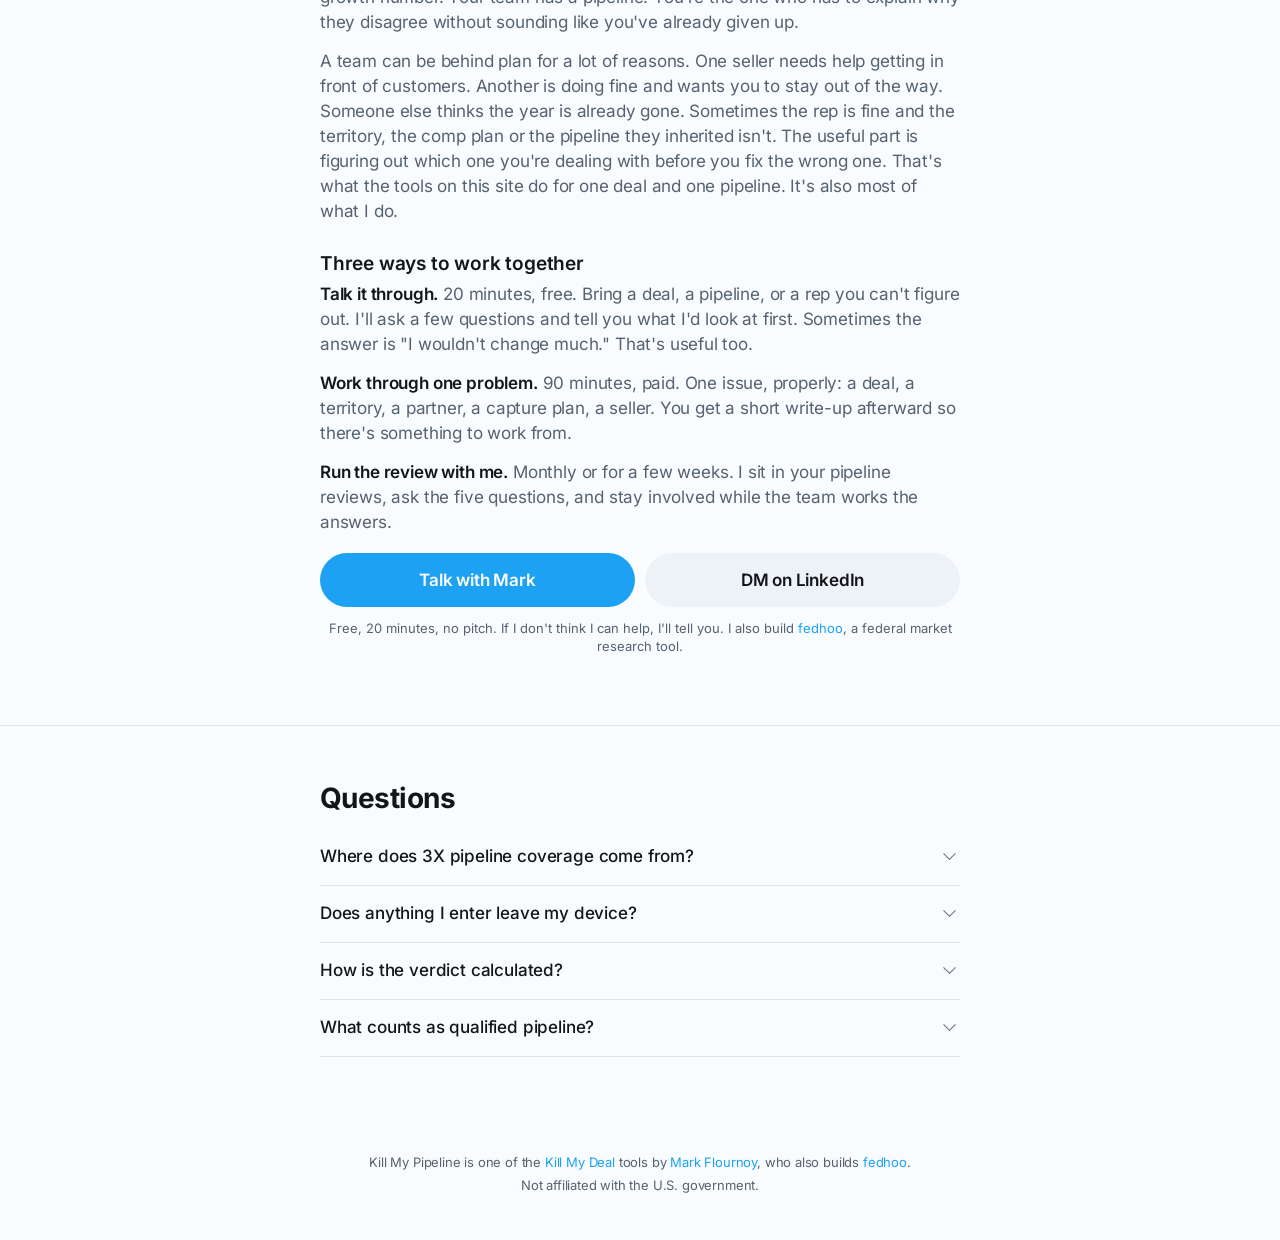
<file: pipeline/index.html>
<!DOCTYPE html>
<html lang="en">
<head>
<meta charset="utf-8">
<meta name="viewport" content="width=device-width, initial-scale=1, viewport-fit=cover">
<title>Pipeline Coverage Calculator for Sales Managers | Kill My Pipeline</title>
<meta name="description" content="Free pipeline coverage calculator. 3X is a rule of thumb; your win rate says what you actually need. Target, pipeline, win rate, scored in your browser. No login, nothing stored.">
<link rel="canonical" href="https://killmydeal.com/pipeline/">
<meta name="robots" content="index,follow,max-snippet:-1,max-image-preview:large">
<link rel="icon" type="image/png" sizes="64x64" href="../favicon.png">
<link rel="apple-touch-icon" href="../apple-touch-icon.png">
<meta property="og:type" content="website">
<meta property="og:url" content="https://killmydeal.com/pipeline/">
<meta property="og:title" content="Kill My Pipeline: 3X is a rule of thumb. Your win rate may disagree.">
<meta property="og:description" content="Coverage against your target and your own win rate, not a benchmark. One minute, nothing stored.">
<meta property="og:site_name" content="Kill My Deal">
<meta property="og:image" content="https://killmydeal.com/card-pipeline.jpg">
<meta property="og:image:width" content="1200">
<meta property="og:image:height" content="630">
<meta property="og:image:alt" content="Kill My Pipeline: 3X is a rule of thumb. Your win rate may disagree. Target, coverage, win rate.">
<meta name="twitter:card" content="summary_large_image">
<meta name="twitter:title" content="Kill My Pipeline: 3X is a rule of thumb. Your win rate may disagree.">
<meta name="twitter:description" content="Coverage against your target and your own win rate, not a benchmark.">
<meta name="twitter:image" content="https://killmydeal.com/card-pipeline.jpg">
<meta name="twitter:image:alt" content="Kill My Pipeline: 3X is a rule of thumb. Your win rate may disagree.">
<meta name="color-scheme" content="light dark">
<meta name="theme-color" media="(prefers-color-scheme: light)" content="#F9FCFF">
<meta name="theme-color" media="(prefers-color-scheme: dark)" content="#101418">
<script type="application/ld+json">
{
  "@context": "https://schema.org",
  "@graph": [
    {
      "@type": "WebApplication",
      "name": "Kill My Pipeline",
      "url": "https://killmydeal.com/pipeline/",
      "applicationCategory": "BusinessApplication",
      "operatingSystem": "Any",
      "description": "Pipeline coverage against a revenue target and the user's own win rate. Runs entirely in the browser; no account, nothing stored.",
      "image": "https://killmydeal.com/card-pipeline.jpg",
      "offers": {
        "@type": "Offer",
        "price": "0",
        "priceCurrency": "USD"
      },
      "isPartOf": {
        "@type": "WebSite",
        "name": "Kill My Deal",
        "url": "https://killmydeal.com/"
      },
      "author": {
        "@id": "https://killmydeal.com/#mark"
      }
    },
    {
      "@type": "FAQPage",
      "mainEntity": [
        {
          "@type": "Question",
          "name": "Where does 3X pipeline coverage come from?",
          "acceptedAnswer": {
            "@type": "Answer",
            "text": "3X assumes you close about a third of the qualified pipeline that is due in the period. It is a win rate in disguise. If your qualified win rate is 20%, you need 5X. If it is 50%, you need 2X. The benchmark is only right for teams that happen to win a third of what they qualify."
          }
        },
        {
          "@type": "Question",
          "name": "Does anything I enter leave my device?",
          "acceptedAnswer": {
            "@type": "Answer",
            "text": "No. The arithmetic runs in your browser. No account, no CRM connection, no API call. The site counts page views with Google Analytics and never sends your numbers, and never the part of the link where a shared result lives. If you press Share, your inputs go into the link so you can send it to somebody, and that is the only time."
          }
        },
        {
          "@type": "Question",
          "name": "How is the verdict calculated?",
          "acceptedAnswer": {
            "@type": "Answer",
            "text": "Required pipeline is the number still to find ÷ your qualified win rate, or × 3 if you leave win rate blank. The verdict is your pipeline as a share of that: covered at 100% or more, hopium from 75%, on life support from 50%, kill it below. Opportunities are the gap ÷ your average deal size, rounded up."
          }
        },
        {
          "@type": "Question",
          "name": "What counts as qualified pipeline?",
          "acceptedAnswer": {
            "@type": "Answer",
            "text": "Pipeline you expect to close in the period and can defend: the customer has said they want it, the money has a name, you have reached someone who can act, you know how they buy, and something forces action now. That is what Kill My Deal tests one deal at a time."
          }
        }
      ]
    }
  ]
}
</script>
<link rel="stylesheet" href="../kmd.css">
<script src="../analytics.js" defer></script>
</head>
<body>

<div class="wrap wide">
  <header class="appbar">
    <a class="logo" href="/" aria-label="Kill My Deal, home"><picture><source srcset="../bird-sm-dark.png" media="(prefers-color-scheme: dark)"><img class="brandmark" src="../bird-sm.png" alt="" width="38" height="32"></picture> Kill My Deal</a>
    <details class="menu"><summary><span class="chip">Tools ▾</span></summary><div class="menu-list"><div class="menu-group">For sellers</div><a href="/">Kill My Deal<small>Before you put it in commit</small></a><a href="/territory/">Kill My Territory<small>Month one in a new patch</small></a><div class="menu-group">For managers</div><a href="/pipeline/" class="current">Kill My Pipeline<small>Quarterly, before the review</small></a><a href="/rep/">Kill My Rep<small>When a rep is worrying you</small></a><a href="/partner/">Kill My Partner<small>Before you renew the partnership</small></a><a href="/olr/">Kill My OLR<small>Review season</small></a><div class="menu-group">For anyone</div><a href="/brief/">Kill My Brief<small>Before a meeting where someone can say no</small></a></div></details>
  </header>
  <div id="screen" class="calc-screen">
    <span class="overline tool-name">Kill My Pipeline</span>
    <h1>3X is a rule of thumb. Your win rate may disagree.</h1>
    <p class="dek">Change any number and everything updates. <span id="exnote">These are example numbers; type yours over them.</span></p>

    <div class="calc">
      <form class="calc-in" id="f" autocomplete="off" novalidate>
        <label class="tf"><span class="tf-label">Target for the year</span>
          <input id="goal" type="text" inputmode="decimal" value="$10M"></label>
        <label class="tf"><span class="tf-label">Qualified pipeline expected to close this year</span>
          <input id="pipe" type="text" inputmode="decimal" value="$32M"></label>
        <label class="tf"><span class="tf-label">Your qualified win rate</span>
          <input id="win" type="text" inputmode="decimal" value="25%"></label>
        <div class="chips" style="margin:-4px 0 14px;" aria-label="Win rate presets">
          <button class="chip" data-win="20" type="button">Federal ~20%</button>
          <button class="chip" data-win="25" type="button">SaaS ~25%</button>
          <button class="chip" data-win="33" type="button">A third (3X)</button>
        </div>
        <div class="tf-grid">
          <label class="tf"><span class="tf-label">Average deal size</span>
            <input id="size" type="text" inputmode="decimal" value="$500K"></label>
          <label class="tf"><span class="tf-label">Sellers on quota</span>
            <input id="reps" type="text" inputmode="numeric" value="8"></label>
        </div>
        <label class="tf"><span class="tf-label">Already closed this year <small>(optional)</small></span>
          <input id="closed" type="text" inputmode="decimal" placeholder="$0"></label>
        <div class="chips" style="margin-top:0;" aria-label="Year end">
          <button class="chip on" data-ye="cy" type="button">Year ends Dec 31</button>
          <button class="chip" data-ye="fy" type="button">Sep 30</button>
          <button class="chip" id="justMe" type="button">Just me</button>
        </div>
      </form>

      <div class="calc-out" id="out" aria-live="polite"></div>
    </div>
  </div>
</div>

<div class="sumbar" id="sumbar" hidden aria-hidden="true"></div>

<section class="band" id="threex" aria-labelledby="threex-h">
  <div class="band-inner">
    <h2 id="threex-h">What 3X actually assumes</h2>
    <p class="lede">Three times the number in qualified pipeline is the coverage rule most sales
      organisations plan to. Almost nobody asks where it came from.</p>
    <p>It came from a win rate. If a third of the qualified pipeline due in a period closes, 3X covers the
      number exactly. So 3X is <strong>a 33% win rate written down without saying
      so.</strong> A team that wins 20% of what it qualifies needs 5X. A team that wins half needs 2X. Planning
      to 3X with a 20% win rate is hopium with a spreadsheet.</p>
    <p>The other assumption is the word <em>qualified</em>. Coverage counts pipeline that would survive a
      hard question about the customer, the money, the person you're talking to, the path to a purchase
      order and the reason it happens now. Everything else in the CRM is a conversation. That's why the
      verdict above ends by sending you to <a href="/">Kill My Deal</a>: the multiple is only as good as
      the deals inside it.</p>
    <h3>Where the rest realistically comes from</h3>
    <p>A gap is not an instruction to prospect harder. It's a question about sources, and there are four:
      <strong>new accounts</strong> and new buying centers, <strong>existing customers</strong> and adjacent
      requirements, <strong>partners</strong> who own relationships and vehicles you don't, and
      <strong>executive plays</strong> that open doors a rep can't. The useful planning conversation is which
      of the four you're over-relying on, and which one you've never seriously worked.</p>
  </div>
</section>

<section class="band" id="mark" aria-labelledby="mark-h">
  <div class="band-inner">
    <div class="who">
      <img src="../mark.jpg" alt="Mark Flournoy" width="120" height="120" loading="lazy" decoding="async"
           onerror="this.remove();">
        <h2 id="mark-h">Hi, I'm Mark.</h2>
        <p>I led Partner Sales Teams at AWS for six years, sold at F5, Red Hat, STEC and Virident, and
          before that spent 20 years as a Marine. I've been the seller defending the deal, the manager
          poking holes in it, the partner trying to help, and the guy explaining the forecast one level up.</p>
        <p>These days I work with sales leaders in the middle: responsible for the number, responsible for
          the people, and getting pressure from both directions. This isn't a big consulting firm. It's just me.</p>
    </div>

    <h3>A few things I see a lot</h3>
    <p class="lede">Rarely just one of them. Usually a couple at the same time, quietly making each other worse.</p>
    <p><strong>The pipeline looks better than it really is.</strong> Plenty of opportunities in the CRM, but once
      you ask about budget, timing and who actually wants the thing, the number gets smaller fast.</p>
    <p><strong>The partner likes you, but nothing is happening.</strong> Plenty of meetings, maybe a joint deck.
      Nobody can point to the accounts where the two companies are actually trying to win something together.</p>
    <p><strong>The team is busy, but there isn't much rhythm.</strong> The forecast call happens. The one-on-ones
      happen. Nobody is sure what the team should do differently this week to make next quarter better.</p>
    <p><strong>The number from above doesn't match what you see below.</strong> Leadership has a growth number.
      Your team has a pipeline. You're the one who has to explain why they disagree without sounding like
      you've already given up.</p>
    <p>A team can be behind plan for a lot of reasons. One seller needs help getting in front of customers.
      Another is doing fine and wants you to stay out of the way. Someone else thinks the year is already
      gone. Sometimes the rep is fine and the territory, the comp plan or the pipeline they inherited isn't.
      The useful part is figuring out which one you're dealing with before you fix the wrong one. That's what
      the tools on this site do for one deal and one pipeline. It's also most of what I do.</p>

    <h3>Three ways to work together</h3>
    <p><strong>Talk it through.</strong> 20 minutes, free. Bring a deal, a pipeline, or a rep you can't figure
      out. I'll ask a few questions and tell you what I'd look at first. Sometimes the answer is "I wouldn't
      change much." That's useful too.</p>
    <p><strong>Work through one problem.</strong> 90 minutes, paid. One issue, properly: a deal, a territory,
      a partner, a capture plan, a seller. You get a short write-up afterward so there's something to work from.</p>
    <p><strong>Run the review with me.</strong> Monthly or for a few weeks. I sit in your pipeline reviews,
      ask the five questions, and stay involved while the team works the answers.</p>
    <div class="btn-row">
      <a class="btn btn-primary btn-lg" href="https://calendly.com/markflournoy/chat-with-mark?utm_source=killmydeal&amp;utm_medium=pipeline&amp;utm_content=consulting" target="_blank" rel="noopener">Talk with Mark</a>
      <a class="btn btn-lg" href="https://www.linkedin.com/in/markflournoy/" target="_blank" rel="noopener">DM on LinkedIn</a>
    </div>
    <p class="fine" style="text-align:center;margin-top:12px;">Free, 20 minutes, no pitch. If I don't think I can help, I'll tell you.
      I also build <a href="https://fedhoo.com" target="_blank" rel="noopener">fedhoo</a>, a federal market research tool.</p>
  </div>
</section>

<section class="band" id="faq" aria-labelledby="faq-h">
  <div class="band-inner">
    <h2 id="faq-h">Questions</h2>
    <details class="exp"><summary>Where does 3X pipeline coverage come from?</summary>
      <div class="body">3X assumes you close about a third of the qualified pipeline that is due in the period.
        It is a win rate in disguise. If your qualified win rate is 20%, you need 5X. If it is 50%, you need
        2X. The benchmark is only right for teams that happen to win a third of what they qualify.</div></details>
    <details class="exp"><summary>Does anything I enter leave my device?</summary>
      <div class="body">No. The arithmetic runs in your browser. No account, no CRM connection, no API call.
        The site counts page views with Google Analytics and never sends your numbers, and never the part of
        the link where a shared result lives. If you press Share, your inputs go into the link so you can
        send it to somebody, and that is the only time.</div></details>
    <details class="exp"><summary>How is the verdict calculated?</summary>
      <div class="body">Required pipeline is the number still to find ÷ your qualified win rate, or × 3 if you
        leave win rate blank. The verdict is your pipeline as a share of that: covered at 100% or more, hopium
        from 75%, on life support from 50%, kill it below. Opportunities are the gap ÷ your average
        deal size, rounded up.</div></details>
    <details class="exp"><summary>What counts as qualified pipeline?</summary>
      <div class="body">Pipeline you expect to close in the period and can defend: the customer has said they
        want it, the money has a name, you have reached someone who can act, you know how they buy, and
        something forces action now. That is what <a href="/">Kill My Deal</a> tests one deal at a time.</div></details>
  </div>
</section>

<footer class="sitefoot">
  <p>Kill My Pipeline is one of the <a href="/">Kill My Deal</a> tools by
    <a href="https://www.linkedin.com/in/markflournoy/" target="_blank" rel="noopener">Mark Flournoy</a>,
    who also builds <a href="https://fedhoo.com" target="_blank" rel="noopener">fedhoo</a>.</p>
  <p>Not affiliated with the U.S. government.</p>
</footer>
<script>
'use strict';
window.KMD_BUILD = '2026-09-30.1100';
const kmd = (n) => { if (typeof window.kmd === 'function') window.kmd(n); else (window.kmdQ = window.kmdQ || []).push(n); };
const esc = (s) => String(s == null ? '' : s).replace(/&/g,'&amp;').replace(/</g,'&lt;').replace(/>/g,'&gt;');
const $ = (id) => document.getElementById(id);
const TARGET = 3;

/* ── parsing and formatting ── */
function parseMoney(raw) {
  if (!raw) return 0;
  let s = String(raw).toLowerCase().replace(/[\s,$_]/g, ''), mult = 1;
  if (/b$/.test(s)) { mult = 1e9; s = s.slice(0, -1); }
  else if (/m$/.test(s)) { mult = 1e6; s = s.slice(0, -1); }
  else if (/k$/.test(s)) { mult = 1e3; s = s.slice(0, -1); }
  const n = parseFloat(s);
  return (!isFinite(n) || n < 0) ? 0 : n * mult;
}
function parseRate(raw) {
  let n = parseFloat(String(raw || '').replace(/[^0-9.]/g, ''));
  if (!isFinite(n) || n <= 0) return 0;
  if (n > 1) n = n / 100;
  return (n > 0 && n < 1) ? n : 0;
}
const parseCount = (raw) => { const n = parseInt(String(raw || '').replace(/[^0-9]/g, ''), 10); return (!isFinite(n) || n <= 0) ? 0 : n; };
function money(n) {
  if (!isFinite(n) || n <= 0) return '$0';
  if (n >= 1e9) return '$' + (n / 1e9).toFixed(2).replace(/\.?0+$/, '') + 'B';
  if (n >= 1e6) return '$' + (n / 1e6).toFixed(1).replace(/\.0$/, '') + 'M';
  if (n >= 1e3) return '$' + Math.round(n / 1e3) + 'K';
  return '$' + Math.round(n);
}
const X = (n) => n.toFixed(1) + 'X';
const pct = (r) => Math.round(r * 100) + '%';

/* ── calendar: months fill themselves ── */
function calendar(yearEnd) {
  const now = new Date(), y = now.getFullYear();
  let start, end;
  if (yearEnd === 'fy') {
    const e = new Date(y, 8, 30, 23, 59, 59);
    end = now <= e ? e : new Date(y + 1, 8, 30, 23, 59, 59);
    start = new Date(end.getFullYear() - 1, 9, 1);
  } else { start = new Date(y, 0, 1); end = new Date(y, 11, 31, 23, 59, 59); }
  const monthsIn = Math.max(0.1, Math.round((now - start) / (end - start) * 120) / 10);
  const daysLeft = Math.max(0, Math.ceil((end - now) / 864e5));
  const fedEnd = now <= new Date(y, 8, 30, 23, 59, 59) ? new Date(y, 8, 30, 23, 59, 59) : new Date(y + 1, 8, 30, 23, 59, 59);
  return { monthsIn, monthsLeft: Math.max(0.1, Math.round((12 - monthsIn) * 10) / 10), daysLeft, fedDays: Math.max(0, Math.ceil((fedEnd - now) / 864e5)) };
}

/* ── the model ── */
let yearEnd = 'cy';
function read() {
  return { goal: parseMoney($('goal').value), pipe: parseMoney($('pipe').value), win: parseRate($('win').value),
           size: parseMoney($('size').value), reps: parseCount($('reps').value), closed: parseMoney($('closed').value), yearEnd };
}
function compute(i) {
  if (i.goal <= 0 || i.pipe <= 0) return null;
  const cal = calendar(i.yearEnd);
  const closed = Math.min(i.closed, i.goal);
  const base = i.goal - closed;
  if (base <= 0) return { done: true, closed, goal: i.goal };
  const cov = i.pipe / base;
  const req3 = base * TARGET, gap3 = Math.max(0, req3 - i.pipe);
  let covNeed = i.win > 0 ? 1 / i.win : TARGET;
  if (Math.abs(covNeed - TARGET) < .05) covNeed = TARGET;   // a third is 3X, exactly
  const need = base * covNeed, gap = Math.max(0, need - i.pipe);
  const ratio = i.pipe / need;
  const deals = (i.size > 0 && gap > 0) ? Math.ceil(gap / i.size) : 0;
  const perRep = (i.reps > 0 && gap > 0) ? gap / i.reps : 0;
  const runNow = closed > 0 ? closed / cal.monthsIn : 0, runNeed = base / cal.monthsLeft;
  const pace = runNow > 0 ? runNeed / runNow : 0;
  const tier = ratio >= 1 ? ['COVERED', 'ready'] : ratio >= .75 ? ['HOPIUM', 'proof'] : ratio >= .5 ? ['ON LIFE SUPPORT', 'prove'] : ['KILL IT', 'dont'];
  const threeOK = cov >= TARGET;
  // The light bulb: what 3X says versus what the win rate says, in one sentence.
  let flip;
  if (!i.win) flip = threeOK ? 'Covered at 3X. Add your win rate to find out if 3X is your number.' : `At 3X you're ${money(gap3)} short. Add your win rate to see the real number.`;
  else if (Math.abs(covNeed - TARGET) < .05) flip = `Your ${pct(i.win)} win rate is the 3X assumption. ${threeOK ? 'Covered.' : money(gap) + ' short.'}`;
  else if (threeOK && ratio < 1) flip = `3X says you're covered. Your ${pct(i.win)} win rate says you're ${money(gap)} short.`;
  else if (!threeOK && ratio >= 1) flip = `3X says you're ${money(gap3)} short. Your ${pct(i.win)} win rate says you're covered.`;
  else if (ratio < 1) flip = `3X says ${money(gap3)} short. Your ${pct(i.win)} win rate says ${money(gap)}.`;
  else flip = `Covered either way: at 3X and at your ${pct(i.win)} win rate.`;
  const SUB = {
    COVERED: 'Coverage only counts if the deals are real. Kill a few before you commit it.',
    HOPIUM: "You believe it's covered. Your own conversion hasn't agreed yet.",
    'ON LIFE SUPPORT': "Half the pipeline you need isn't there. Where does it come from?",
    'KILL IT': `Kill the forecast you were about to give. That's a creation problem, not a closing problem.`,
  };
  return Object.assign({}, i, { cal, closed, base, cov, req3, gap3, covNeed, need, gap, ratio, deals, perRep, pace, threeOK, flip, label: tier[0], cls: tier[1], sub: SUB[tier[0]] });
}

/* ── the coverage bar: pipeline, the 3X line and your line on one scale ── */
function bar(s) {
  const top = Math.max(s.cov, s.covNeed, TARGET) * 1.12;
  const at = (v) => Math.min(100, v / top * 100).toFixed(2) + '%';
  const needLine = s.win && Math.abs(s.covNeed - TARGET) >= .05;
  return `
    <div class="cbar" role="img" aria-label="You have ${X(s.cov)}. 3X is the rule of thumb.${s.win ? ' Your win rate says ' + X(s.covNeed) + '.' : ''}">
      <div class="cbar-track">
        ${s.cov < s.covNeed ? `<div class="cbar-gap verdict-${s.cls}" style="left:${at(s.cov)};width:calc(${at(s.covNeed)} - ${at(s.cov)})"></div>` : ''}
        <div class="cbar-fill" style="width:${at(s.cov)}"></div>
        <div class="cbar-mark" style="left:${at(TARGET)}"><span>3X</span></div>
        ${needLine ? `<div class="cbar-mark you" style="left:${at(s.covNeed)}"><span>You ${X(s.covNeed)}</span></div>` : ''}
      </div>
      <div class="cbar-legend"><span><i class="k-fill"></i>You have ${X(s.cov)}</span>${s.cov < s.covNeed ? `<span><i class="k-gap verdict-${s.cls}"></i>The gap</span>` : ''}</div>
    </div>`;
}

/* ── sharing ── */
function encodeInputs() {
  const p = new URLSearchParams(), i = read();
  if (i.goal) p.set('t', Math.round(i.goal)); if (i.pipe) p.set('p', Math.round(i.pipe)); if (i.win) p.set('w', Math.round(i.win * 100));
  if (i.size) p.set('s', Math.round(i.size)); if (i.reps) p.set('n', i.reps); if (i.closed) p.set('c', Math.round(i.closed)); p.set('y', yearEnd);
  return p.toString();
}
function readHash() {
  const h = (location.hash || '').replace(/^#/, '');
  if (!/^t=/.test(h)) return false;
  const p = new URLSearchParams(h);
  const set = (id, v, fmt) => { $(id).value = v ? fmt(v) : ''; };
  set('goal', parseMoney(p.get('t')), money); set('pipe', parseMoney(p.get('p')), money);
  set('win', parseRate(p.get('w')), pct); set('size', parseMoney(p.get('s')), money);
  set('reps', parseCount(p.get('n')), String); set('closed', parseMoney(p.get('c')), money);
  yearEnd = p.get('y') === 'fy' ? 'fy' : 'cy';
  return true;
}
const shareLink = () => (location.origin && location.origin !== 'null' ? location.origin + location.pathname : 'https://killmydeal.com/pipeline/') + '#' + encodeInputs();
function shareBlock(s) {
  return `Kill My Pipeline ${X(s.cov)} · ${s.label}\n${s.flip}\n`
       + (s.deals ? `${s.deals} deals${s.perRep ? ' · ' + money(s.perRep) + ' per seller' : ''}\n` : '') + shareLink();
}
// The DM and the booking note carry multiples, never dollars.
function dmText(s) {
  return `Mark, ran my pipeline through Kill My Pipeline. I'm at ${X(s.cov)}${s.win ? ` and my ${pct(s.win)} win rate says I need ${X(s.covNeed)}` : ''}. I don't have a good answer for where the rest comes from. Worth 20 minutes?`;
}
const bookNote = (s) => `Kill My Pipeline: ${X(s.cov)} coverage, ${s.label.toLowerCase()}, needs ${X(s.covNeed)}${s.win ? ' at ' + pct(s.win) : ' at 3X'}${s.pace ? ', ' + s.pace.toFixed(1) + 'x current pace' : ''}.`;
function copyText(text) {
  try {
    const ta = document.createElement('textarea');
    ta.value = text; ta.setAttribute('readonly', ''); ta.style.cssText = 'position:fixed;top:0;left:0;opacity:0;font-size:16px;';
    document.body.appendChild(ta);
    if (/iP(hone|ad|od)/.test(navigator.userAgent)) {
      ta.contentEditable = 'true'; ta.readOnly = false;
      const r = document.createRange(); r.selectNodeContents(ta);
      const sel = window.getSelection(); sel.removeAllRanges(); sel.addRange(r); ta.setSelectionRange(0, text.length);
    } else { ta.select(); }
    const ok = document.execCommand('copy'); document.body.removeChild(ta);
    if (ok) return Promise.resolve();
  } catch (e) {}
  if (navigator.clipboard && navigator.clipboard.writeText) return navigator.clipboard.writeText(text);
  return Promise.reject(new Error('no clipboard'));
}
function shareOut(btn, block, title) {
  const lines = block.split('\n'), url = lines[lines.length - 1], text = lines.slice(0, -1).join('\n').trim();
  const touch = window.matchMedia && matchMedia('(pointer: coarse)').matches;
  const copy = () => copyText(block).then(() => { btn.textContent = 'Copied ✓'; }).catch(() => { btn.textContent = "Couldn't copy"; });
  if (navigator.share && touch) navigator.share({ title, text, url }).then(() => { btn.textContent = 'Shared ✓'; }).catch((e) => { if (!e || e.name !== 'AbortError') copy(); });
  else copy();
}
document.addEventListener('click', (e) => { document.querySelectorAll('details.menu[open]').forEach(d => { if (!d.contains(e.target)) d.open = false; }); });
document.addEventListener('keydown', (e) => { if (e.key === 'Escape') document.querySelectorAll('details.menu[open]').forEach(d => { d.open = false; d.querySelector('summary').focus(); }); });

/* ── render ── */
let shared = false, touched = false;
function render() {
  const s = compute(read());
  const out = $('out');
  document.querySelectorAll('[data-win]').forEach(b => b.classList.toggle('on', s && s.win && Math.round(s.win * 100) === +b.dataset.win));
  document.querySelectorAll('[data-ye]').forEach(b => b.classList.toggle('on', b.dataset.ye === yearEnd));
  $('justMe').classList.toggle('on', parseCount($('reps').value) === 1);
  if (!s) { out.innerHTML = `<div class="empty">Put in your target and the pipeline you expect to close against it.</div>`; sumbar(null); return; }
  if (s.done) { out.innerHTML = `<div class="verdict verdict-ready"><div class="verdict-word">Made it</div><div class="verdict-attack">You've closed ${money(s.closed)} against ${money(s.goal)}. Go protect next year.</div></div>`; sumbar(null); return; }
  const cal = s.cal;
  const clock = yearEnd === 'fy' ? `Your year ends in ${cal.daysLeft} days.` : `Your year has ${cal.daysLeft} days left. Your federal customers' money expires in ${cal.fedDays}.`;
  const paceLine = s.pace ? (s.pace <= 1.15 ? " You're roughly on pace." : ` You need ${s.pace.toFixed(1)}× your current monthly rate${s.pace > 3 ? '. Nobody does that by trying harder.' : '.'}`) : '';
  out.innerHTML = `
    ${shared ? `<div class="banner">Someone sent you these numbers. Change any of them to run your own.</div>` : ''}
    <div class="verdict verdict-${s.cls}" id="verdict">
      <div class="verdict-number">${X(s.cov)}</div>
      <div class="verdict-label">${s.label}</div>
      <div class="verdict-attack">${esc(s.flip)}</div>
      <div class="verdict-sub">${esc(s.sub)}</div>
    </div>
    ${bar(s)}
    <div class="list" aria-label="The numbers">
      <div class="list-item"><span class="headline">You have</span><span class="trailing strong">${money(s.pipe)}</span></div>
      <div class="list-item"><span class="headline">3X says you need</span><span class="trailing">${money(s.req3)}${s.gap3 ? ' · ' + money(s.gap3) + ' short' : ' · covered'}</span></div>
      ${s.win ? `<div class="list-item"><span class="headline">Your ${pct(s.win)} win rate says</span><span class="trailing">${money(s.need)}${s.gap ? ' · ' + money(s.gap) + ' short' : ' · covered'}</span></div>` : ''}
      <div class="list-item"><span class="headline">The gap</span><span class="trailing strong${s.gap ? ' v-no' : ''}">${s.gap ? money(s.gap) + (s.deals ? ' · ' + s.deals + ' deals' : '') : 'None'}</span></div>
      ${s.perRep ? `<div class="list-item"><span class="headline">${s.reps === 1 ? 'For you' : 'Per seller'}</span><span class="trailing strong">${money(s.perRep)}${s.deals && s.reps > 1 ? ' · ' + Math.ceil(s.deals / s.reps) + ' deals' : ''}</span></div>` : ''}
    </div>
    <p class="clock">${esc(clock + paceLine)}</p>
    ${s.ratio < .5 ? `<div class="card card-accent">
      <span class="overline">Before you go find ${money(s.gap)}</span>
      <p class="lede">A gap this size is a creation problem. Can the territory even produce it?</p>
      <a class="btn btn-tonal btn-full" href="/territory/" style="margin-top:14px;">Kill my territory</a>
    </div>` : `<div class="card card-accent">
      <span class="overline">${s.ratio >= 1 ? 'Now the uncomfortable part' : 'Before you go find the rest'}</span>
      <p class="lede">How much of the ${money(s.pipe)} you already have would survive Kill My Deal?</p>
      <a class="btn btn-tonal btn-full" href="/" style="margin-top:14px;">Kill a deal</a>
    </div>`}
    <div class="btn-row center" style="margin-top:8px;">
      <button class="btn btn-text" id="copy" type="button">Share these numbers</button>
    </div>
    <div class="card" style="margin-top:20px;">
      <h3>Stuck on where it comes from?</h3>
      <p>I'm Mark. The math tells you how big the hole is; it doesn't tell you how to fill it, and "prospect harder"
        is not a plan. Send me one line: no company name, no dollar figures, just the multiples.</p>
      <div class="preview mono" title="Tap to select">${esc(dmText(s))}</div>
      <button class="btn btn-primary btn-lg btn-full" id="dmBtn" type="button" style="margin-top:14px;">Copy this &amp; DM me</button>
      <div class="btn-row center" style="margin-top:4px;">
        <a class="btn btn-text" href="https://calendly.com/markflournoy/chat-with-mark?utm_source=killmydeal&utm_medium=pipeline&utm_content=after_score&a1=${encodeURIComponent(bookNote(s))}" target="_blank" rel="noopener">Or book 20 minutes</a>
      </div>
      <p class="fine" style="text-align:center;margin:4px 0 0;">Free either way. I answer LinkedIn faster than email.</p>
    </div>`;
  $('copy').onclick = (e) => { kmd('pipeline_share'); try { history.replaceState(null, '', '#' + encodeInputs()); } catch {} shareOut(e.currentTarget, shareBlock(s), 'Kill My Pipeline'); };
  $('dmBtn').onclick = (e) => { const btn = e.currentTarget; kmd('pipeline_dm_copy');
    copyText(dmText(s)).then(() => { btn.textContent = 'Copied ✓'; window.open('https://www.linkedin.com/in/markflournoy/', '_blank', 'noopener'); }).catch(() => { btn.textContent = "Couldn't copy"; }); };
  out.querySelector('.preview').onclick = (e) => { const r = document.createRange(); r.selectNodeContents(e.currentTarget); const sel = window.getSelection(); sel.removeAllRanges(); sel.addRange(r); };
  sumbar(s);
}

/* ── the summary bar: on a phone, the answer stays visible while you type ── */
let verdictVisible = true, lastS = null;
function sumbar(s) {
  lastS = s;
  const b = $('sumbar');
  if (!s || s.done) { b.hidden = true; return; }
  b.className = 'sumbar verdict-' + s.cls;
  b.innerHTML = `<b>${X(s.cov)}</b> ${s.label.toLowerCase()} · ${s.gap ? money(s.gap) + ' short' : 'covered'}${s.win ? ' at ' + pct(s.win) : ' at 3X'}`;
  b.hidden = verdictVisible;
}
if ('IntersectionObserver' in window) {
  // Show the strip only while the verdict is below the fold (you're up in the fields typing),
  // never once you've scrolled past it into the reading.
  const io = new IntersectionObserver((es) => {
    const e = es[es.length - 1];
    verdictVisible = e.isIntersecting || e.boundingClientRect.top < 0; sumbar(lastS);
  }, { threshold: 0.15 });
  const watch = () => { io.disconnect(); const v = $('verdict'); if (v) io.observe(v); };
  new MutationObserver(watch).observe($('out'), { childList: true });
}

/* ── wiring ── */
const onEdit = () => {
  if (!touched) { touched = true; kmd('pipeline_edit'); $('exnote').textContent = ''; }
  if (shared) { shared = false; try { history.replaceState(null, '', location.pathname); } catch {} }
  render();
};
['goal','pipe','win','size','reps','closed'].forEach(id => $(id).addEventListener('input', onEdit));
// Tidy money fields when you leave them: "10m" becomes "$10M".
['goal','pipe','size','closed'].forEach(id => $(id).addEventListener('blur', () => { const v = parseMoney($(id).value); if (v) $(id).value = money(v); }));
$('win').addEventListener('blur', () => { const v = parseRate($('win').value); if (v) $('win').value = pct(v); });
// Selecting the whole field on focus makes typing over an example one step.
document.querySelectorAll('.calc-in input').forEach(inp => inp.addEventListener('focus', () => { setTimeout(() => { try { inp.select(); } catch {} }, 0); }));
document.querySelectorAll('[data-win]').forEach(b => b.onclick = () => { $('win').value = b.dataset.win + '%'; kmd('pipeline_winrate'); onEdit(); });
document.querySelectorAll('[data-ye]').forEach(b => b.onclick = () => { yearEnd = b.dataset.ye; onEdit(); });
$('justMe').onclick = () => { $('reps').value = '1'; onEdit(); };
$('f').addEventListener('submit', (e) => e.preventDefault());
if (readHash()) { shared = true; touched = true; $('exnote').textContent = ''; kmd('pipeline_verdict_shared'); }
window.addEventListener('hashchange', () => { if (readHash()) { shared = true; render(); } });
render();
window.KMD_TEST = { compute, read, calendar };
</script>
</body>
</html>
</file>
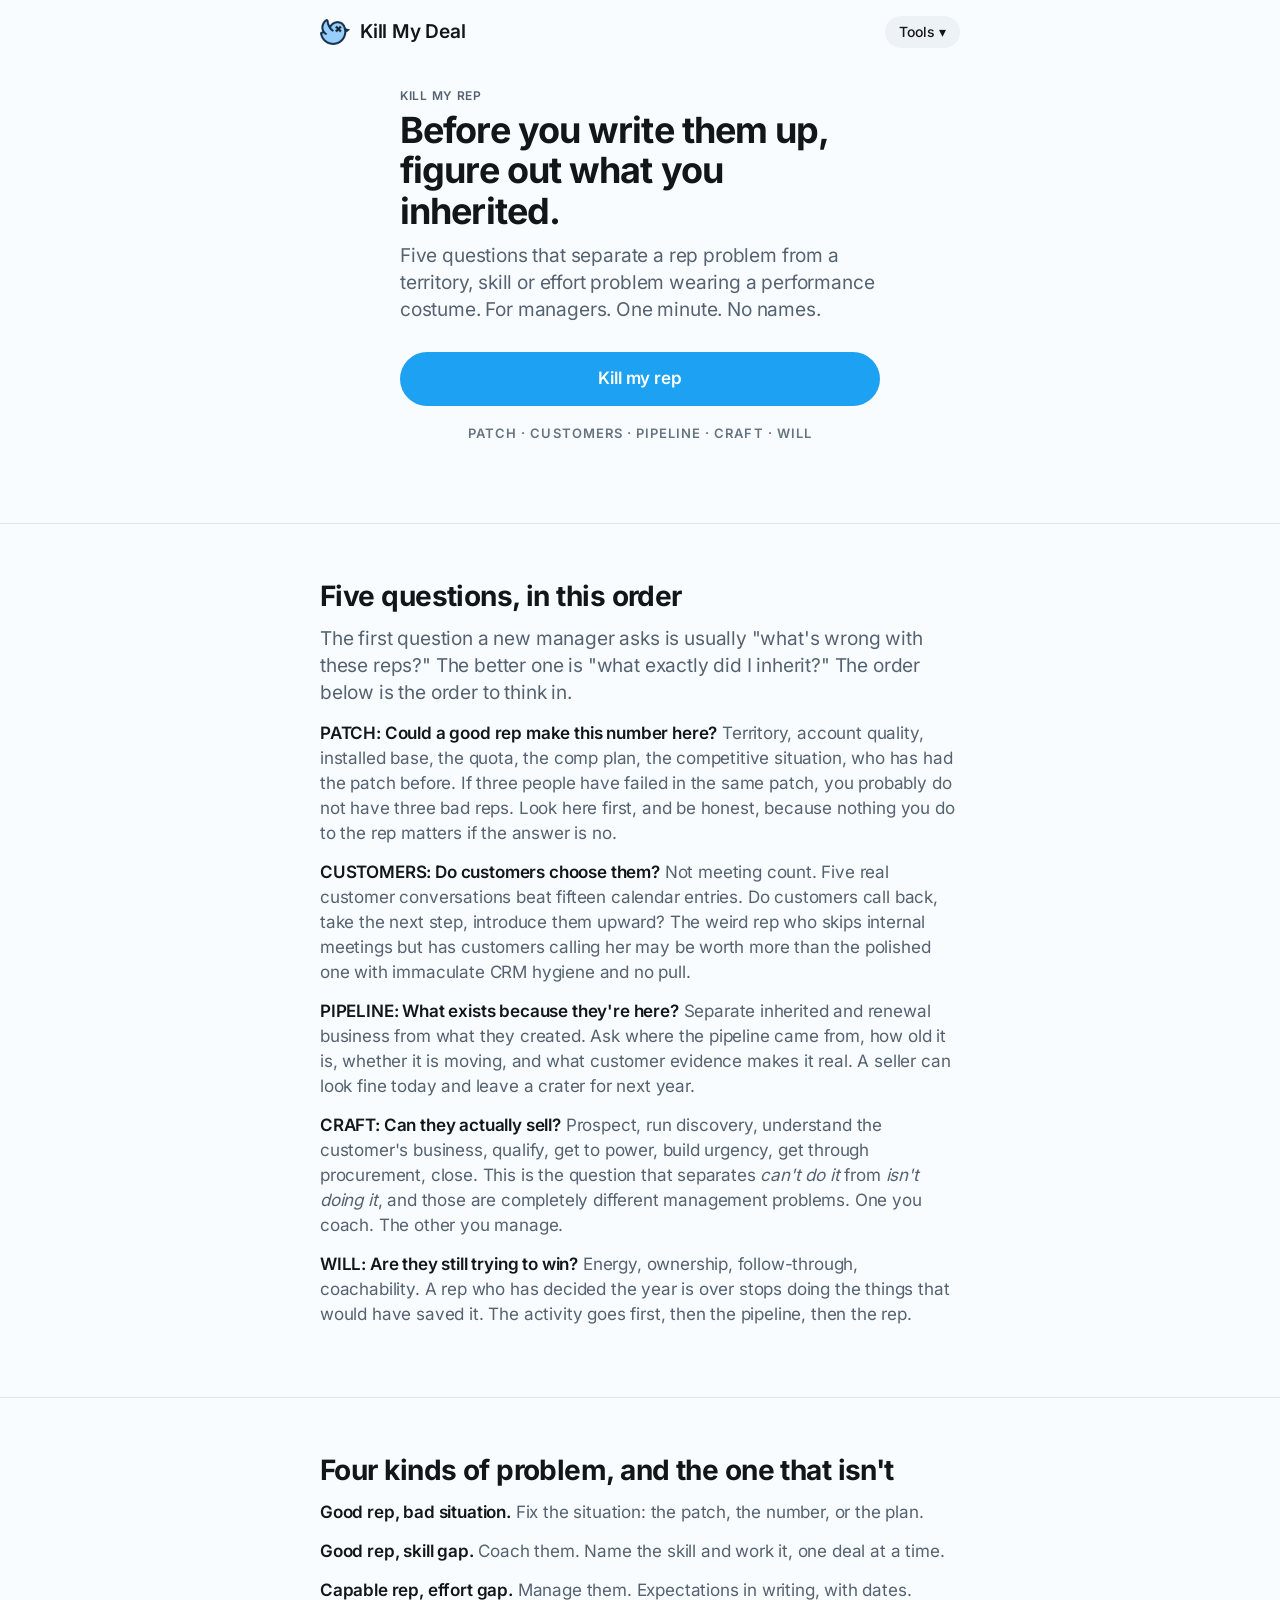
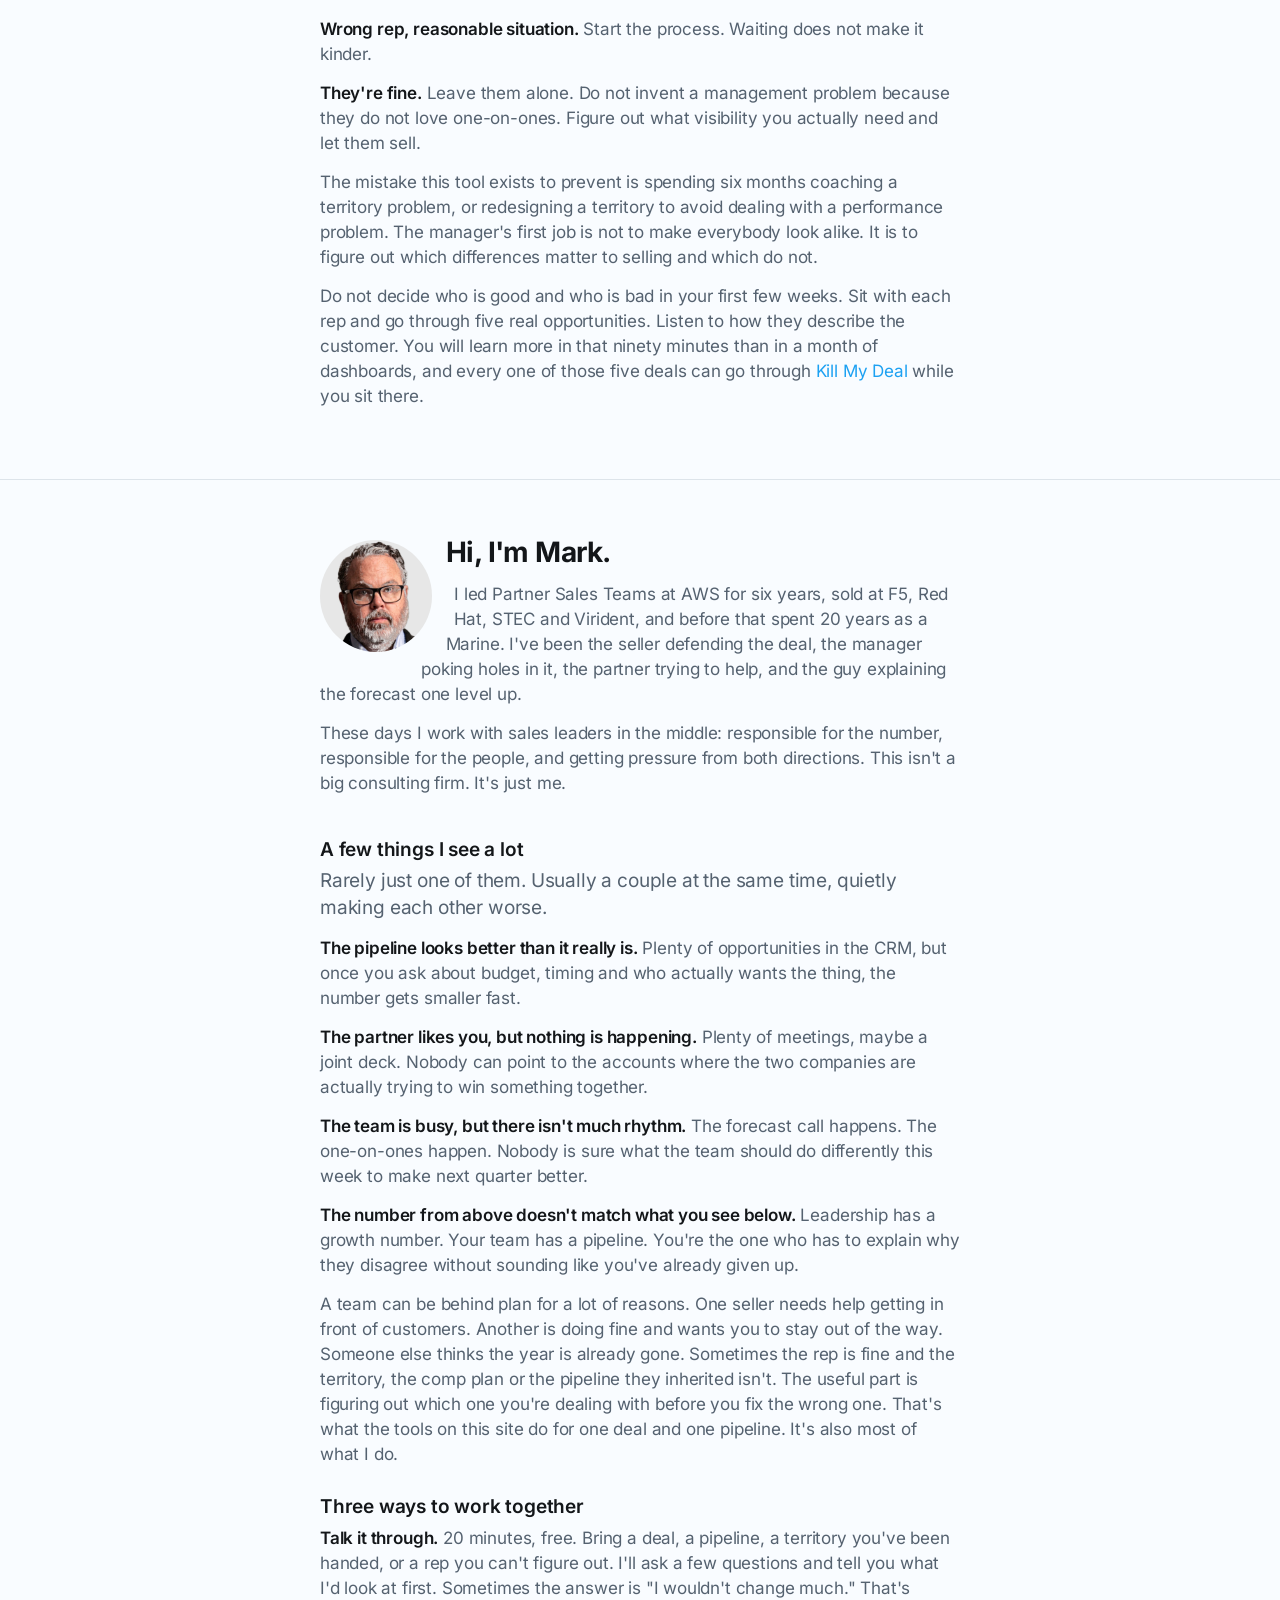
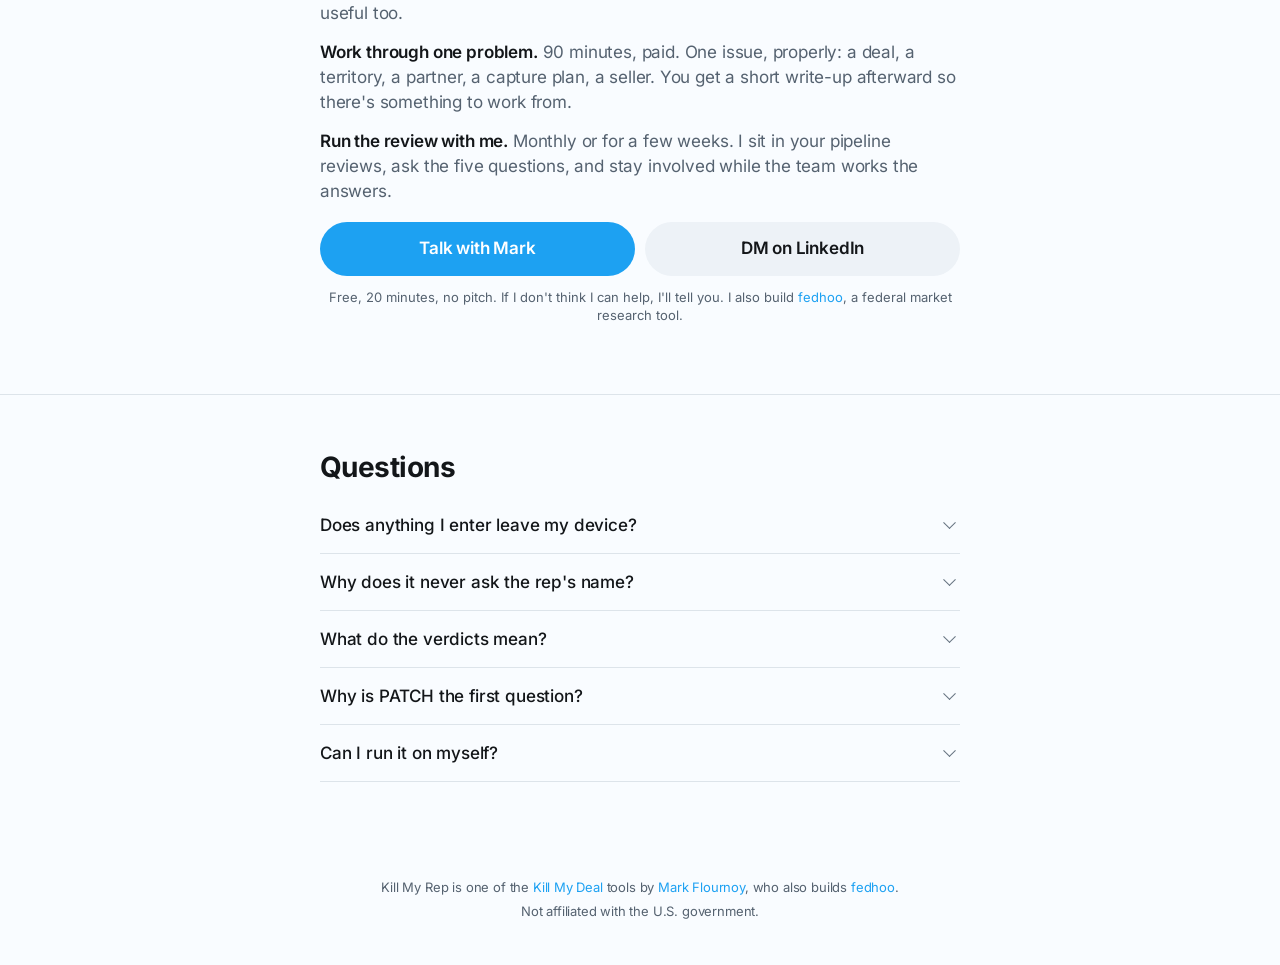
<file: rep/index.html>
<!DOCTYPE html>
<html lang="en">
<head>
<meta charset="utf-8">
<meta name="viewport" content="width=device-width, initial-scale=1, viewport-fit=cover">
<title>Is It the Rep or the Territory? Five Questions for Sales Managers | Kill My Rep</title>
<meta name="description" content="Five questions that separate a rep problem from a territory, skill or effort problem wearing a performance costume. For sales managers. One minute, no names, nothing stored.">
<link rel="canonical" href="https://killmydeal.com/rep/">
<meta name="robots" content="index,follow,max-snippet:-1,max-image-preview:large">
<link rel="icon" type="image/png" sizes="64x64" href="../favicon.png">
<link rel="apple-touch-icon" href="../apple-touch-icon.png">
<meta property="og:type" content="website">
<meta property="og:url" content="https://killmydeal.com/rep/">
<meta property="og:title" content="Kill My Rep: Before you write them up, figure out what you inherited.">
<meta property="og:description" content="Before you write them up, figure out what you inherited. Five questions, one minute, no names.">
<meta property="og:site_name" content="Kill My Deal">
<meta property="og:image" content="https://killmydeal.com/card-rep.jpg">
<meta property="og:image:width" content="1200">
<meta property="og:image:height" content="630">
<meta property="og:image:alt" content="Kill My Rep: Before you write them up, figure out what you inherited.">
<meta name="twitter:card" content="summary_large_image">
<meta name="twitter:title" content="Kill My Rep: Before you write them up, figure out what you inherited.">
<meta name="twitter:description" content="Before you write them up, figure out what you inherited. Five questions, one minute, no names.">
<meta name="twitter:image" content="https://killmydeal.com/card-rep.jpg">
<meta name="twitter:image:alt" content="Kill My Rep: Before you write them up, figure out what you inherited.">
<meta name="color-scheme" content="light dark">
<meta name="theme-color" media="(prefers-color-scheme: light)" content="#F9FCFF">
<meta name="theme-color" media="(prefers-color-scheme: dark)" content="#101418">
<script type="application/ld+json">
{
  "@context": "https://schema.org",
  "@graph": [
    {
      "@type": "WebApplication",
      "name": "Kill My Rep",
      "url": "https://killmydeal.com/rep/",
      "applicationCategory": "BusinessApplication",
      "operatingSystem": "Any",
      "description": "Five questions that separate a rep problem from a territory, skill or effort problem wearing a performance costume. For sales managers. One minute, no names, nothing stored.",
      "image": "https://killmydeal.com/card-rep.jpg",
      "offers": {
        "@type": "Offer",
        "price": "0",
        "priceCurrency": "USD"
      },
      "isPartOf": {
        "@type": "WebSite",
        "name": "Kill My Deal",
        "url": "https://killmydeal.com/"
      },
      "author": {
        "@id": "https://killmydeal.com/#mark"
      }
    },
    {
      "@type": "FAQPage",
      "mainEntity": [
        {
          "@type": "Question",
          "name": "Does anything I enter leave my device?",
          "acceptedAnswer": {
            "@type": "Answer",
            "text": "No. The five answers are scored in your browser. No account, no CRM connection, no API call. The site counts page views with Google Analytics and never sends your answers. Nothing else leaves the page unless you choose to share a result."
          }
        },
        {
          "@type": "Question",
          "name": "Why does it never ask the rep's name?",
          "acceptedAnswer": {
            "@type": "Answer",
            "text": "Because it does not need it, and because a tool that stores judgments about named people is a different kind of tool. Run it, have the conversation, and nothing about it is written down anywhere."
          }
        },
        {
          "@type": "Question",
          "name": "What do the verdicts mean?",
          "acceptedAnswer": {
            "@type": "Answer",
            "text": "They're fine: leave them alone. The situation: good rep, bad patch, number or plan; fix that. Coach them: good rep, skill gap. Manage them: capable rep, effort gap; expectations and dates. Wrong rep: reasonable situation, wrong person. Not sure: too many sort-ofs; sit in five of their deals and run it again."
          }
        },
        {
          "@type": "Question",
          "name": "Why is PATCH the first question?",
          "acceptedAnswer": {
            "@type": "Answer",
            "text": "Because the order you ask in is the order you think in. A manager who starts with the territory, the number and the plan makes different decisions for the next six months than one who starts with the rep's calendar."
          }
        },
        {
          "@type": "Question",
          "name": "Can I run it on myself?",
          "acceptedAnswer": {
            "@type": "Answer",
            "text": "Yes, and sellers should. If the patch answer is no, Kill My Territory makes that case to your manager with the sizing behind it."
          }
        }
      ]
    }
  ]
}
</script>
<link rel="stylesheet" href="../kmd.css">
<script src="../analytics.js" defer></script>
</head>
<body>

<div class="wrap">
  <header class="appbar">
    <a class="logo" href="/" aria-label="Kill My Deal, home"><picture><source srcset="../bird-sm-dark.png" media="(prefers-color-scheme: dark)"><img class="brandmark" src="../bird-sm.png" alt="" width="38" height="32"></picture> Kill My Deal</a>
    <details class="menu"><summary><span class="chip">Tools ▾</span></summary><div class="menu-list"><div class="menu-group">For sellers</div><a href="/">Kill My Deal<small>Before you put it in commit</small></a><a href="/territory/">Kill My Territory<small>Month one in a new patch</small></a><div class="menu-group">For managers</div><a href="/pipeline/">Kill My Pipeline<small>Quarterly, before the review</small></a><a href="/rep/" class="current">Kill My Rep<small>When a rep is worrying you</small></a><a href="/partner/">Kill My Partner<small>Before you renew the partnership</small></a><a href="/olr/">Kill My OLR<small>Review season</small></a><div class="menu-group">For anyone</div><a href="/brief/">Kill My Brief<small>Before a meeting where someone can say no</small></a></div></details>
  </header>
  <div id="screen">
    <span class="overline tool-name">Kill My Rep</span>
    <h1>Before you write them up, figure out what you inherited.</h1>
    <p class="dek">Five questions that separate a rep problem from a territory, skill or effort problem wearing a performance costume. For managers. One minute. No names.</p>
    <button class="btn btn-primary btn-lg btn-full" id="prep" type="button">Kill my rep</button>
    <p class="pillars">Patch · Customers · Pipeline · Craft · Will</p></div>
</div>

<section class="band" id="how">
  <div class="band-inner">
    <h2>Five questions, in this order</h2>
    <p class="lede">The first question a new manager asks is usually "what's wrong with these reps?" The better one
      is "what exactly did I inherit?" The order below is the order to think in.</p>
    <p><strong>PATCH: Could a good rep make this number here?</strong> Territory, account quality, installed base,
      the quota, the comp plan, the competitive situation, who has had the patch before. If three people have
      failed in the same patch, you probably do not have three bad reps. Look here first, and be honest, because
      nothing you do to the rep matters if the answer is no.</p>
    <p><strong>CUSTOMERS: Do customers choose them?</strong> Not meeting count. Five real customer conversations beat
      fifteen calendar entries. Do customers call back, take the next step, introduce them upward? The weird rep
      who skips internal meetings but has customers calling her may be worth more than the polished one with
      immaculate CRM hygiene and no pull.</p>
    <p><strong>PIPELINE: What exists because they're here?</strong> Separate inherited and renewal business from what
      they created. Ask where the pipeline came from, how old it is, whether it is moving, and what customer
      evidence makes it real. A seller can look fine today and leave a crater for next year.</p>
    <p><strong>CRAFT: Can they actually sell?</strong> Prospect, run discovery, understand the customer's business,
      qualify, get to power, build urgency, get through procurement, close. This is the question that separates
      <em>can't do it</em> from <em>isn't doing it</em>, and those are completely different management problems. One
      you coach. The other you manage.</p>
    <p><strong>WILL: Are they still trying to win?</strong> Energy, ownership, follow-through, coachability. A rep who
      has decided the year is over stops doing the things that would have saved it. The activity goes first, then
      the pipeline, then the rep.</p>
  </div>
</section>

<section class="band" id="buckets">
  <div class="band-inner">
    <h2>Four kinds of problem, and the one that isn't</h2>
    <p><strong>Good rep, bad situation.</strong> Fix the situation: the patch, the number, or the plan.</p>
    <p><strong>Good rep, skill gap.</strong> Coach them. Name the skill and work it, one deal at a time.</p>
    <p><strong>Capable rep, effort gap.</strong> Manage them. Expectations in writing, with dates.</p>
    <p><strong>Wrong rep, reasonable situation.</strong> Start the process. Waiting does not make it kinder.</p>
    <p><strong>They're fine.</strong> Leave them alone. Do not invent a management problem because they do not love
      one-on-ones. Figure out what visibility you actually need and let them sell.</p>
    <p>The mistake this tool exists to prevent is spending six months coaching a territory problem, or redesigning a
      territory to avoid dealing with a performance problem. The manager's first job is not to make everybody look
      alike. It is to figure out which differences matter to selling and which do not.</p>
    <p>Do not decide who is good and who is bad in your first few weeks. Sit with each rep and go through five real
      opportunities. Listen to how they describe the customer. You will learn more in that ninety minutes than in
      a month of dashboards, and every one of those five deals can go through <a href="/">Kill My Deal</a> while
      you sit there.</p>
  </div>
</section>

<section class="band" id="mark" aria-labelledby="mark-h">
  <div class="band-inner">
    <div class="who">
      <img src="../mark.jpg" alt="Mark Flournoy" width="120" height="120" loading="lazy" decoding="async"
           onerror="this.remove();">
        <h2 id="mark-h">Hi, I'm Mark.</h2>
        <p>I led Partner Sales Teams at AWS for six years, sold at F5, Red Hat, STEC and Virident, and
          before that spent 20 years as a Marine. I've been the seller defending the deal, the manager
          poking holes in it, the partner trying to help, and the guy explaining the forecast one level up.</p>
        <p>These days I work with sales leaders in the middle: responsible for the number, responsible for
          the people, and getting pressure from both directions. This isn't a big consulting firm. It's just me.</p>
    </div>

    <h3>A few things I see a lot</h3>
    <p class="lede">Rarely just one of them. Usually a couple at the same time, quietly making each other worse.</p>
    <p><strong>The pipeline looks better than it really is.</strong> Plenty of opportunities in the CRM, but once
      you ask about budget, timing and who actually wants the thing, the number gets smaller fast.</p>
    <p><strong>The partner likes you, but nothing is happening.</strong> Plenty of meetings, maybe a joint deck.
      Nobody can point to the accounts where the two companies are actually trying to win something together.</p>
    <p><strong>The team is busy, but there isn't much rhythm.</strong> The forecast call happens. The one-on-ones
      happen. Nobody is sure what the team should do differently this week to make next quarter better.</p>
    <p><strong>The number from above doesn't match what you see below.</strong> Leadership has a growth number.
      Your team has a pipeline. You're the one who has to explain why they disagree without sounding like
      you've already given up.</p>
    <p>A team can be behind plan for a lot of reasons. One seller needs help getting in front of customers.
      Another is doing fine and wants you to stay out of the way. Someone else thinks the year is already
      gone. Sometimes the rep is fine and the territory, the comp plan or the pipeline they inherited isn't.
      The useful part is figuring out which one you're dealing with before you fix the wrong one. That's what
      the tools on this site do for one deal and one pipeline. It's also most of what I do.</p>

    <h3>Three ways to work together</h3>
    <p><strong>Talk it through.</strong> 20 minutes, free. Bring a deal, a pipeline, a territory you've
      been handed, or a rep you can't figure out. I'll ask a few questions and tell you what I'd look at first. Sometimes the answer is "I wouldn't
      change much." That's useful too.</p>
    <p><strong>Work through one problem.</strong> 90 minutes, paid. One issue, properly: a deal, a territory,
      a partner, a capture plan, a seller. You get a short write-up afterward so there's something to work from.</p>
    <p><strong>Run the review with me.</strong> Monthly or for a few weeks. I sit in your pipeline reviews,
      ask the five questions, and stay involved while the team works the answers.</p>
    <div class="btn-row">
      <a class="btn btn-primary btn-lg" href="https://calendly.com/markflournoy/chat-with-mark?utm_source=killmydeal&amp;utm_medium=rep&amp;utm_content=consulting" target="_blank" rel="noopener">Talk with Mark</a>
      <a class="btn btn-lg" href="https://www.linkedin.com/in/markflournoy/" target="_blank" rel="noopener">DM on LinkedIn</a>
    </div>
    <p class="fine" style="text-align:center;margin-top:12px;">Free, 20 minutes, no pitch. If I don't think I can help, I'll tell you.
      I also build <a href="https://fedhoo.com" target="_blank" rel="noopener">fedhoo</a>, a federal market research tool.</p>
  </div>
</section>

<section class="band" id="faq" aria-labelledby="faq-h">
  <div class="band-inner">
    <h2 id="faq-h">Questions</h2>
    <details class="exp"><summary>Does anything I enter leave my device?</summary>
      <div class="body">No. The five answers are scored in your browser. No account, no CRM connection, no API call. The site counts page views with Google Analytics and never sends your answers. Nothing else leaves the page unless you choose to share a result.</div></details>
    <details class="exp"><summary>Why does it never ask the rep's name?</summary>
      <div class="body">Because it does not need it, and because a tool that stores judgments about named people is a different kind of tool. Run it, have the conversation, and nothing about it is written down anywhere.</div></details>
    <details class="exp"><summary>What do the verdicts mean?</summary>
      <div class="body"><strong>They're fine:</strong> leave them alone. <strong>The situation:</strong> good rep, bad patch, number or plan; fix that. <strong>Coach them:</strong> good rep, skill gap. <strong>Manage them:</strong> capable rep, effort gap; expectations and dates. <strong>Wrong rep:</strong> reasonable situation, wrong person. <strong>Not sure:</strong> too many sort-ofs; sit in five of their deals and run it again.</div></details>
    <details class="exp"><summary>Why is PATCH the first question?</summary>
      <div class="body">Because the order you ask in is the order you think in. A manager who starts with the territory, the number and the plan makes different decisions for the next six months than one who starts with the rep's calendar.</div></details>
    <details class="exp"><summary>Can I run it on myself?</summary>
      <div class="body">Yes, and sellers should. If the patch answer is no, <a href="/territory/">Kill My Territory</a> makes that case to your manager with the sizing behind it.</div></details>
  </div>
</section>

<footer class="sitefoot">
  <p>Kill My Rep is one of the <a href="/">Kill My Deal</a> tools by
    <a href="https://www.linkedin.com/in/markflournoy/" target="_blank" rel="noopener">Mark Flournoy</a>,
    who also builds <a href="https://fedhoo.com" target="_blank" rel="noopener">fedhoo</a>.</p>
  <p>Not affiliated with the U.S. government.</p>
</footer>
<script src="../kill.js"></script>
<script>
'use strict';
window.KMD_BUILD = '2026-09-29.0900';
KillMy({
  slug: 'rep', name: 'Kill My Rep', url: 'https://killmydeal.com/rep/',
  questions: [
    { k: 'patch',     n: 'PATCH',     q: 'Could a good rep make this number in this territory, on this plan?' },
    { k: 'customers', n: 'CUSTOMERS', q: 'Do customers choose to spend time with them? Do they get called back?' },
    { k: 'pipeline',  n: 'PIPELINE',  q: "Is there pipeline that exists only because they're here?" },
    { k: 'craft',     n: 'CRAFT',     q: "When they're in front of a customer, can they actually sell?" },
    { k: 'will',      n: 'WILL',      q: 'Are they still trying to win?' },
  ],
  weights: { patch: 24, customers: 20, pipeline: 20, craft: 20, will: 16 },
  capOnNo: false, count: false,
  // A diagnosis, not a score. The situation is checked before the person.
  verdict(a) {
    const no = (k) => a[k] === 'no', yes = (k) => a[k] === 'yes';
    const K = ['patch','customers','pipeline','craft','will'];
    if (K.every(yes))
      return { label: "They're fine", cls: 'ready', attack: 'Leave them alone.', sub: "Don't invent a management problem because they don't love one-on-ones. Decide what visibility you actually need and let them sell." };
    if (no('patch'))
      return { label: 'The situation', cls: 'prove', attack: 'Good rep, bad situation.', sub: 'Nobody makes a number in a patch that cannot produce one. Fix the territory, the number or the plan. Writing them up fixes none of them.' };
    if (no('craft') && no('will'))
      return { label: 'Wrong rep', cls: 'dont', attack: 'Reasonable situation, wrong person.', sub: "They can't and they've stopped trying. Start the process. Waiting does not make it kinder, for them or for the team." };
    if (no('craft'))
      return { label: 'Coach them', cls: 'proof', attack: 'Good rep, skill gap.', sub: "They're trying and it isn't working. Name the skill, sit in their deals, work it one opportunity at a time." };
    if (no('will') || no('customers') || no('pipeline'))
      return { label: 'Manage them', cls: 'prove', attack: 'Capable rep, effort gap.', sub: "They can sell. They aren't. Expectations in writing, with dates, and a conversation about whether they still want this." };
    return { label: 'Not sure', cls: 'proof', attack: "You don't know yet.", sub: 'Too many sort-ofs. Sit with them and go through five real opportunities, then run this again.' };
  },
  askedBy: 'Your VP will ask',
  grill: {
    patch: 'Has anyone ever made this number in that territory?',
    customers: 'Which customers would take their call tomorrow?',
    pipeline: 'What have they created this year that they did not inherit?',
    craft: 'Have you watched them run a customer meeting?',
    will: 'Have you asked them whether they still want to do this?',
  },
  moves: {
    patch: 'Size the patch yourself before the next one-on-one. If it cannot produce the number, say so up the chain.',
    customers: 'Ask which three customers would take their call tomorrow, then call one.',
    pipeline: 'Split their pipeline into inherited and created. Put the created number on paper.',
    craft: 'Sit in their next two customer meetings. Say nothing. Watch.',
    will: 'Ask them directly, this week, whether they still want to do this. Listen to the answer.',
  },
  noMove: 'Nothing. Tell them the forecast looks good and ask what they need from you.',
  handoff: (s) => s.label === 'The situation'
    ? { overline: 'It is the patch', text: 'Send them Kill My Territory. It makes the case for them, with the sizing, without the argument.', href: '/territory/', label: 'Kill my territory' }
    : { overline: 'Before you decide anything', text: "Sit with them and run their five biggest deals through Kill My Deal. Listen to how they answer. You'll know more in ninety minutes than in a month of dashboards.", href: '/', label: 'Kill my deal' },
  mark: { title: (s) => 'Not sure it\'s ' + s.weak.n.toLowerCase() + '?', body: "I'm Mark. I have inherited the team nobody wanted, coached a territory problem for six months before I figured it out, and kept a misfit who turned out to be the best seller on the floor. Send me one line. No names." },
  dm: (s) => `Mark, ran a rep through Kill My Rep. Verdict: ${s.label.toLowerCase()}. Weakest answer was ${s.weak.n.toLowerCase()}. Not sure I've got the right problem. Worth 20 minutes?`,
});
</script>
</body>
</html>
</file>
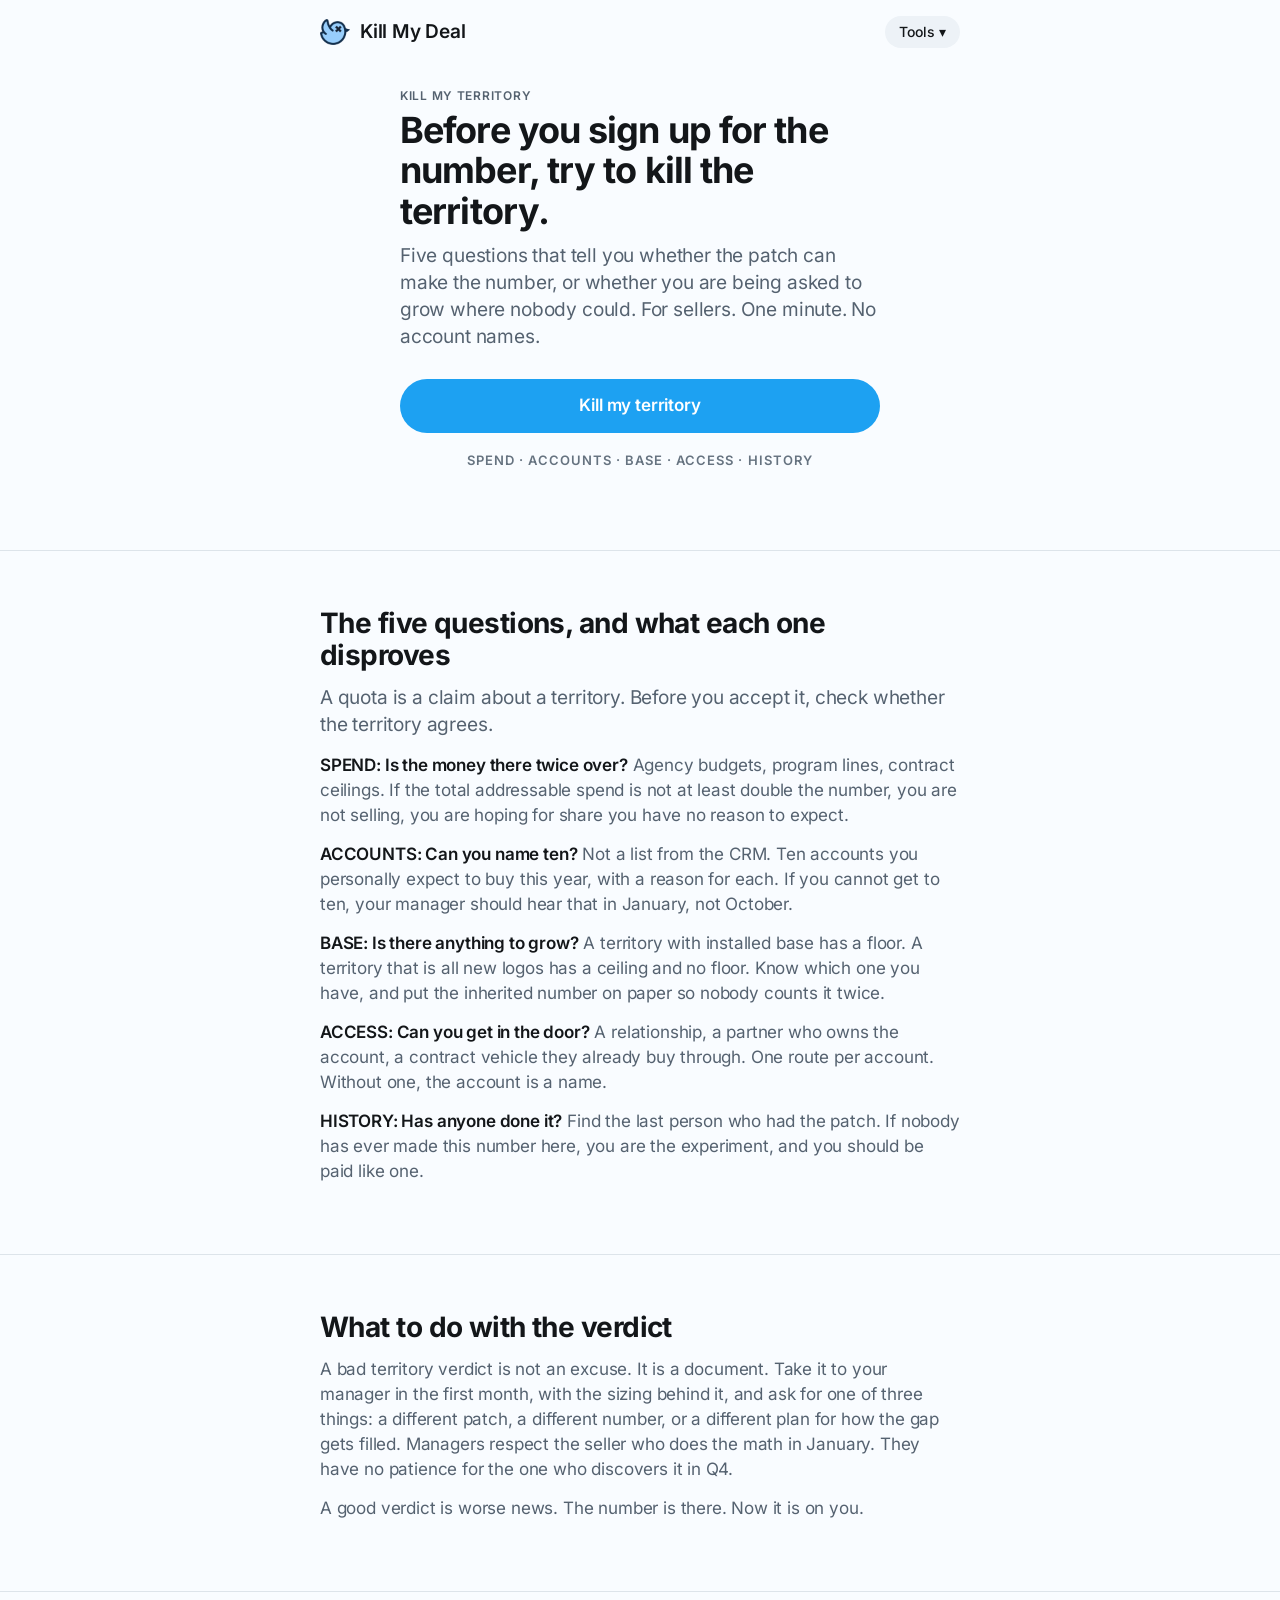
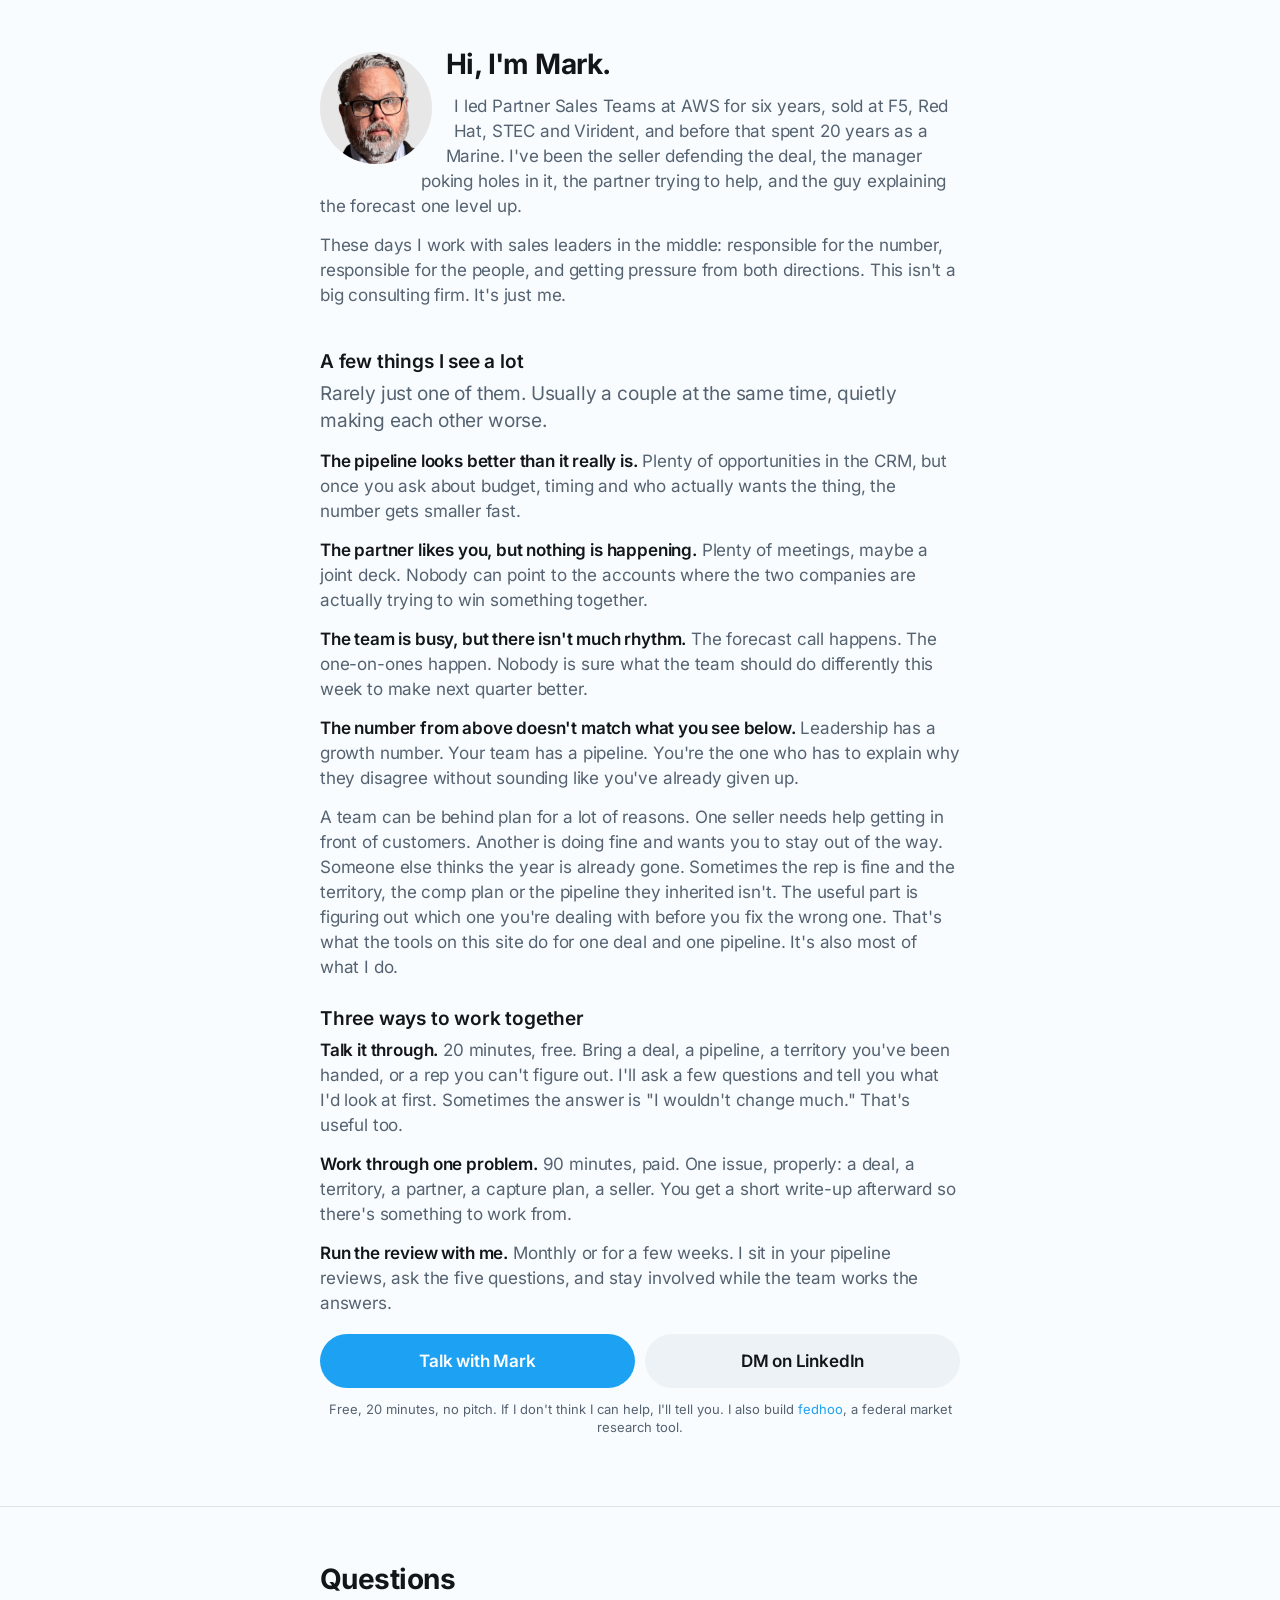
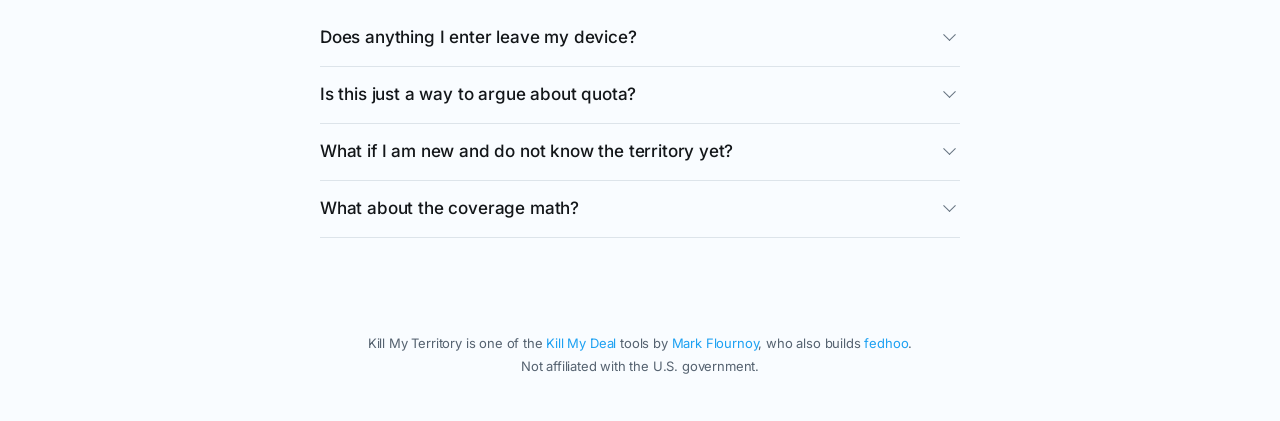
<file: territory/index.html>
<!DOCTYPE html>
<html lang="en">
<head>
<meta charset="utf-8">
<meta name="viewport" content="width=device-width, initial-scale=1, viewport-fit=cover">
<title>Can This Territory Make the Number? Five Questions for Sellers | Kill My Territory</title>
<meta name="description" content="Five questions that tell you whether the patch can make the number, or whether you are being asked to grow where nobody could. For sellers. One minute, no account names, nothing stored.">
<link rel="canonical" href="https://killmydeal.com/territory/">
<meta name="robots" content="index,follow,max-snippet:-1,max-image-preview:large">
<link rel="icon" type="image/png" sizes="64x64" href="../favicon.png">
<link rel="apple-touch-icon" href="../apple-touch-icon.png">
<meta property="og:type" content="website">
<meta property="og:url" content="https://killmydeal.com/territory/">
<meta property="og:title" content="Kill My Territory: Before you sign up for the number, try to kill the territory.">
<meta property="og:description" content="Before you sign up for the number, try to kill the territory. Five questions, one minute, no account names.">
<meta property="og:site_name" content="Kill My Deal">
<meta property="og:image" content="https://killmydeal.com/card-territory.jpg">
<meta property="og:image:width" content="1200">
<meta property="og:image:height" content="630">
<meta property="og:image:alt" content="Kill My Territory: Before you sign up for the number, try to kill the territory.">
<meta name="twitter:card" content="summary_large_image">
<meta name="twitter:title" content="Kill My Territory: Before you sign up for the number, try to kill the territory.">
<meta name="twitter:description" content="Before you sign up for the number, try to kill the territory. Five questions, one minute, no account names.">
<meta name="twitter:image" content="https://killmydeal.com/card-territory.jpg">
<meta name="twitter:image:alt" content="Kill My Territory: Before you sign up for the number, try to kill the territory.">
<meta name="color-scheme" content="light dark">
<meta name="theme-color" media="(prefers-color-scheme: light)" content="#F9FCFF">
<meta name="theme-color" media="(prefers-color-scheme: dark)" content="#101418">
<script type="application/ld+json">
{
  "@context": "https://schema.org",
  "@graph": [
    {
      "@type": "WebApplication",
      "name": "Kill My Territory",
      "url": "https://killmydeal.com/territory/",
      "applicationCategory": "BusinessApplication",
      "operatingSystem": "Any",
      "description": "Five questions that tell you whether the patch can make the number, or whether you are being asked to grow where nobody could. For sellers. One minute, no account names, nothing stored.",
      "image": "https://killmydeal.com/card-territory.jpg",
      "offers": {
        "@type": "Offer",
        "price": "0",
        "priceCurrency": "USD"
      },
      "isPartOf": {
        "@type": "WebSite",
        "name": "Kill My Deal",
        "url": "https://killmydeal.com/"
      },
      "author": {
        "@id": "https://killmydeal.com/#mark"
      }
    },
    {
      "@type": "FAQPage",
      "mainEntity": [
        {
          "@type": "Question",
          "name": "Does anything I enter leave my device?",
          "acceptedAnswer": {
            "@type": "Answer",
            "text": "No. The five answers are scored in your browser. No account, no CRM connection, no API call. The site counts page views with Google Analytics and never sends your answers. Nothing else leaves the page unless you choose to share a result."
          }
        },
        {
          "@type": "Question",
          "name": "Is this just a way to argue about quota?",
          "acceptedAnswer": {
            "@type": "Answer",
            "text": "It is a way to argue about quota with evidence instead of feelings, which is the only version of that argument anyone has ever won."
          }
        },
        {
          "@type": "Question",
          "name": "What if I am new and do not know the territory yet?",
          "acceptedAnswer": {
            "@type": "Answer",
            "text": "Then most answers will be sort of, and the verdict will say so. Run it again in 60 days. The gap between the two runs is what you learned."
          }
        },
        {
          "@type": "Question",
          "name": "What about the coverage math?",
          "acceptedAnswer": {
            "@type": "Answer",
            "text": "That is the other tool. Once you know the territory can produce, Kill My Pipeline tells you how much pipeline it has to produce."
          }
        }
      ]
    }
  ]
}
</script>
<link rel="stylesheet" href="../kmd.css">
<script src="../analytics.js" defer></script>
</head>
<body>

<div class="wrap">
  <header class="appbar">
    <a class="logo" href="/" aria-label="Kill My Deal, home"><picture><source srcset="../bird-sm-dark.png" media="(prefers-color-scheme: dark)"><img class="brandmark" src="../bird-sm.png" alt="" width="38" height="32"></picture> Kill My Deal</a>
    <details class="menu"><summary><span class="chip">Tools ▾</span></summary><div class="menu-list"><div class="menu-group">For sellers</div><a href="/">Kill My Deal<small>Before you put it in commit</small></a><a href="/territory/" class="current">Kill My Territory<small>Month one in a new patch</small></a><div class="menu-group">For managers</div><a href="/pipeline/">Kill My Pipeline<small>Quarterly, before the review</small></a><a href="/rep/">Kill My Rep<small>When a rep is worrying you</small></a><a href="/partner/">Kill My Partner<small>Before you renew the partnership</small></a><a href="/olr/">Kill My OLR<small>Review season</small></a><div class="menu-group">For anyone</div><a href="/brief/">Kill My Brief<small>Before a meeting where someone can say no</small></a></div></details>
  </header>
  <div id="screen">
    <span class="overline tool-name">Kill My Territory</span>
    <h1>Before you sign up for the number, try to kill the territory.</h1>
    <p class="dek">Five questions that tell you whether the patch can make the number, or whether you are being asked to grow where nobody could. For sellers. One minute. No account names.</p>
    <button class="btn btn-primary btn-lg btn-full" id="prep" type="button">Kill my territory</button>
    <p class="pillars">Spend · Accounts · Base · Access · History</p></div>
</div>

<section class="band" id="how">
  <div class="band-inner">
    <h2>The five questions, and what each one disproves</h2>
    <p class="lede">A quota is a claim about a territory. Before you accept it, check whether the territory agrees.</p>
    <p><strong>SPEND: Is the money there twice over?</strong> Agency budgets, program lines, contract ceilings.
      If the total addressable spend is not at least double the number, you are not selling, you are hoping for
      share you have no reason to expect.</p>
    <p><strong>ACCOUNTS: Can you name ten?</strong> Not a list from the CRM. Ten accounts you personally expect to
      buy this year, with a reason for each. If you cannot get to ten, your manager should hear that in January,
      not October.</p>
    <p><strong>BASE: Is there anything to grow?</strong> A territory with installed base has a floor. A territory that
      is all new logos has a ceiling and no floor. Know which one you have, and put the inherited number on paper
      so nobody counts it twice.</p>
    <p><strong>ACCESS: Can you get in the door?</strong> A relationship, a partner who owns the account, a contract
      vehicle they already buy through. One route per account. Without one, the account is a name.</p>
    <p><strong>HISTORY: Has anyone done it?</strong> Find the last person who had the patch. If nobody has ever made
      this number here, you are the experiment, and you should be paid like one.</p>
  </div>
</section>

<section class="band" id="now">
  <div class="band-inner">
    <h2>What to do with the verdict</h2>
    <p>A bad territory verdict is not an excuse. It is a document. Take it to your manager in the first month, with
      the sizing behind it, and ask for one of three things: a different patch, a different number, or a different
      plan for how the gap gets filled. Managers respect the seller who does the math in January. They have no
      patience for the one who discovers it in Q4.</p>
    <p>A good verdict is worse news. The number is there. Now it is on you.</p>
  </div>
</section>

<section class="band" id="mark" aria-labelledby="mark-h">
  <div class="band-inner">
    <div class="who">
      <img src="../mark.jpg" alt="Mark Flournoy" width="120" height="120" loading="lazy" decoding="async"
           onerror="this.remove();">
        <h2 id="mark-h">Hi, I'm Mark.</h2>
        <p>I led Partner Sales Teams at AWS for six years, sold at F5, Red Hat, STEC and Virident, and
          before that spent 20 years as a Marine. I've been the seller defending the deal, the manager
          poking holes in it, the partner trying to help, and the guy explaining the forecast one level up.</p>
        <p>These days I work with sales leaders in the middle: responsible for the number, responsible for
          the people, and getting pressure from both directions. This isn't a big consulting firm. It's just me.</p>
    </div>

    <h3>A few things I see a lot</h3>
    <p class="lede">Rarely just one of them. Usually a couple at the same time, quietly making each other worse.</p>
    <p><strong>The pipeline looks better than it really is.</strong> Plenty of opportunities in the CRM, but once
      you ask about budget, timing and who actually wants the thing, the number gets smaller fast.</p>
    <p><strong>The partner likes you, but nothing is happening.</strong> Plenty of meetings, maybe a joint deck.
      Nobody can point to the accounts where the two companies are actually trying to win something together.</p>
    <p><strong>The team is busy, but there isn't much rhythm.</strong> The forecast call happens. The one-on-ones
      happen. Nobody is sure what the team should do differently this week to make next quarter better.</p>
    <p><strong>The number from above doesn't match what you see below.</strong> Leadership has a growth number.
      Your team has a pipeline. You're the one who has to explain why they disagree without sounding like
      you've already given up.</p>
    <p>A team can be behind plan for a lot of reasons. One seller needs help getting in front of customers.
      Another is doing fine and wants you to stay out of the way. Someone else thinks the year is already
      gone. Sometimes the rep is fine and the territory, the comp plan or the pipeline they inherited isn't.
      The useful part is figuring out which one you're dealing with before you fix the wrong one. That's what
      the tools on this site do for one deal and one pipeline. It's also most of what I do.</p>

    <h3>Three ways to work together</h3>
    <p><strong>Talk it through.</strong> 20 minutes, free. Bring a deal, a pipeline, a territory you've
      been handed, or a rep you can't figure out. I'll ask a few questions and tell you what I'd look at first. Sometimes the answer is "I wouldn't
      change much." That's useful too.</p>
    <p><strong>Work through one problem.</strong> 90 minutes, paid. One issue, properly: a deal, a territory,
      a partner, a capture plan, a seller. You get a short write-up afterward so there's something to work from.</p>
    <p><strong>Run the review with me.</strong> Monthly or for a few weeks. I sit in your pipeline reviews,
      ask the five questions, and stay involved while the team works the answers.</p>
    <div class="btn-row">
      <a class="btn btn-primary btn-lg" href="https://calendly.com/markflournoy/chat-with-mark?utm_source=killmydeal&amp;utm_medium=territory&amp;utm_content=consulting" target="_blank" rel="noopener">Talk with Mark</a>
      <a class="btn btn-lg" href="https://www.linkedin.com/in/markflournoy/" target="_blank" rel="noopener">DM on LinkedIn</a>
    </div>
    <p class="fine" style="text-align:center;margin-top:12px;">Free, 20 minutes, no pitch. If I don't think I can help, I'll tell you.
      I also build <a href="https://fedhoo.com" target="_blank" rel="noopener">fedhoo</a>, a federal market research tool.</p>
  </div>
</section>

<section class="band" id="faq" aria-labelledby="faq-h">
  <div class="band-inner">
    <h2 id="faq-h">Questions</h2>
    <details class="exp"><summary>Does anything I enter leave my device?</summary>
      <div class="body">No. The five answers are scored in your browser. No account, no CRM connection, no API call. The site counts page views with Google Analytics and never sends your answers. Nothing else leaves the page unless you choose to share a result.</div></details>
    <details class="exp"><summary>Is this just a way to argue about quota?</summary>
      <div class="body">It is a way to argue about quota with evidence instead of feelings, which is the only version of that argument anyone has ever won.</div></details>
    <details class="exp"><summary>What if I am new and do not know the territory yet?</summary>
      <div class="body">Then most answers will be sort of, and the verdict will say so. Run it again in 60 days. The gap between the two runs is what you learned.</div></details>
    <details class="exp"><summary>What about the coverage math?</summary>
      <div class="body">That is the other tool. Once you know the territory can produce, <a href="/pipeline/">Kill My Pipeline</a> tells you how much pipeline it has to produce.</div></details>
  </div>
</section>

<footer class="sitefoot">
  <p>Kill My Territory is one of the <a href="/">Kill My Deal</a> tools by
    <a href="https://www.linkedin.com/in/markflournoy/" target="_blank" rel="noopener">Mark Flournoy</a>,
    who also builds <a href="https://fedhoo.com" target="_blank" rel="noopener">fedhoo</a>.</p>
  <p>Not affiliated with the U.S. government.</p>
</footer>
<script src="../kill.js"></script>
<script>
'use strict';
window.KMD_BUILD = '2026-09-29.0900';
KillMy({
  slug: 'territory', name: 'Kill My Territory', url: 'https://killmydeal.com/territory/',
  questions: [
    { k: 'spend',    n: 'SPEND',    q: 'Is there enough addressable spend in the territory to make the number twice over?' },
    { k: 'accounts', n: 'ACCOUNTS', q: "Can you name ten accounts you'd expect to buy this year?" },
    { k: 'base',     n: 'BASE',     q: 'Is there existing business to grow, not just logos to win?' },
    { k: 'access',   n: 'ACCESS',   q: 'Do you have a way in: relationships, partners, contract vehicles?' },
    { k: 'history',  n: 'HISTORY',  q: 'Has anyone made this number in this territory before?' },
  ],
  weights: { spend: 24, accounts: 22, access: 20, base: 18, history: 16 },
  verdict(a, total) {
    if (total >= 75) return { label: 'Workable', cls: 'ready', attack: "The number is there. Now it's on you.", sub: 'Which is worse news than you were hoping for.' };
    if (total >= 55) return { label: 'Thin', cls: 'proof', attack: 'It can be done. Not by accident.', sub: 'The territory will not carry you. Every account needs a plan.' };
    if (total >= 35) return { label: 'A stretch', cls: 'prove', attack: "Something structural is wrong, and it isn't you.", sub: 'Take this to your manager in month one, with the sizing behind it.' };
    return { label: 'Nobody could', cls: 'dont', attack: "You're being asked to grow where nobody could.", sub: 'Say so now, with the math. Not in Q4.' };
  },
  askedBy: 'Your manager will ask',
  grill: {
    spend: 'Where is the money in this territory, specifically?',
    accounts: 'Which ten accounts?',
    base: "What's the renewal and expansion number before any new logo?",
    access: 'How are you getting in the door?',
    history: "Who's made this number here before, and how?",
  },
  moves: {
    spend: 'Size the patch: agency budgets, program lines, contract ceilings. One page.',
    accounts: "Write the ten. If you can't get to ten, tell your manager now.",
    base: 'Separate inherited from created. Put the inherited number on paper.',
    access: 'Map one route per account: a relationship, a partner, or a vehicle.',
    history: 'Find the last person who had the patch. Buy them coffee.',
  },
  noMove: 'Build the plan for the ten accounts. The territory is not the problem.',
  handoff: (s) => s.total >= 55
    ? { overline: 'Now the coverage math', text: 'The territory can produce. Kill My Pipeline tells you how much it has to.', href: '/pipeline/', label: 'Kill my pipeline' }
    : { overline: 'Take it to your manager', text: "Their version of this question is Kill My Rep, and its first question is the patch. Send them that with your sizing.", href: '/rep/', label: 'Kill my rep' },
  mark: { title: (s) => 'Stuck on ' + s.weak.n.toLowerCase() + '?', body: "I'm Mark. I have inherited the patch nobody could grow and handed one out by mistake. If the verdict is bad, I can help you make the case. If it's good, I can help you make the plan. One line. No account names." },
  dm: (s) => `Mark, ran my territory through Kill My Territory. ${s.label[0] + s.label.slice(1).toLowerCase()}, ${s.provenText}, weakest is ${s.weak.n.toLowerCase()}. Want to make the case to my manager and not sure how. Worth 20 minutes?`,
});
</script>
</body>
</html>
</file>
<file: kmd.css>
/* Kill My Deal — design system.
   Two colors: ink and blue. Greys are ink at reduced opacity. Blue means "go"
   and appears on exactly one element per screen. Everything else is type,
   spacing and hairlines. See HANDOFF.md §8. */

@font-face { font-family:'Inter'; font-style:normal; font-weight:100 900; font-display:swap; src:url(inter.woff2) format('woff2'); }

/* ── Tokens ──
   Seeded from the bird (#9DD2FF, hue 207). Neutrals are that hue at very low
   chroma, so the page and the mark belong to each other. Components consume
   these roles and never a literal hex. */
:root {
  color-scheme:light dark;
  --brand:#9DD2FF;
  --bg:#F9FCFF; --bg-2:#EDF2F7; --bg-3:#E0E6EC;
  --ink:#131619; --ink-2:#556270; --ink-3:#667380; --line:#DDE4EA;
  --accent:#1DA1F2; --on-accent:#FFFFFF; --accent-soft:#C2E3FF; --on-accent-soft:#00182B;
  /* Verdict pastels. Text stays ink; only the background carries the verdict. */
  --v-green:#C6EBC9; --v-yellow:#FFF982; --v-orange:#FFCF8A; --v-red:#F5B3AD; --on-verdict:#131619;
  --r-sm:10px; --r-md:14px; --r-lg:20px; --r-full:9999px;
  --ease:cubic-bezier(.25,.1,.25,1); --ease-out:cubic-bezier(.16,1,.3,1); --spring:cubic-bezier(.34,1.3,.64,1);
  --font:'Inter',-apple-system,BlinkMacSystemFont,'SF Pro Text','Segoe UI',Roboto,sans-serif;
}
@media (prefers-color-scheme: dark) {
  :root {
    /* In the dark the button is the bird. */
    --bg:#101418; --bg-2:#1B1F24; --bg-3:#293038;
    --ink:#E8EDF2; --ink-2:#A7B2BC; --ink-3:#8C97A3; --line:#2A3138;
    --accent:#9DD2FF; --on-accent:#00182B; --accent-soft:#184B71; --on-accent-soft:#C2E3FF;
    /* Dimmed a step so a card on black reads as a sticky note, not a neon sign. */
    --v-green:#A6D4AB; --v-yellow:#E6DE72; --v-orange:#E3B06B; --v-red:#D68F88; --on-verdict:#131619;
  }
}

/* ── Base ── */
*, *::before, *::after { box-sizing:border-box; }
html, body { margin:0; background:var(--bg); color:var(--ink); font:400 17px/1.47 var(--font); letter-spacing:-.01em;
  -webkit-font-smoothing:antialiased; -webkit-tap-highlight-color:transparent; }
a { color:var(--accent); text-decoration:none; }
a:hover { text-decoration:underline; }
button { font:inherit; letter-spacing:inherit; color:inherit; }
strong { font-weight:600; color:var(--ink); }
p { margin:0 0 14px; }
.mono { font-family:ui-monospace,SFMono-Regular,Menlo,Consolas,monospace; letter-spacing:0; }
.sr { position:absolute; width:1px; height:1px; padding:0; margin:-1px; overflow:hidden; clip:rect(0,0,0,0); white-space:nowrap; border:0; }
:focus-visible { outline:2px solid var(--accent); outline-offset:3px; }
[tabindex="-1"]:focus { outline:none; }

/* ── Type ── */
h1 { font-size:36px; line-height:1.12; font-weight:700; letter-spacing:-.025em; margin:32px 0 12px; }
h2 { font-size:28px; line-height:1.15; font-weight:700; letter-spacing:-.02em; margin:0 0 14px; }
h3 { font-size:19px; line-height:1.3; font-weight:600; letter-spacing:-.01em; margin:28px 0 6px; }
.dek { font-size:19px; line-height:1.42; color:var(--ink-2); margin:0 0 28px; }
.lede { font-size:19px; line-height:1.42; color:var(--ink); }
.overline { display:block; font-size:12px; line-height:16px; font-weight:600; letter-spacing:.06em; text-transform:uppercase; color:var(--ink-2); }
.fine { font-size:13px; line-height:1.4; letter-spacing:0; color:var(--ink-2); }
.band p, .band li { color:var(--ink-2); }
.band ul, .band ol { margin:0 0 14px; padding-left:22px; }
.band li { margin-bottom:6px; }

/* ── Layout ── */
.wrap { max-width:680px; margin:0 auto; padding:0 20px 32px; }
#screen { max-width:480px; margin:0 auto; padding-bottom:48px; }
.band { padding:56px 0; border-top:1px solid var(--line); }
.band-inner { max-width:680px; margin:0 auto; padding:0 20px; }
.sitefoot { padding:40px 20px calc(40px + env(safe-area-inset-bottom)); text-align:center; font-size:13px; line-height:1.5; color:var(--ink-2); }
.sitefoot p { margin:0 0 4px; }

/* ── Screen transition ── */
#screen.enter { animation:screen .42s var(--ease-out) both; }
@keyframes screen { from { opacity:0; transform:translateY(10px); } }

/* ── App bar ── */
.appbar { display:flex; align-items:center; justify-content:space-between; height:64px; }
.logo { display:inline-flex; align-items:center; gap:10px; font-size:19px; font-weight:600; letter-spacing:-.01em; color:var(--ink);
  background:none; border:0; padding:8px 8px 8px 0; cursor:pointer; white-space:nowrap; border-radius:var(--r-sm); }
.logo:hover { text-decoration:none; opacity:.8; }
.brandmark { display:block; width:30px; height:auto; }
.chip { display:inline-flex; align-items:center; height:32px; padding:0 14px; font-size:14px; font-weight:500; letter-spacing:-.005em;
  color:var(--ink); background:var(--bg-2); border:0; border-radius:var(--r-full); white-space:nowrap; transition:background .15s var(--ease); }
.chip:hover { background:var(--bg-3); text-decoration:none; }

/* Tools menu: a chip that opens a short list. No JS. */
.menu { position:relative; }
.menu summary { list-style:none; cursor:pointer; }
.menu summary::-webkit-details-marker { display:none; }
.menu[open] summary .chip { background:var(--bg-3); }
.menu-list { position:absolute; right:0; top:40px; z-index:10; min-width:220px; background:var(--bg); border:1px solid var(--line); border-radius:var(--r-md);
  box-shadow:0 8px 28px rgba(0,0,0,.10); padding:6px; animation:screen .22s var(--ease-out) both; }
.menu-list a { display:block; padding:10px 12px; border-radius:var(--r-sm); color:var(--ink); font-size:15px; font-weight:500; text-decoration:none; }
.menu-list a:hover { background:var(--bg-2); text-decoration:none; }
.menu-list a.current { color:var(--ink-2); font-weight:400; }
.menu-list a small { display:block; font-size:13px; font-weight:400; color:var(--ink-2); }
.menu-group { font-size:11px; font-weight:600; letter-spacing:.06em; text-transform:uppercase; color:var(--ink-3); padding:10px 12px 4px; }
.menu-group + a { margin-top:0; }
@media (prefers-color-scheme: dark) { .menu-list { box-shadow:0 8px 28px rgba(0,0,0,.5); } }

/* Choice chips (win-rate presets, year end) */
.chips { display:flex; flex-wrap:wrap; gap:8px; margin-top:12px; }
.chip.on { background:var(--accent); color:var(--on-accent); }
.card-accent .chip { background:var(--bg); }
.card-accent .chip.on { background:var(--accent); color:var(--on-accent); }
.tf.inline { margin:0; flex:1 1 160px; }
.tf.inline input { height:40px; font-size:15px; }

.tool-name { margin-top:24px; }
.tool-name + h1 { margin-top:6px; }

/* ── Kill My Pipeline: calculator ── */
#screen.calc-screen { max-width:480px; }
.wrap.wide { max-width:920px; }
.calc-in .tf-label small { font-weight:400; color:var(--ink-3); }
.calc-out { margin-top:8px; }
.clock { font-size:15px; line-height:1.45; color:var(--ink-2); margin:4px 2px 16px; }
@media (min-width:880px) {
  #screen.calc-screen { max-width:880px; }
  .calc-screen h1, .calc-screen .dek { max-width:620px; }
  .calc { display:grid; grid-template-columns:minmax(0,5fr) minmax(0,6fr); gap:32px; align-items:start; }
  .calc-out { margin-top:0; position:sticky; top:16px; }
}
.cbar { margin:4px 0 14px; }
.cbar-track { position:relative; height:14px; background:var(--bg-3); border-radius:var(--r-full); margin:26px 0 8px; }
.cbar-fill { position:absolute; left:0; top:0; bottom:0; background:var(--ink); border-radius:var(--r-full); transition:width .45s var(--ease-out); }
.cbar-gap { position:absolute; top:0; bottom:0; border-radius:0 var(--r-full) var(--r-full) 0; opacity:.95;
  background-image:repeating-linear-gradient(135deg, rgba(0,0,0,.10) 0 4px, transparent 4px 8px); transition:left .45s var(--ease-out), width .45s var(--ease-out); }
.cbar-mark { position:absolute; top:-6px; bottom:-6px; width:2px; margin-left:-1px; background:var(--ink-2); transition:left .45s var(--ease-out); }
.cbar-mark span { position:absolute; bottom:calc(100% + 2px); left:50%; transform:translateX(-50%); font-size:12px; font-weight:600; color:var(--ink-2); white-space:nowrap; }
.cbar-mark.you { background:var(--ink); width:3px; }
.cbar-mark.you span { color:var(--ink); }
.cbar-legend { display:flex; gap:16px; font-size:13px; color:var(--ink-2); }
.cbar-legend i { display:inline-block; width:10px; height:10px; border-radius:3px; margin-right:6px; vertical-align:-1px; }
.cbar-legend .k-fill { background:var(--ink); }
.sumbar { position:fixed; left:12px; right:12px; bottom:calc(12px + env(safe-area-inset-bottom)); z-index:20; color:var(--on-verdict);
  border-radius:var(--r-md); padding:12px 16px; font-size:15px; box-shadow:0 6px 24px rgba(0,0,0,.18); animation:screen .25s var(--ease-out) both; }
.sumbar b { font-weight:700; margin-right:4px; }
@media (min-width:880px) { .sumbar { display:none; } }

/* ── Buttons ── */
.btn { display:inline-flex; align-items:center; justify-content:center; gap:8px; height:44px; padding:0 22px;
  font-size:16px; font-weight:600; letter-spacing:-.01em; border:0; border-radius:var(--r-full); cursor:pointer; text-decoration:none;
  white-space:nowrap; overflow:hidden; text-overflow:ellipsis; background:var(--bg-2); color:var(--ink);
  transition:transform .15s var(--ease), background .15s var(--ease), opacity .15s var(--ease); }
.btn:hover { text-decoration:none; background:var(--bg-3); }
.card .btn:not(.btn-primary):not(.btn-text) { background:var(--bg); }
.btn:active { transform:scale(.97); }
.btn-primary { background:var(--accent); color:var(--on-accent); }
.btn-primary:hover { background:var(--accent); opacity:.9; }
.btn-text { background:none; color:var(--accent); padding:0 10px; height:40px; font-weight:500; }
.btn-text:hover { background:none; text-decoration:underline; }
.btn-lg { height:54px; padding:0 28px; font-size:17px; }
.btn-full { width:100%; }
.btn-row { display:flex; flex-wrap:wrap; gap:10px; margin-top:18px; }
.btn-row .btn { flex:1 1 150px; }
.btn-row.center { justify-content:center; }
.btn-row.center .btn { flex:0 1 auto; }

/* ── Choices (answers) ── */
.choice-group { display:flex; flex-direction:column; gap:10px; margin:0 0 20px; }
.choice { display:flex; align-items:center; justify-content:center; height:60px; width:100%; font-size:19px; font-weight:600; letter-spacing:-.01em;
  background:var(--bg-2); color:var(--ink); border:0; border-radius:var(--r-lg); cursor:pointer;
  transition:transform .15s var(--ease), background .15s var(--ease); }
.choice:hover { background:var(--accent-soft); color:var(--on-accent-soft); }
.choice:active { transform:scale(.98); background:var(--accent-soft); color:var(--on-accent-soft); }

/* ── Segmented progress ── */
.progress { display:flex; gap:6px; margin:12px 0 28px; }
.progress i { flex:1; height:4px; border-radius:var(--r-full); background:var(--bg-3); transition:background .3s var(--ease); }
.progress i.done { background:var(--accent); }

/* ── Cards ── */
.card { background:var(--bg-2); border-radius:var(--r-lg); padding:20px; }
.card + .card { margin-top:12px; }
.card h3 { margin:0 0 6px; font-size:17px; }
.card p { margin:0 0 6px; font-size:15px; line-height:1.45; color:var(--ink-2); }
.card p:last-child { margin-bottom:0; }
.card .overline { margin-bottom:6px; }
.card .lede { font-size:17px; color:var(--ink); }
.card-accent { background:var(--accent-soft); color:var(--on-accent-soft); }
.card-accent .overline, .card-accent p, .card-accent .lede { color:inherit; }
.card-grid { display:grid; grid-template-columns:repeat(auto-fit,minmax(190px,1fr)); gap:12px; margin:16px 0 8px; }
.card-grid .card { margin:0; }

/* ── Verdict ── */
.verdict { color:var(--on-verdict); border-radius:var(--r-lg); padding:28px 24px 26px; margin:8px 0 12px; }
.verdict-ready { background:var(--v-green); }
.verdict-proof { background:var(--v-yellow); }
.verdict-prove { background:var(--v-orange); }
.verdict-dont  { background:var(--v-red); }
.verdict-number { font-size:76px; line-height:1; font-weight:700; letter-spacing:-.04em; animation:pop .55s var(--spring) both; }
/* The verdict word is the hero. Sized to fit two lines at the narrowest phone;
   never breaks mid-word, never overflows the card. Keep labels to 15 characters. */
.verdict-word { font-size:clamp(34px, 11.5vw, 48px); line-height:1.02; font-weight:700; letter-spacing:-.03em; text-transform:uppercase;
  text-wrap:balance; overflow-wrap:normal; animation:pop .55s var(--spring) both; }
.verdict-meta { font-size:15px; line-height:1.4; font-weight:500; margin-top:10px; opacity:.8; animation:pop .55s var(--spring) .06s both; }
.verdict-label { font-size:22px; line-height:1.2; font-weight:600; letter-spacing:-.01em; margin-top:8px; opacity:.92; animation:pop .55s var(--spring) .06s both; }
.verdict-attack { font-size:21px; line-height:1.3; font-weight:500; letter-spacing:-.015em; margin-top:18px; animation:fade .5s var(--ease-out) .18s both; }
.verdict-sub { font-size:15px; line-height:1.45; margin-top:8px; opacity:.72; animation:fade .5s var(--ease-out) .26s both; }
@keyframes pop { from { opacity:0; transform:translateY(14px) scale(.92); } }
@keyframes fade { from { opacity:0; transform:translateY(6px); } }

/* ── Lists ── */
.list { background:var(--bg-2); border-radius:var(--r-lg); padding:2px 20px; margin:12px 0; }
.list-item { display:flex; align-items:center; justify-content:space-between; gap:16px; min-height:52px; padding:10px 0; border-bottom:1px solid var(--line); }
.list-item:last-child { border-bottom:0; }
.list-item .headline { font-size:16px; color:var(--ink); }
.list-item .trailing { font-size:15px; font-weight:500; color:var(--ink-2); white-space:nowrap; }
.list-item .trailing.strong { font-size:17px; font-weight:600; color:var(--ink); }
.list-item .trailing.v-no { color:var(--ink); font-weight:600; }
.list-item.compact { min-height:44px; }
.list-item.compact .headline { font-size:15px; color:var(--ink-2); }

/* ── Expansion ── */
details.exp { border-bottom:1px solid var(--line); }
details.exp summary { display:flex; align-items:center; justify-content:space-between; gap:16px; min-height:56px; padding:10px 0;
  font-size:17px; font-weight:500; cursor:pointer; list-style:none; }
details.exp summary::-webkit-details-marker { display:none; }
details.exp summary::after { content:''; width:9px; height:9px; flex:0 0 9px; border-right:1.5px solid var(--ink-3); border-bottom:1.5px solid var(--ink-3);
  transform:rotate(45deg) translate(-2px,-2px); margin-right:6px; transition:transform .25s var(--ease); }
details.exp[open] summary::after { transform:rotate(225deg) translate(-2px,-2px); }
details.exp .body { font-size:16px; line-height:1.5; color:var(--ink-2); padding:0 0 18px; }
details.exp .body p { margin:0 0 8px; }
details.exp.quiet { border-bottom:0; }
details.exp.quiet summary { font-size:15px; color:var(--accent); min-height:44px; }

/* ── Text fields ── */
.tf { display:block; margin-bottom:12px; }
.tf .tf-label { display:block; font-size:13px; font-weight:500; color:var(--ink-2); margin:0 0 6px 2px; }
.tf input { width:100%; height:50px; padding:0 16px; font:500 19px/1 var(--font); letter-spacing:-.01em; color:var(--ink);
  background:var(--bg-2); border:1.5px solid transparent; border-radius:var(--r-md); outline:none; transition:border-color .15s var(--ease), background .15s var(--ease); }
.tf input:focus { border-color:var(--accent); background:var(--bg); }
.tf input::placeholder { color:var(--ink-3); font-weight:400; }
.tf-grid { display:grid; grid-template-columns:1fr 1fr; gap:0 12px; }
.supporting { font-size:13px; line-height:1.4; color:var(--ink-2); margin:-2px 2px 18px; }

/* ── Preview, banner ── */
.preview { background:var(--bg); border:1px solid var(--line); border-radius:var(--r-md); padding:14px 16px; font-size:14px; line-height:1.55; color:var(--ink-2); margin:12px 0 4px; overflow-wrap:anywhere; }
.banner { background:var(--bg-2); border-radius:var(--r-md); padding:12px 16px; font-size:15px; line-height:1.45; color:var(--ink-2); margin-bottom:12px; }
.banner button { background:none; border:0; padding:0; color:var(--accent); cursor:pointer; font:inherit; }
.banner button:hover { text-decoration:underline; }

/* ── Bio ── */
.who img { float:left; width:112px; height:112px; border-radius:var(--r-full); object-fit:cover; shape-outside:circle(50%); margin:4px 24px 12px 0; }
.who::after { content:''; display:block; clear:both; }
@media (max-width:560px) { .who img { width:88px; height:88px; margin-right:16px; } }

/* ── Misc ── */
.question { font-size:28px; line-height:1.18; font-weight:700; letter-spacing:-.02em; margin:10px 0 28px; }
.question-lg { font-size:26px; line-height:1.22; font-weight:600; letter-spacing:-.02em; margin:14px 0 28px; color:var(--ink); }
.empty { background:var(--bg-2); border-radius:var(--r-lg); padding:20px; font-size:15px; line-height:1.45; color:var(--ink-2); }
.pillars { font-size:13px; font-weight:600; letter-spacing:.08em; text-transform:uppercase; color:var(--ink-3); margin:18px 0 0; text-align:center; }

@media (prefers-reduced-motion: reduce) { *, *::before, *::after { animation-duration:.01ms !important; transition-duration:.01ms !important; } }
</file>
